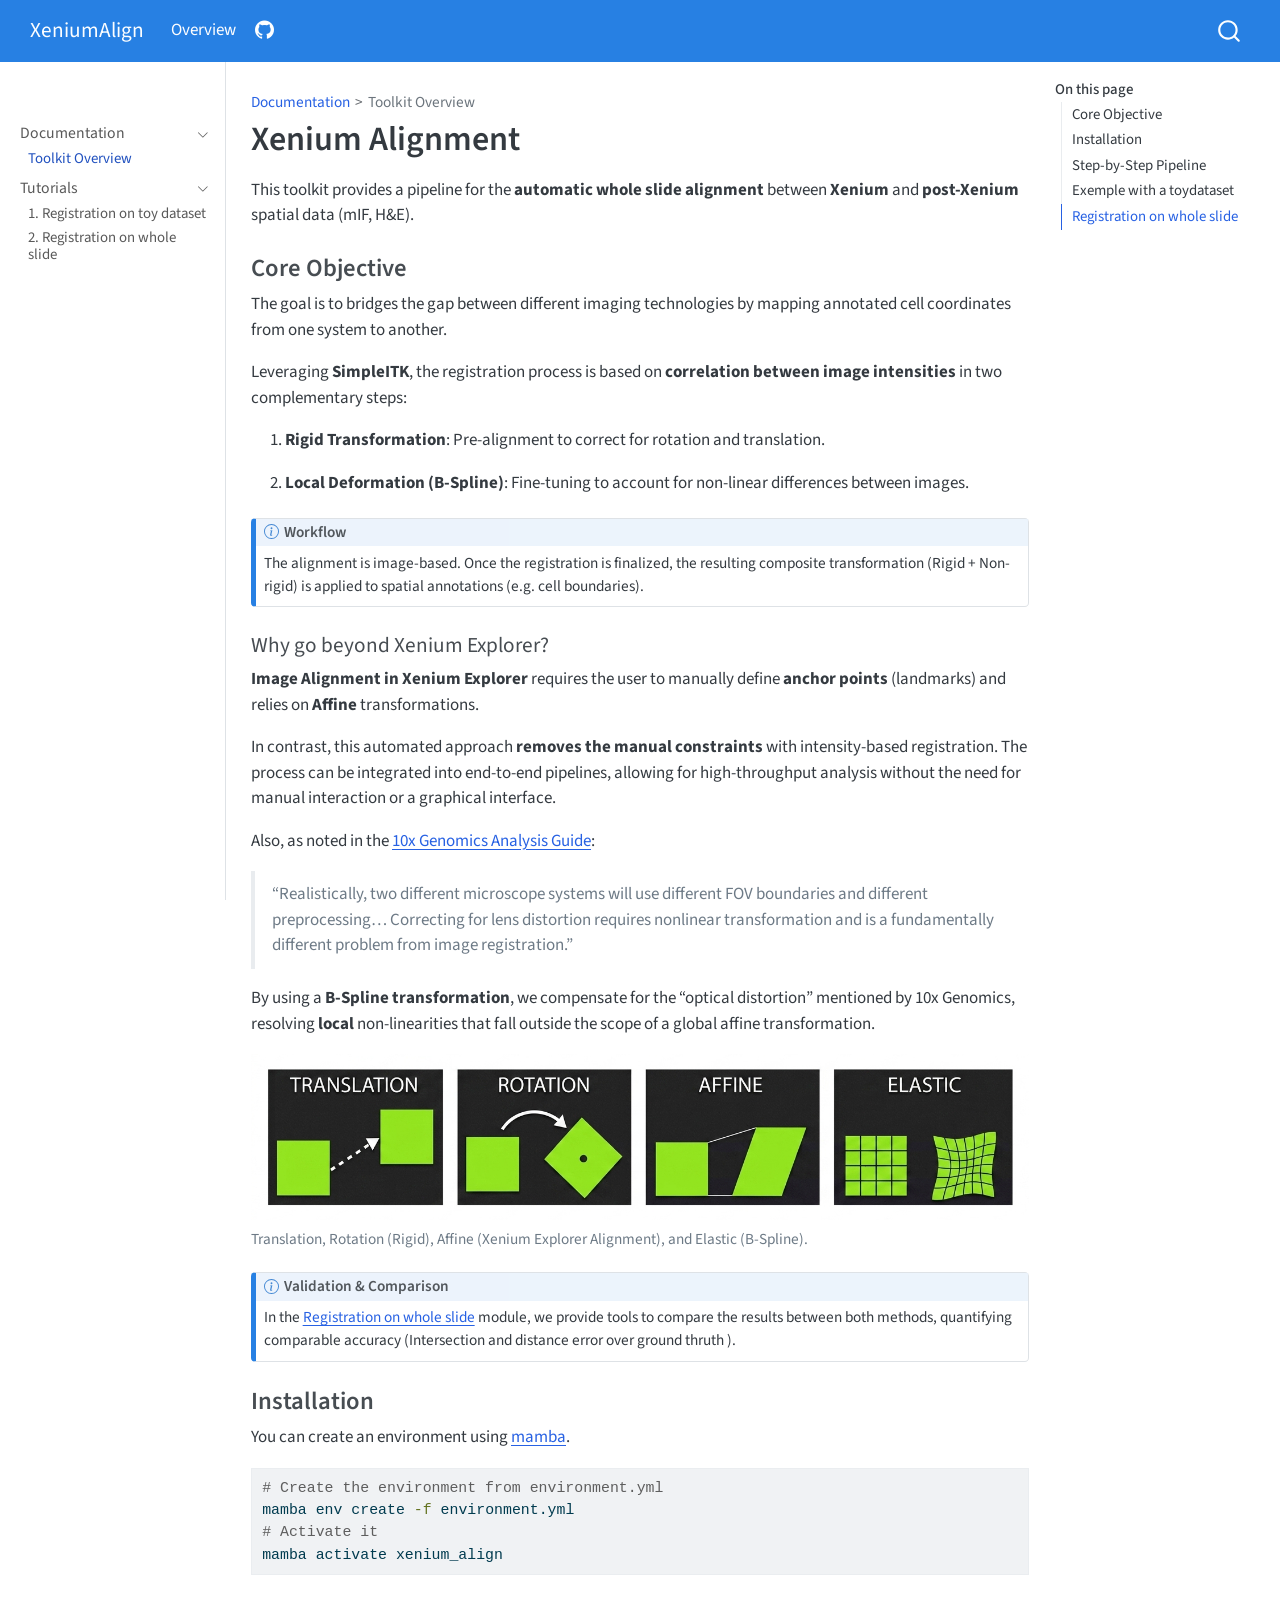
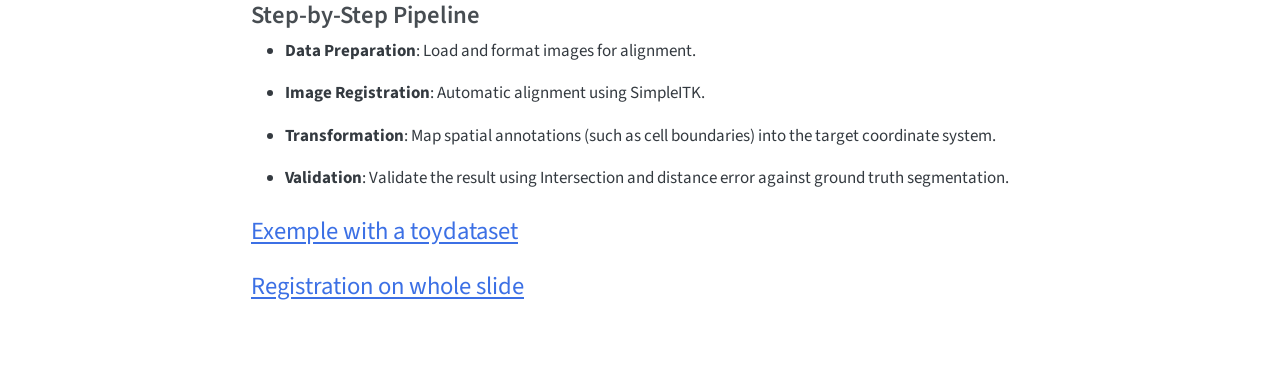
<file: docs/index.html>
<!DOCTYPE html>
<html xmlns="http://www.w3.org/1999/xhtml" lang="en" xml:lang="en"><head>

<meta charset="utf-8">
<meta name="generator" content="quarto-1.6.39">

<meta name="viewport" content="width=device-width, initial-scale=1.0, user-scalable=yes">


<title>Xenium Alignment – XeniumAlign</title>
<style>
code{white-space: pre-wrap;}
span.smallcaps{font-variant: small-caps;}
div.columns{display: flex; gap: min(4vw, 1.5em);}
div.column{flex: auto; overflow-x: auto;}
div.hanging-indent{margin-left: 1.5em; text-indent: -1.5em;}
ul.task-list{list-style: none;}
ul.task-list li input[type="checkbox"] {
  width: 0.8em;
  margin: 0 0.8em 0.2em -1em; /* quarto-specific, see https://github.com/quarto-dev/quarto-cli/issues/4556 */ 
  vertical-align: middle;
}
/* CSS for syntax highlighting */
pre > code.sourceCode { white-space: pre; position: relative; }
pre > code.sourceCode > span { line-height: 1.25; }
pre > code.sourceCode > span:empty { height: 1.2em; }
.sourceCode { overflow: visible; }
code.sourceCode > span { color: inherit; text-decoration: inherit; }
div.sourceCode { margin: 1em 0; }
pre.sourceCode { margin: 0; }
@media screen {
div.sourceCode { overflow: auto; }
}
@media print {
pre > code.sourceCode { white-space: pre-wrap; }
pre > code.sourceCode > span { display: inline-block; text-indent: -5em; padding-left: 5em; }
}
pre.numberSource code
  { counter-reset: source-line 0; }
pre.numberSource code > span
  { position: relative; left: -4em; counter-increment: source-line; }
pre.numberSource code > span > a:first-child::before
  { content: counter(source-line);
    position: relative; left: -1em; text-align: right; vertical-align: baseline;
    border: none; display: inline-block;
    -webkit-touch-callout: none; -webkit-user-select: none;
    -khtml-user-select: none; -moz-user-select: none;
    -ms-user-select: none; user-select: none;
    padding: 0 4px; width: 4em;
  }
pre.numberSource { margin-left: 3em;  padding-left: 4px; }
div.sourceCode
  {   }
@media screen {
pre > code.sourceCode > span > a:first-child::before { text-decoration: underline; }
}
</style>


<script src="site_libs/quarto-nav/quarto-nav.js"></script>
<script src="site_libs/quarto-nav/headroom.min.js"></script>
<script src="site_libs/clipboard/clipboard.min.js"></script>
<script src="site_libs/quarto-search/autocomplete.umd.js"></script>
<script src="site_libs/quarto-search/fuse.min.js"></script>
<script src="site_libs/quarto-search/quarto-search.js"></script>
<meta name="quarto:offset" content="./">
<script src="site_libs/quarto-html/quarto.js"></script>
<script src="site_libs/quarto-html/popper.min.js"></script>
<script src="site_libs/quarto-html/tippy.umd.min.js"></script>
<script src="site_libs/quarto-html/anchor.min.js"></script>
<link href="site_libs/quarto-html/tippy.css" rel="stylesheet">
<link href="site_libs/quarto-html/quarto-syntax-highlighting-e26003cea8cd680ca0c55a263523d882.css" rel="stylesheet" id="quarto-text-highlighting-styles">
<script src="site_libs/bootstrap/bootstrap.min.js"></script>
<link href="site_libs/bootstrap/bootstrap-icons.css" rel="stylesheet">
<link href="site_libs/bootstrap/bootstrap-5389d4ab929c550394c6a762f14605b4.min.css" rel="stylesheet" append-hash="true" id="quarto-bootstrap" data-mode="light">
<script id="quarto-search-options" type="application/json">{
  "location": "navbar",
  "copy-button": false,
  "collapse-after": 3,
  "panel-placement": "end",
  "type": "overlay",
  "limit": 50,
  "keyboard-shortcut": [
    "f",
    "/",
    "s"
  ],
  "show-item-context": false,
  "language": {
    "search-no-results-text": "No results",
    "search-matching-documents-text": "matching documents",
    "search-copy-link-title": "Copy link to search",
    "search-hide-matches-text": "Hide additional matches",
    "search-more-match-text": "more match in this document",
    "search-more-matches-text": "more matches in this document",
    "search-clear-button-title": "Clear",
    "search-text-placeholder": "",
    "search-detached-cancel-button-title": "Cancel",
    "search-submit-button-title": "Submit",
    "search-label": "Search"
  }
}</script>


</head>

<body class="nav-sidebar docked nav-fixed">

<div id="quarto-search-results"></div>
  <header id="quarto-header" class="headroom fixed-top">
    <nav class="navbar navbar-expand-lg " data-bs-theme="dark">
      <div class="navbar-container container-fluid">
      <div class="navbar-brand-container mx-auto">
    <a class="navbar-brand" href="./index.html">
    <span class="navbar-title">XeniumAlign</span>
    </a>
  </div>
            <div id="quarto-search" class="" title="Search"></div>
          <button class="navbar-toggler" type="button" data-bs-toggle="collapse" data-bs-target="#navbarCollapse" aria-controls="navbarCollapse" role="menu" aria-expanded="false" aria-label="Toggle navigation" onclick="if (window.quartoToggleHeadroom) { window.quartoToggleHeadroom(); }">
  <span class="navbar-toggler-icon"></span>
</button>
          <div class="collapse navbar-collapse" id="navbarCollapse">
            <ul class="navbar-nav navbar-nav-scroll me-auto">
  <li class="nav-item">
    <a class="nav-link active" href="./index.html" aria-current="page"> 
<span class="menu-text">Overview</span></a>
  </li>  
  <li class="nav-item compact">
    <a class="nav-link" href="https://github.com/leohermet1/xenium_align"> <i class="bi bi-github" role="img">
</i> 
<span class="menu-text"></span></a>
  </li>  
</ul>
          </div> <!-- /navcollapse -->
            <div class="quarto-navbar-tools">
</div>
      </div> <!-- /container-fluid -->
    </nav>
  <nav class="quarto-secondary-nav">
    <div class="container-fluid d-flex">
      <button type="button" class="quarto-btn-toggle btn" data-bs-toggle="collapse" role="button" data-bs-target=".quarto-sidebar-collapse-item" aria-controls="quarto-sidebar" aria-expanded="false" aria-label="Toggle sidebar navigation" onclick="if (window.quartoToggleHeadroom) { window.quartoToggleHeadroom(); }">
        <i class="bi bi-layout-text-sidebar-reverse"></i>
      </button>
        <nav class="quarto-page-breadcrumbs" aria-label="breadcrumb"><ol class="breadcrumb"><li class="breadcrumb-item"><a href="./index.html">Documentation</a></li><li class="breadcrumb-item"><a href="./index.html">Toolkit Overview</a></li></ol></nav>
        <a class="flex-grow-1" role="navigation" data-bs-toggle="collapse" data-bs-target=".quarto-sidebar-collapse-item" aria-controls="quarto-sidebar" aria-expanded="false" aria-label="Toggle sidebar navigation" onclick="if (window.quartoToggleHeadroom) { window.quartoToggleHeadroom(); }">      
        </a>
      <button type="button" class="btn quarto-search-button" aria-label="Search" onclick="window.quartoOpenSearch();">
        <i class="bi bi-search"></i>
      </button>
    </div>
  </nav>
</header>
<!-- content -->
<div id="quarto-content" class="quarto-container page-columns page-rows-contents page-layout-article page-navbar">
<!-- sidebar -->
  <nav id="quarto-sidebar" class="sidebar collapse collapse-horizontal quarto-sidebar-collapse-item sidebar-navigation docked overflow-auto">
        <div class="mt-2 flex-shrink-0 align-items-center">
        <div class="sidebar-search">
        <div id="quarto-search" class="" title="Search"></div>
        </div>
        </div>
    <div class="sidebar-menu-container"> 
    <ul class="list-unstyled mt-1">
        <li class="sidebar-item sidebar-item-section">
      <div class="sidebar-item-container"> 
            <a class="sidebar-item-text sidebar-link text-start" data-bs-toggle="collapse" data-bs-target="#quarto-sidebar-section-1" role="navigation" aria-expanded="true">
 <span class="menu-text">Documentation</span></a>
          <a class="sidebar-item-toggle text-start" data-bs-toggle="collapse" data-bs-target="#quarto-sidebar-section-1" role="navigation" aria-expanded="true" aria-label="Toggle section">
            <i class="bi bi-chevron-right ms-2"></i>
          </a> 
      </div>
      <ul id="quarto-sidebar-section-1" class="collapse list-unstyled sidebar-section depth1 show">  
          <li class="sidebar-item">
  <div class="sidebar-item-container"> 
  <a href="./index.html" class="sidebar-item-text sidebar-link active">
 <span class="menu-text">Toolkit Overview</span></a>
  </div>
</li>
      </ul>
  </li>
        <li class="sidebar-item sidebar-item-section">
      <div class="sidebar-item-container"> 
            <a class="sidebar-item-text sidebar-link text-start" data-bs-toggle="collapse" data-bs-target="#quarto-sidebar-section-2" role="navigation" aria-expanded="true">
 <span class="menu-text">Tutorials</span></a>
          <a class="sidebar-item-toggle text-start" data-bs-toggle="collapse" data-bs-target="#quarto-sidebar-section-2" role="navigation" aria-expanded="true" aria-label="Toggle section">
            <i class="bi bi-chevron-right ms-2"></i>
          </a> 
      </div>
      <ul id="quarto-sidebar-section-2" class="collapse list-unstyled sidebar-section depth1 show">  
          <li class="sidebar-item">
  <div class="sidebar-item-container"> 
  <a href="./analysis/01_ToyDataset.html" class="sidebar-item-text sidebar-link">
 <span class="menu-text">1. Registration on toy dataset</span></a>
  </div>
</li>
          <li class="sidebar-item">
  <div class="sidebar-item-container"> 
  <a href="./analysis/02_WholeSlide.html" class="sidebar-item-text sidebar-link">
 <span class="menu-text">2. Registration on whole slide</span></a>
  </div>
</li>
      </ul>
  </li>
    </ul>
    </div>
</nav>
<div id="quarto-sidebar-glass" class="quarto-sidebar-collapse-item" data-bs-toggle="collapse" data-bs-target=".quarto-sidebar-collapse-item"></div>
<!-- margin-sidebar -->
    <div id="quarto-margin-sidebar" class="sidebar margin-sidebar">
        <nav id="TOC" role="doc-toc" class="toc-active">
    <h2 id="toc-title">On this page</h2>
   
  <ul>
  <li><a href="#core-objective" id="toc-core-objective" class="nav-link active" data-scroll-target="#core-objective">Core Objective</a></li>
  <li><a href="#installation" id="toc-installation" class="nav-link" data-scroll-target="#installation">Installation</a></li>
  <li><a href="#step-by-step-pipeline" id="toc-step-by-step-pipeline" class="nav-link" data-scroll-target="#step-by-step-pipeline">Step-by-Step Pipeline</a></li>
  <li><a href="#exemple-with-a-toydataset" id="toc-exemple-with-a-toydataset" class="nav-link" data-scroll-target="#exemple-with-a-toydataset">Exemple with a toydataset</a></li>
  <li><a href="#registration-on-whole-slide" id="toc-registration-on-whole-slide" class="nav-link" data-scroll-target="#registration-on-whole-slide">Registration on whole slide</a></li>
  </ul>
</nav>
    </div>
<!-- main -->
<main class="content" id="quarto-document-content">

<header id="title-block-header" class="quarto-title-block default"><nav class="quarto-page-breadcrumbs quarto-title-breadcrumbs d-none d-lg-block" aria-label="breadcrumb"><ol class="breadcrumb"><li class="breadcrumb-item"><a href="./index.html">Documentation</a></li><li class="breadcrumb-item"><a href="./index.html">Toolkit Overview</a></li></ol></nav>
<div class="quarto-title">
<h1 class="title">Xenium Alignment</h1>
</div>



<div class="quarto-title-meta">

    
  
    
  </div>
  


</header>


<p>This toolkit provides a pipeline for the <strong>automatic whole slide alignment</strong> between <strong>Xenium</strong> and <strong>post-Xenium</strong> spatial data (mIF, H&amp;E).</p>
<section id="core-objective" class="level3">
<h3 class="anchored" data-anchor-id="core-objective">Core Objective</h3>
<p>The goal is to bridges the gap between different imaging technologies by mapping annotated cell coordinates from one system to another.</p>
<p>Leveraging <strong>SimpleITK</strong>, the registration process is based on <strong>correlation between image intensities</strong> in two complementary steps:</p>
<ol type="1">
<li><p><strong>Rigid Transformation</strong>: Pre-alignment to correct for rotation and translation.</p></li>
<li><p><strong>Local Deformation (B-Spline)</strong>: Fine-tuning to account for non-linear differences between images.</p></li>
</ol>
<div class="callout callout-style-default callout-note callout-titled">
<div class="callout-header d-flex align-content-center">
<div class="callout-icon-container">
<i class="callout-icon"></i>
</div>
<div class="callout-title-container flex-fill">
Workflow
</div>
</div>
<div class="callout-body-container callout-body">
<p>The alignment is image-based. Once the registration is finalized, the resulting composite transformation (Rigid + Non-rigid) is applied to spatial annotations (e.g.&nbsp;cell boundaries).</p>
</div>
</div>
<section id="why-go-beyond-xenium-explorer" class="level4">
<h4 class="anchored" data-anchor-id="why-go-beyond-xenium-explorer">Why go beyond Xenium Explorer?</h4>
<p><strong>Image Alignment in Xenium Explorer</strong> requires the user to manually define <strong>anchor points</strong> (landmarks) and relies on <strong>Affine</strong> transformations.</p>
<p>In contrast, this automated approach <strong>removes the manual constraints</strong> with intensity-based registration. The process can be integrated into end-to-end pipelines, allowing for high-throughput analysis without the need for manual interaction or a graphical interface.</p>
<p>Also, as noted in the <a href="https://www.10xgenomics.com/analysis-guides/he-to-xenium-dapi-image-registration-with-fiji">10x Genomics Analysis Guide</a>:</p>
<blockquote class="blockquote">
<p>“Realistically, two different microscope systems will use different FOV boundaries and different preprocessing… Correcting for lens distortion requires nonlinear transformation and is a fundamentally different problem from image registration.”</p>
</blockquote>
<p>By using a <strong>B-Spline transformation</strong>, we compensate for the “optical distortion” mentioned by 10x Genomics, resolving <strong>local</strong> non-linearities that fall outside the scope of a global affine transformation.</p>
<div class="quarto-figure quarto-figure-center">
<figure class="figure">
<p><img src="images/transformation_types.png" class="img-fluid figure-img" alt="Illustration of transformation types."></p>
<figcaption>Translation, Rotation (Rigid), Affine (Xenium Explorer Alignment), and Elastic (B-Spline).</figcaption>
</figure>
</div>
<div class="callout callout-style-default callout-note callout-titled">
<div class="callout-header d-flex align-content-center">
<div class="callout-icon-container">
<i class="callout-icon"></i>
</div>
<div class="callout-title-container flex-fill">
Validation &amp; Comparison
</div>
</div>
<div class="callout-body-container callout-body">
<p>In the <a href="./analysis/02_WholeSlide.html">Registration on whole slide</a> module, we provide tools to compare the results between both methods, quantifying comparable accuracy (Intersection and distance error over ground thruth ).</p>
</div>
</div>
</section>
</section>
<section id="installation" class="level3">
<h3 class="anchored" data-anchor-id="installation">Installation</h3>
<p>You can create an environment using <a href="https://mamba.readthedocs.io/">mamba</a>.</p>
<div class="sourceCode" id="cb1"><pre class="sourceCode bash code-with-copy"><code class="sourceCode bash"><span id="cb1-1"><a href="#cb1-1" aria-hidden="true" tabindex="-1"></a><span class="co"># Create the environment from environment.yml</span></span>
<span id="cb1-2"><a href="#cb1-2" aria-hidden="true" tabindex="-1"></a><span class="ex">mamba</span> env create <span class="at">-f</span> environment.yml</span>
<span id="cb1-3"><a href="#cb1-3" aria-hidden="true" tabindex="-1"></a><span class="co"># Activate it</span></span>
<span id="cb1-4"><a href="#cb1-4" aria-hidden="true" tabindex="-1"></a><span class="ex">mamba</span> activate xenium_align</span></code><button title="Copy to Clipboard" class="code-copy-button"><i class="bi"></i></button></pre></div>
</section>
<section id="step-by-step-pipeline" class="level3">
<h3 class="anchored" data-anchor-id="step-by-step-pipeline">Step-by-Step Pipeline</h3>
<ul>
<li><p><strong>Data Preparation</strong>: Load and format images for alignment.</p></li>
<li><p><strong>Image Registration</strong>: Automatic alignment using SimpleITK.</p></li>
<li><p><strong>Transformation</strong>: Map spatial annotations (such as cell boundaries) into the target coordinate system.</p></li>
<li><p><strong>Validation</strong>: Validate the result using Intersection and distance error against ground truth segmentation.</p></li>
</ul>
</section>
<section id="exemple-with-a-toydataset" class="level3">
<h3 class="anchored" data-anchor-id="exemple-with-a-toydataset"><a href="./analysis/01_ToyDataset.html">Exemple with a toydataset</a></h3>
</section>
<section id="registration-on-whole-slide" class="level3">
<h3 class="anchored" data-anchor-id="registration-on-whole-slide"><a href="./analysis/02_WholeSlide.html">Registration on whole slide</a></h3>


</section>

</main> <!-- /main -->
<script id="quarto-html-after-body" type="application/javascript">
window.document.addEventListener("DOMContentLoaded", function (event) {
  const toggleBodyColorMode = (bsSheetEl) => {
    const mode = bsSheetEl.getAttribute("data-mode");
    const bodyEl = window.document.querySelector("body");
    if (mode === "dark") {
      bodyEl.classList.add("quarto-dark");
      bodyEl.classList.remove("quarto-light");
    } else {
      bodyEl.classList.add("quarto-light");
      bodyEl.classList.remove("quarto-dark");
    }
  }
  const toggleBodyColorPrimary = () => {
    const bsSheetEl = window.document.querySelector("link#quarto-bootstrap");
    if (bsSheetEl) {
      toggleBodyColorMode(bsSheetEl);
    }
  }
  toggleBodyColorPrimary();  
  const icon = "";
  const anchorJS = new window.AnchorJS();
  anchorJS.options = {
    placement: 'right',
    icon: icon
  };
  anchorJS.add('.anchored');
  const isCodeAnnotation = (el) => {
    for (const clz of el.classList) {
      if (clz.startsWith('code-annotation-')) {                     
        return true;
      }
    }
    return false;
  }
  const onCopySuccess = function(e) {
    // button target
    const button = e.trigger;
    // don't keep focus
    button.blur();
    // flash "checked"
    button.classList.add('code-copy-button-checked');
    var currentTitle = button.getAttribute("title");
    button.setAttribute("title", "Copied!");
    let tooltip;
    if (window.bootstrap) {
      button.setAttribute("data-bs-toggle", "tooltip");
      button.setAttribute("data-bs-placement", "left");
      button.setAttribute("data-bs-title", "Copied!");
      tooltip = new bootstrap.Tooltip(button, 
        { trigger: "manual", 
          customClass: "code-copy-button-tooltip",
          offset: [0, -8]});
      tooltip.show();    
    }
    setTimeout(function() {
      if (tooltip) {
        tooltip.hide();
        button.removeAttribute("data-bs-title");
        button.removeAttribute("data-bs-toggle");
        button.removeAttribute("data-bs-placement");
      }
      button.setAttribute("title", currentTitle);
      button.classList.remove('code-copy-button-checked');
    }, 1000);
    // clear code selection
    e.clearSelection();
  }
  const getTextToCopy = function(trigger) {
      const codeEl = trigger.previousElementSibling.cloneNode(true);
      for (const childEl of codeEl.children) {
        if (isCodeAnnotation(childEl)) {
          childEl.remove();
        }
      }
      return codeEl.innerText;
  }
  const clipboard = new window.ClipboardJS('.code-copy-button:not([data-in-quarto-modal])', {
    text: getTextToCopy
  });
  clipboard.on('success', onCopySuccess);
  if (window.document.getElementById('quarto-embedded-source-code-modal')) {
    const clipboardModal = new window.ClipboardJS('.code-copy-button[data-in-quarto-modal]', {
      text: getTextToCopy,
      container: window.document.getElementById('quarto-embedded-source-code-modal')
    });
    clipboardModal.on('success', onCopySuccess);
  }
    var localhostRegex = new RegExp(/^(?:http|https):\/\/localhost\:?[0-9]*\//);
    var mailtoRegex = new RegExp(/^mailto:/);
      var filterRegex = new RegExp('/' + window.location.host + '/');
    var isInternal = (href) => {
        return filterRegex.test(href) || localhostRegex.test(href) || mailtoRegex.test(href);
    }
    // Inspect non-navigation links and adorn them if external
 	var links = window.document.querySelectorAll('a[href]:not(.nav-link):not(.navbar-brand):not(.toc-action):not(.sidebar-link):not(.sidebar-item-toggle):not(.pagination-link):not(.no-external):not([aria-hidden]):not(.dropdown-item):not(.quarto-navigation-tool):not(.about-link)');
    for (var i=0; i<links.length; i++) {
      const link = links[i];
      if (!isInternal(link.href)) {
        // undo the damage that might have been done by quarto-nav.js in the case of
        // links that we want to consider external
        if (link.dataset.originalHref !== undefined) {
          link.href = link.dataset.originalHref;
        }
      }
    }
  function tippyHover(el, contentFn, onTriggerFn, onUntriggerFn) {
    const config = {
      allowHTML: true,
      maxWidth: 500,
      delay: 100,
      arrow: false,
      appendTo: function(el) {
          return el.parentElement;
      },
      interactive: true,
      interactiveBorder: 10,
      theme: 'quarto',
      placement: 'bottom-start',
    };
    if (contentFn) {
      config.content = contentFn;
    }
    if (onTriggerFn) {
      config.onTrigger = onTriggerFn;
    }
    if (onUntriggerFn) {
      config.onUntrigger = onUntriggerFn;
    }
    window.tippy(el, config); 
  }
  const noterefs = window.document.querySelectorAll('a[role="doc-noteref"]');
  for (var i=0; i<noterefs.length; i++) {
    const ref = noterefs[i];
    tippyHover(ref, function() {
      // use id or data attribute instead here
      let href = ref.getAttribute('data-footnote-href') || ref.getAttribute('href');
      try { href = new URL(href).hash; } catch {}
      const id = href.replace(/^#\/?/, "");
      const note = window.document.getElementById(id);
      if (note) {
        return note.innerHTML;
      } else {
        return "";
      }
    });
  }
  const xrefs = window.document.querySelectorAll('a.quarto-xref');
  const processXRef = (id, note) => {
    // Strip column container classes
    const stripColumnClz = (el) => {
      el.classList.remove("page-full", "page-columns");
      if (el.children) {
        for (const child of el.children) {
          stripColumnClz(child);
        }
      }
    }
    stripColumnClz(note)
    if (id === null || id.startsWith('sec-')) {
      // Special case sections, only their first couple elements
      const container = document.createElement("div");
      if (note.children && note.children.length > 2) {
        container.appendChild(note.children[0].cloneNode(true));
        for (let i = 1; i < note.children.length; i++) {
          const child = note.children[i];
          if (child.tagName === "P" && child.innerText === "") {
            continue;
          } else {
            container.appendChild(child.cloneNode(true));
            break;
          }
        }
        if (window.Quarto?.typesetMath) {
          window.Quarto.typesetMath(container);
        }
        return container.innerHTML
      } else {
        if (window.Quarto?.typesetMath) {
          window.Quarto.typesetMath(note);
        }
        return note.innerHTML;
      }
    } else {
      // Remove any anchor links if they are present
      const anchorLink = note.querySelector('a.anchorjs-link');
      if (anchorLink) {
        anchorLink.remove();
      }
      if (window.Quarto?.typesetMath) {
        window.Quarto.typesetMath(note);
      }
      if (note.classList.contains("callout")) {
        return note.outerHTML;
      } else {
        return note.innerHTML;
      }
    }
  }
  for (var i=0; i<xrefs.length; i++) {
    const xref = xrefs[i];
    tippyHover(xref, undefined, function(instance) {
      instance.disable();
      let url = xref.getAttribute('href');
      let hash = undefined; 
      if (url.startsWith('#')) {
        hash = url;
      } else {
        try { hash = new URL(url).hash; } catch {}
      }
      if (hash) {
        const id = hash.replace(/^#\/?/, "");
        const note = window.document.getElementById(id);
        if (note !== null) {
          try {
            const html = processXRef(id, note.cloneNode(true));
            instance.setContent(html);
          } finally {
            instance.enable();
            instance.show();
          }
        } else {
          // See if we can fetch this
          fetch(url.split('#')[0])
          .then(res => res.text())
          .then(html => {
            const parser = new DOMParser();
            const htmlDoc = parser.parseFromString(html, "text/html");
            const note = htmlDoc.getElementById(id);
            if (note !== null) {
              const html = processXRef(id, note);
              instance.setContent(html);
            } 
          }).finally(() => {
            instance.enable();
            instance.show();
          });
        }
      } else {
        // See if we can fetch a full url (with no hash to target)
        // This is a special case and we should probably do some content thinning / targeting
        fetch(url)
        .then(res => res.text())
        .then(html => {
          const parser = new DOMParser();
          const htmlDoc = parser.parseFromString(html, "text/html");
          const note = htmlDoc.querySelector('main.content');
          if (note !== null) {
            // This should only happen for chapter cross references
            // (since there is no id in the URL)
            // remove the first header
            if (note.children.length > 0 && note.children[0].tagName === "HEADER") {
              note.children[0].remove();
            }
            const html = processXRef(null, note);
            instance.setContent(html);
          } 
        }).finally(() => {
          instance.enable();
          instance.show();
        });
      }
    }, function(instance) {
    });
  }
      let selectedAnnoteEl;
      const selectorForAnnotation = ( cell, annotation) => {
        let cellAttr = 'data-code-cell="' + cell + '"';
        let lineAttr = 'data-code-annotation="' +  annotation + '"';
        const selector = 'span[' + cellAttr + '][' + lineAttr + ']';
        return selector;
      }
      const selectCodeLines = (annoteEl) => {
        const doc = window.document;
        const targetCell = annoteEl.getAttribute("data-target-cell");
        const targetAnnotation = annoteEl.getAttribute("data-target-annotation");
        const annoteSpan = window.document.querySelector(selectorForAnnotation(targetCell, targetAnnotation));
        const lines = annoteSpan.getAttribute("data-code-lines").split(",");
        const lineIds = lines.map((line) => {
          return targetCell + "-" + line;
        })
        let top = null;
        let height = null;
        let parent = null;
        if (lineIds.length > 0) {
            //compute the position of the single el (top and bottom and make a div)
            const el = window.document.getElementById(lineIds[0]);
            top = el.offsetTop;
            height = el.offsetHeight;
            parent = el.parentElement.parentElement;
          if (lineIds.length > 1) {
            const lastEl = window.document.getElementById(lineIds[lineIds.length - 1]);
            const bottom = lastEl.offsetTop + lastEl.offsetHeight;
            height = bottom - top;
          }
          if (top !== null && height !== null && parent !== null) {
            // cook up a div (if necessary) and position it 
            let div = window.document.getElementById("code-annotation-line-highlight");
            if (div === null) {
              div = window.document.createElement("div");
              div.setAttribute("id", "code-annotation-line-highlight");
              div.style.position = 'absolute';
              parent.appendChild(div);
            }
            div.style.top = top - 2 + "px";
            div.style.height = height + 4 + "px";
            div.style.left = 0;
            let gutterDiv = window.document.getElementById("code-annotation-line-highlight-gutter");
            if (gutterDiv === null) {
              gutterDiv = window.document.createElement("div");
              gutterDiv.setAttribute("id", "code-annotation-line-highlight-gutter");
              gutterDiv.style.position = 'absolute';
              const codeCell = window.document.getElementById(targetCell);
              const gutter = codeCell.querySelector('.code-annotation-gutter');
              gutter.appendChild(gutterDiv);
            }
            gutterDiv.style.top = top - 2 + "px";
            gutterDiv.style.height = height + 4 + "px";
          }
          selectedAnnoteEl = annoteEl;
        }
      };
      const unselectCodeLines = () => {
        const elementsIds = ["code-annotation-line-highlight", "code-annotation-line-highlight-gutter"];
        elementsIds.forEach((elId) => {
          const div = window.document.getElementById(elId);
          if (div) {
            div.remove();
          }
        });
        selectedAnnoteEl = undefined;
      };
        // Handle positioning of the toggle
    window.addEventListener(
      "resize",
      throttle(() => {
        elRect = undefined;
        if (selectedAnnoteEl) {
          selectCodeLines(selectedAnnoteEl);
        }
      }, 10)
    );
    function throttle(fn, ms) {
    let throttle = false;
    let timer;
      return (...args) => {
        if(!throttle) { // first call gets through
            fn.apply(this, args);
            throttle = true;
        } else { // all the others get throttled
            if(timer) clearTimeout(timer); // cancel #2
            timer = setTimeout(() => {
              fn.apply(this, args);
              timer = throttle = false;
            }, ms);
        }
      };
    }
      // Attach click handler to the DT
      const annoteDls = window.document.querySelectorAll('dt[data-target-cell]');
      for (const annoteDlNode of annoteDls) {
        annoteDlNode.addEventListener('click', (event) => {
          const clickedEl = event.target;
          if (clickedEl !== selectedAnnoteEl) {
            unselectCodeLines();
            const activeEl = window.document.querySelector('dt[data-target-cell].code-annotation-active');
            if (activeEl) {
              activeEl.classList.remove('code-annotation-active');
            }
            selectCodeLines(clickedEl);
            clickedEl.classList.add('code-annotation-active');
          } else {
            // Unselect the line
            unselectCodeLines();
            clickedEl.classList.remove('code-annotation-active');
          }
        });
      }
  const findCites = (el) => {
    const parentEl = el.parentElement;
    if (parentEl) {
      const cites = parentEl.dataset.cites;
      if (cites) {
        return {
          el,
          cites: cites.split(' ')
        };
      } else {
        return findCites(el.parentElement)
      }
    } else {
      return undefined;
    }
  };
  var bibliorefs = window.document.querySelectorAll('a[role="doc-biblioref"]');
  for (var i=0; i<bibliorefs.length; i++) {
    const ref = bibliorefs[i];
    const citeInfo = findCites(ref);
    if (citeInfo) {
      tippyHover(citeInfo.el, function() {
        var popup = window.document.createElement('div');
        citeInfo.cites.forEach(function(cite) {
          var citeDiv = window.document.createElement('div');
          citeDiv.classList.add('hanging-indent');
          citeDiv.classList.add('csl-entry');
          var biblioDiv = window.document.getElementById('ref-' + cite);
          if (biblioDiv) {
            citeDiv.innerHTML = biblioDiv.innerHTML;
          }
          popup.appendChild(citeDiv);
        });
        return popup.innerHTML;
      });
    }
  }
});
</script>
</div> <!-- /content -->




</body></html>
</file>
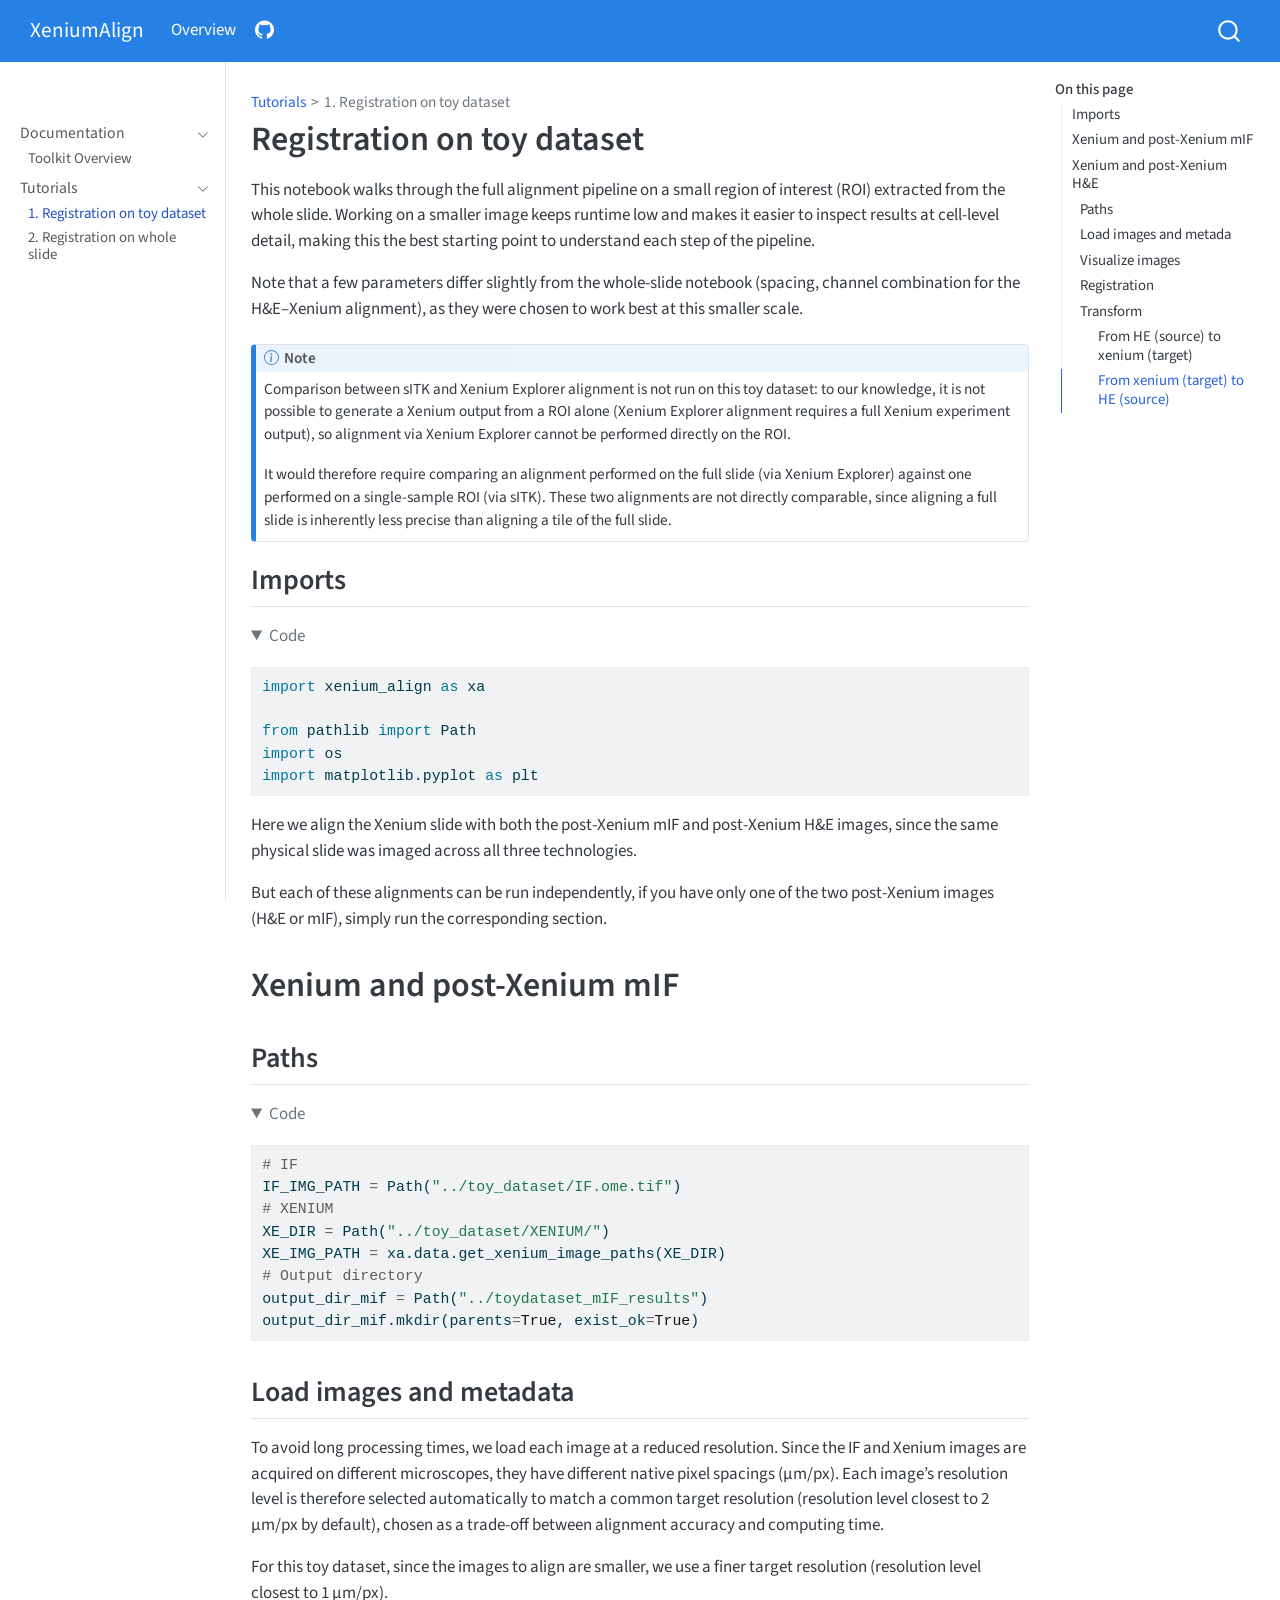
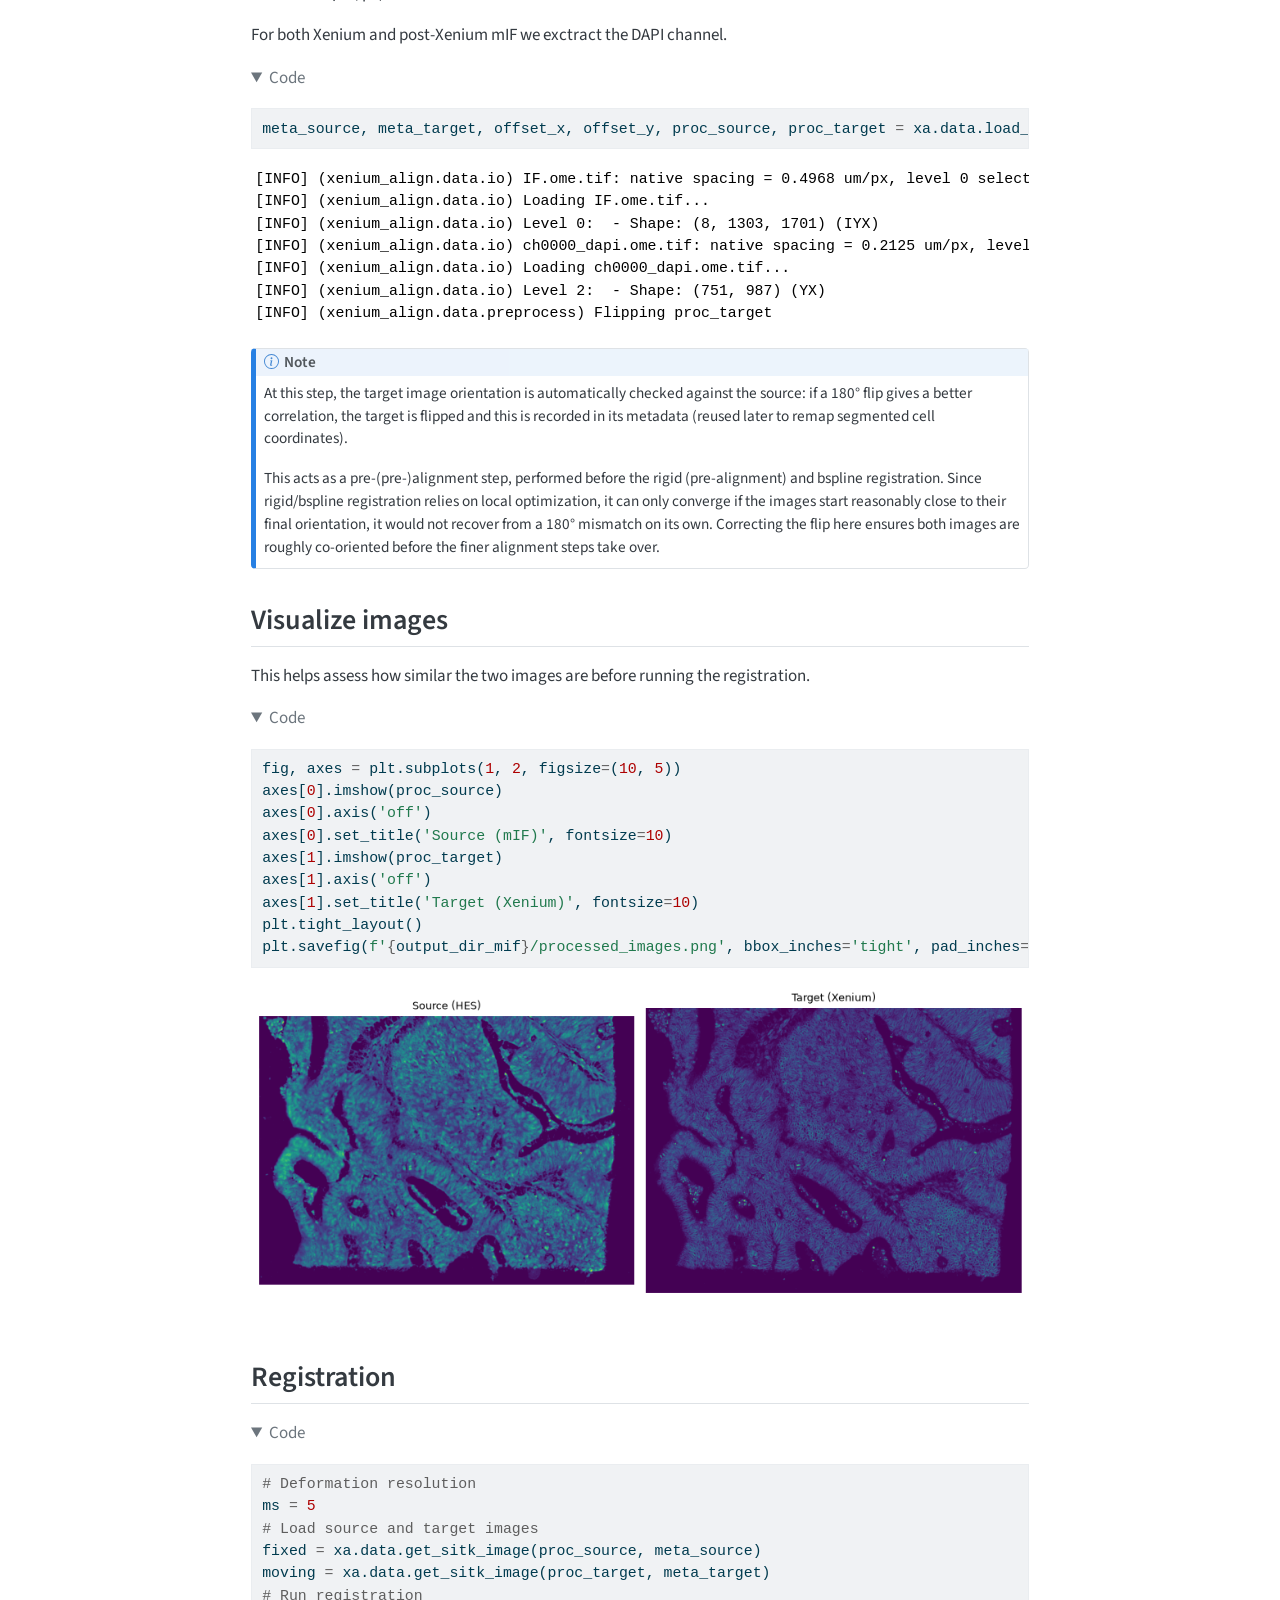
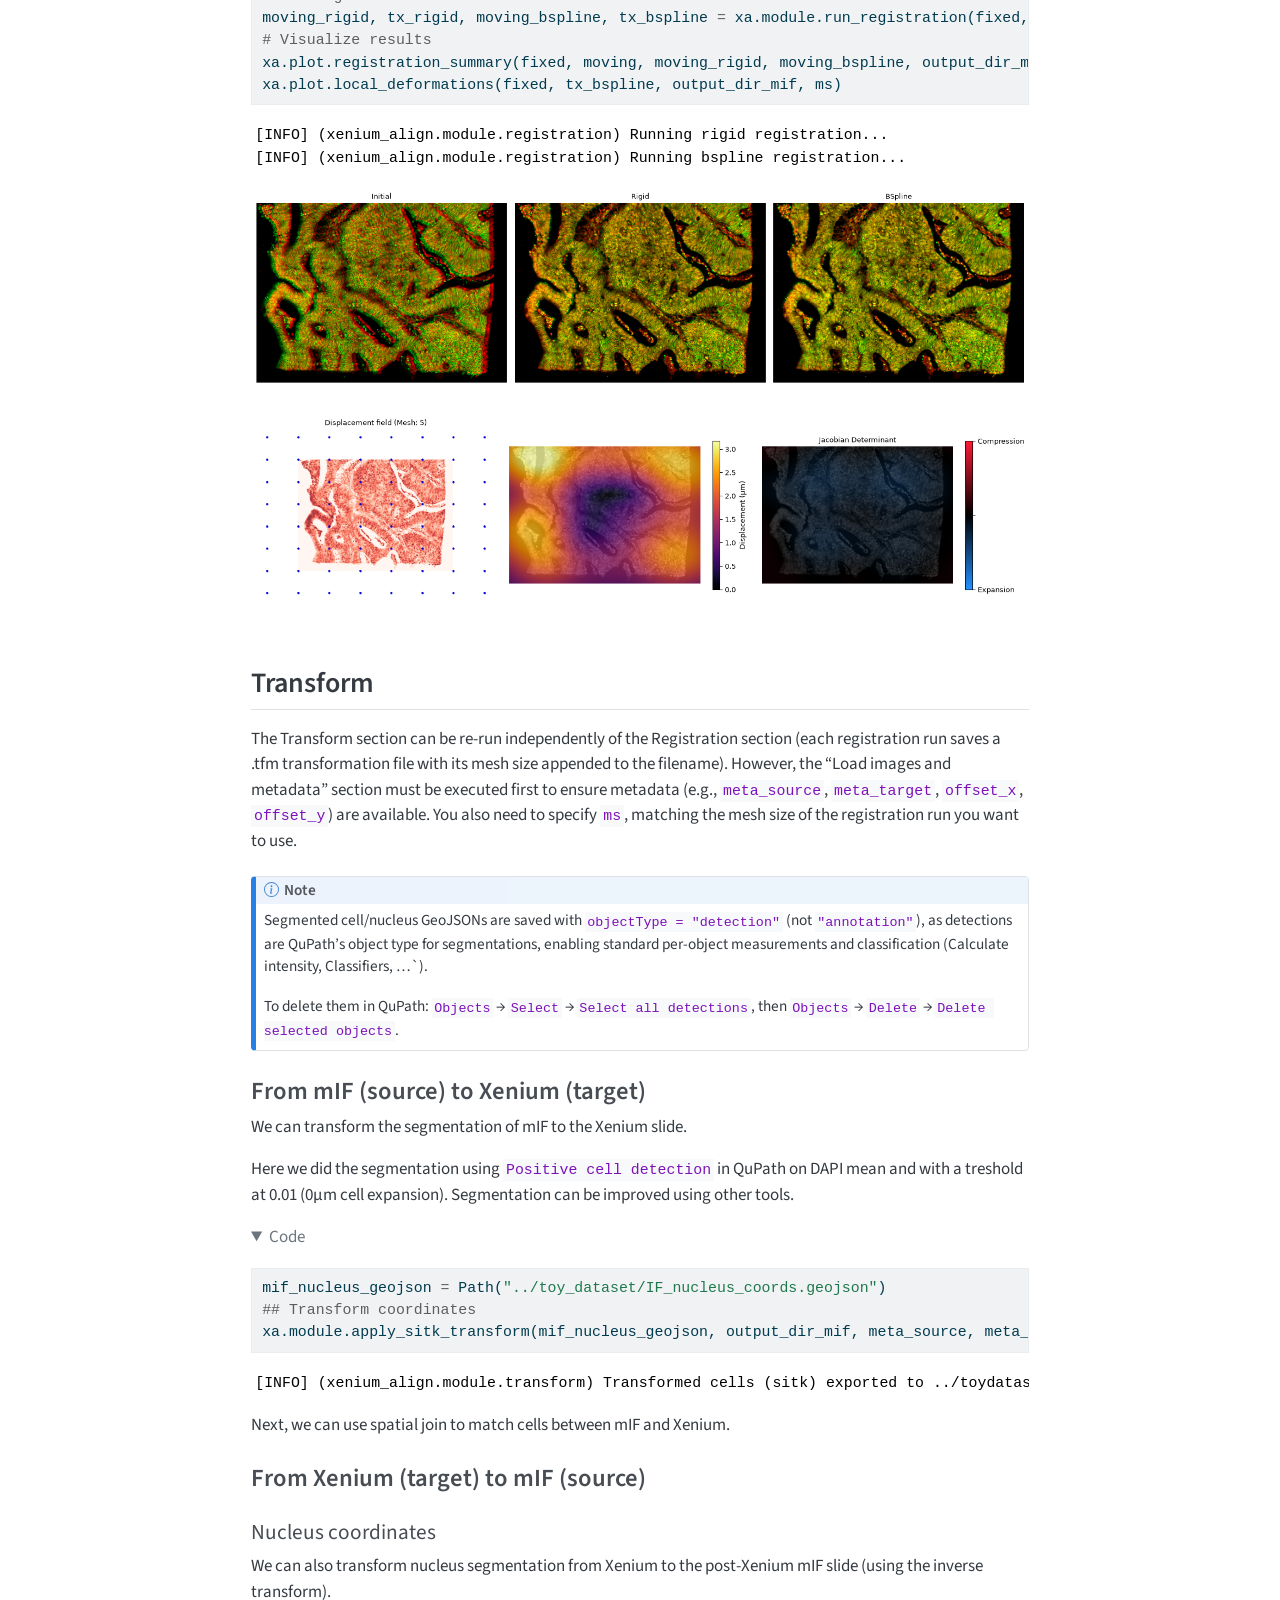
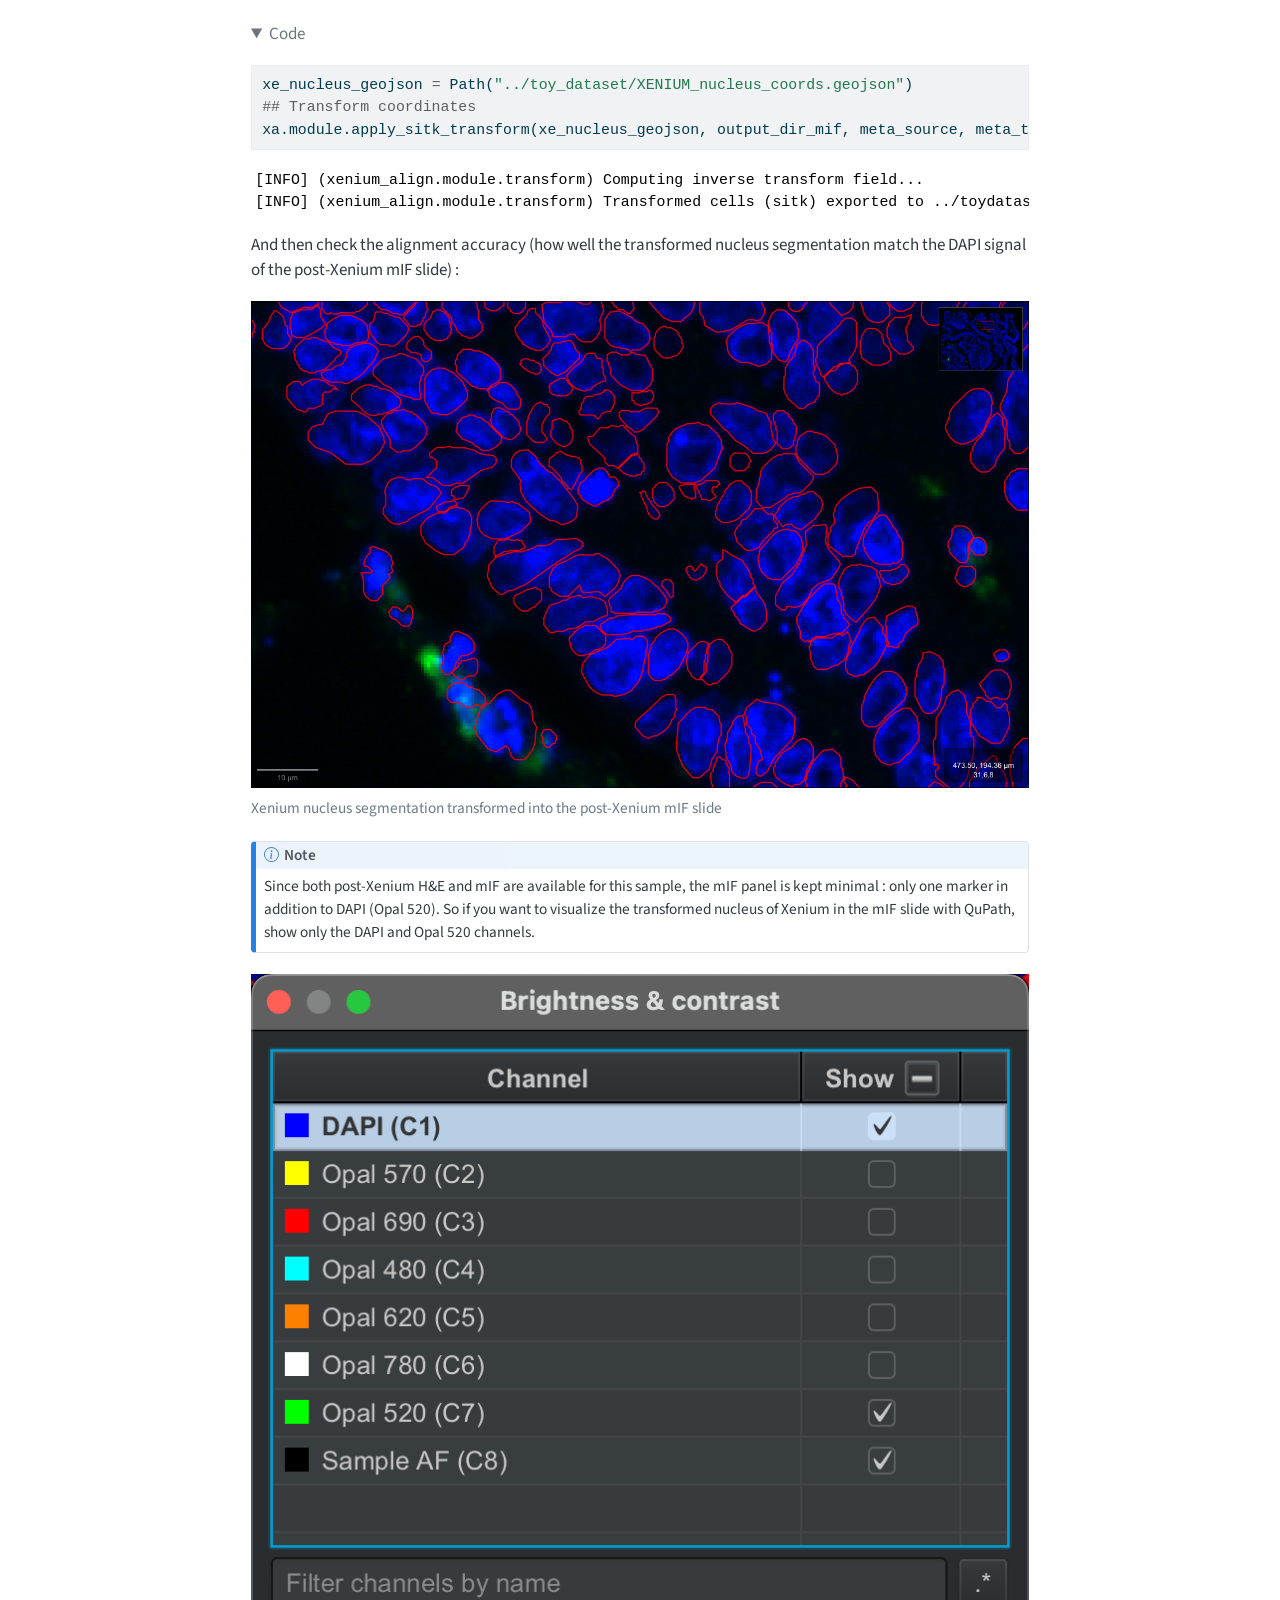
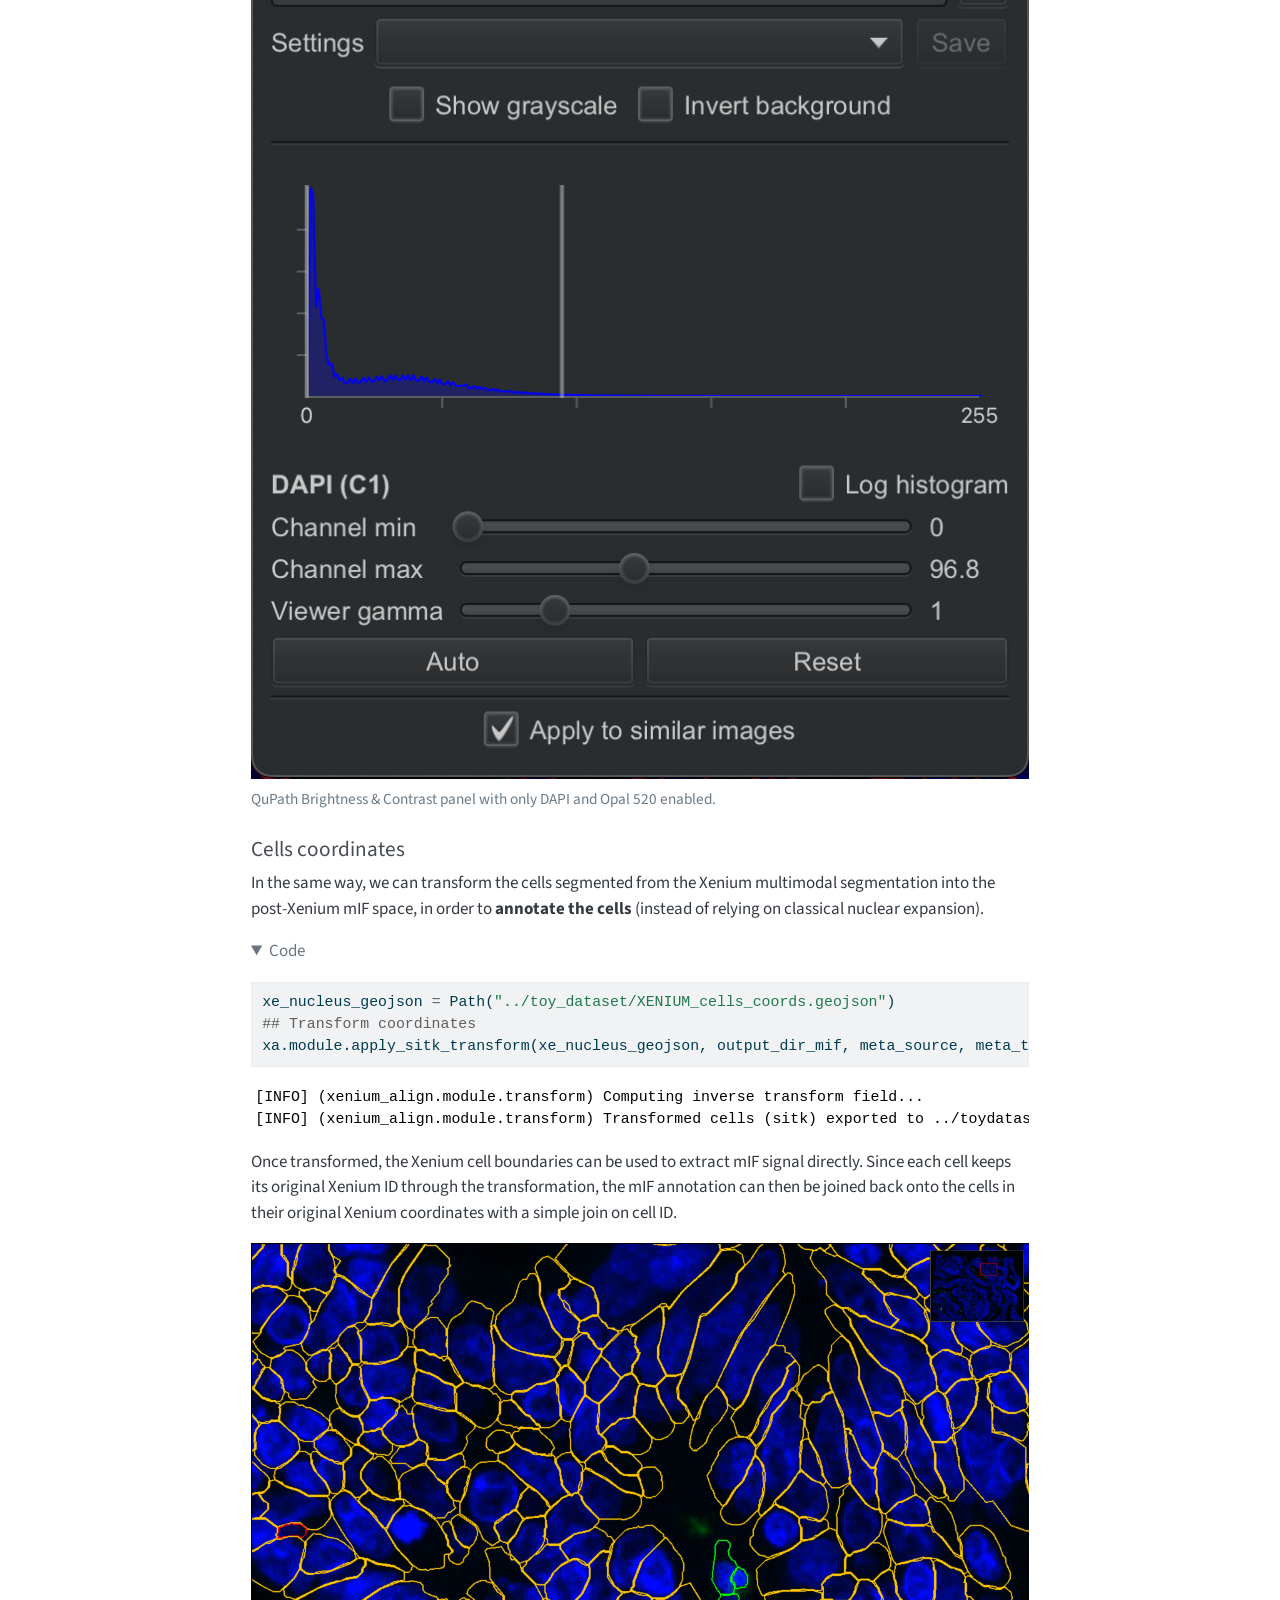
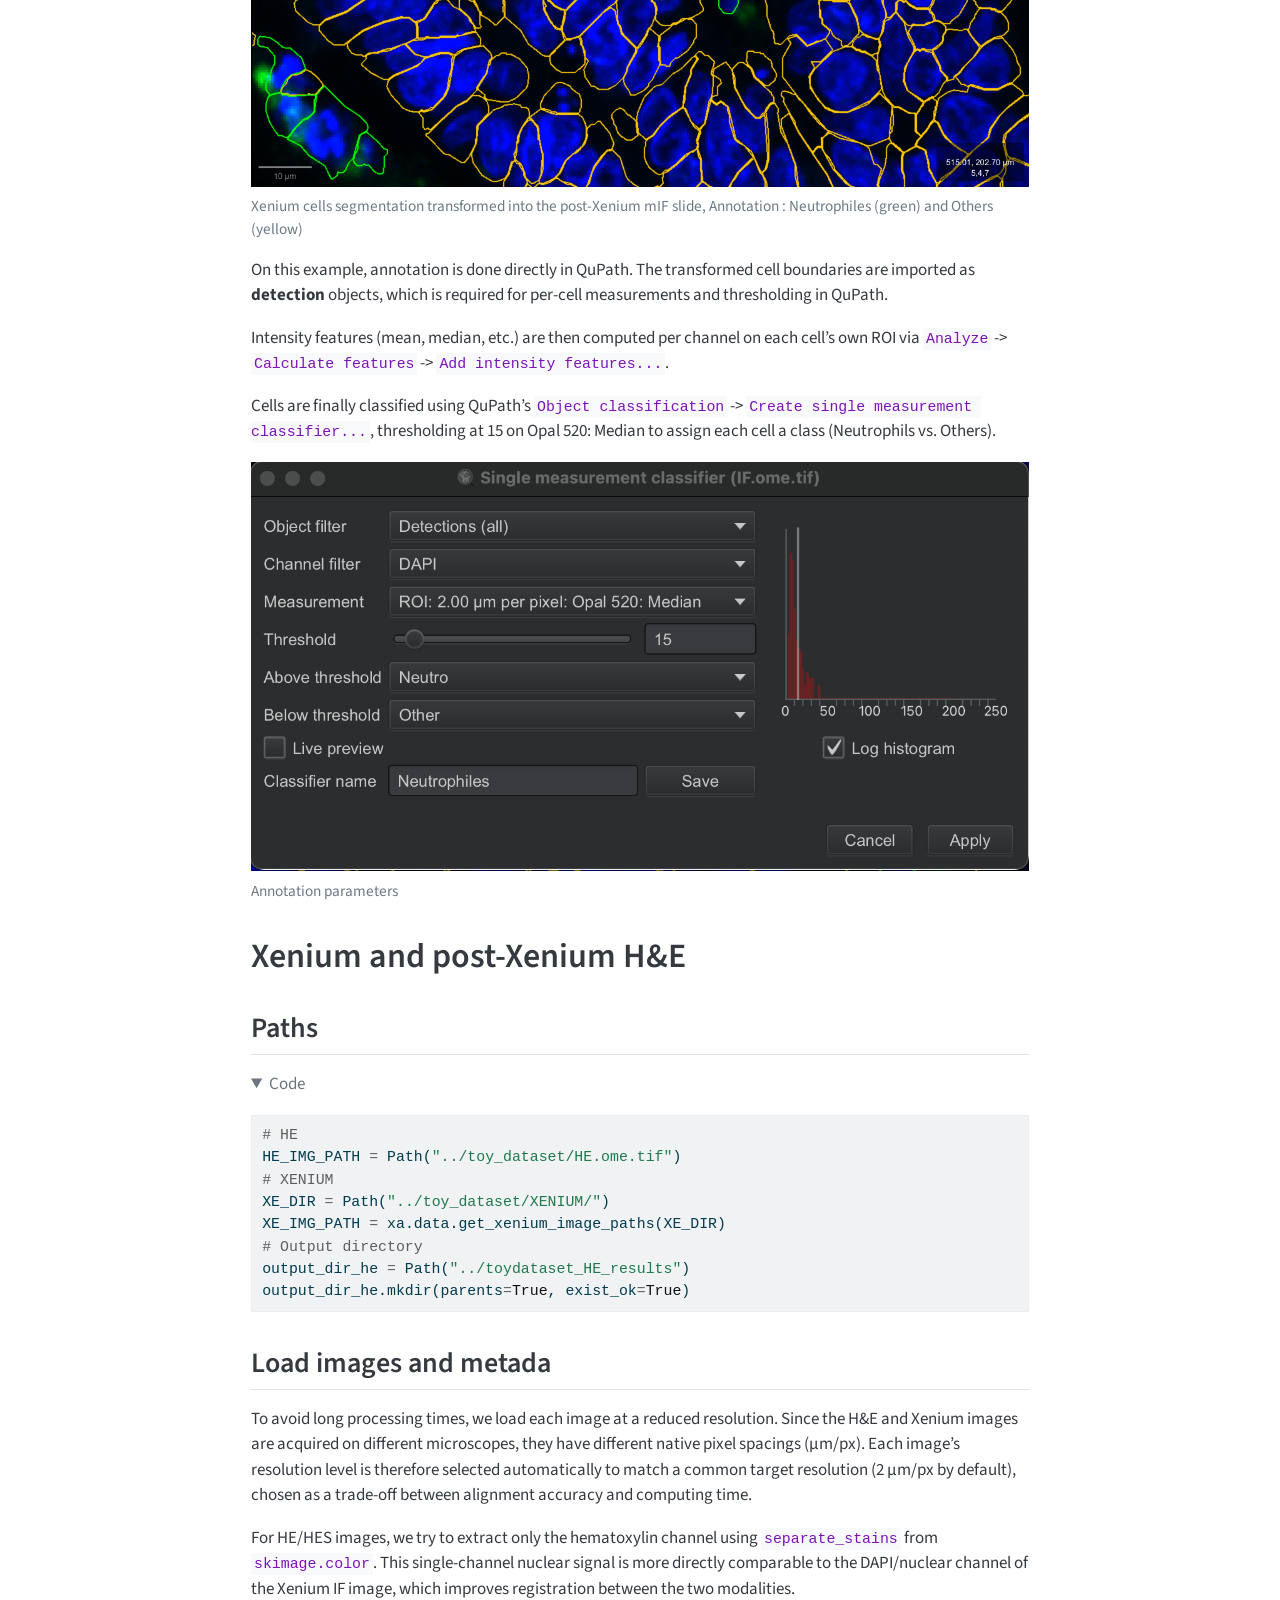
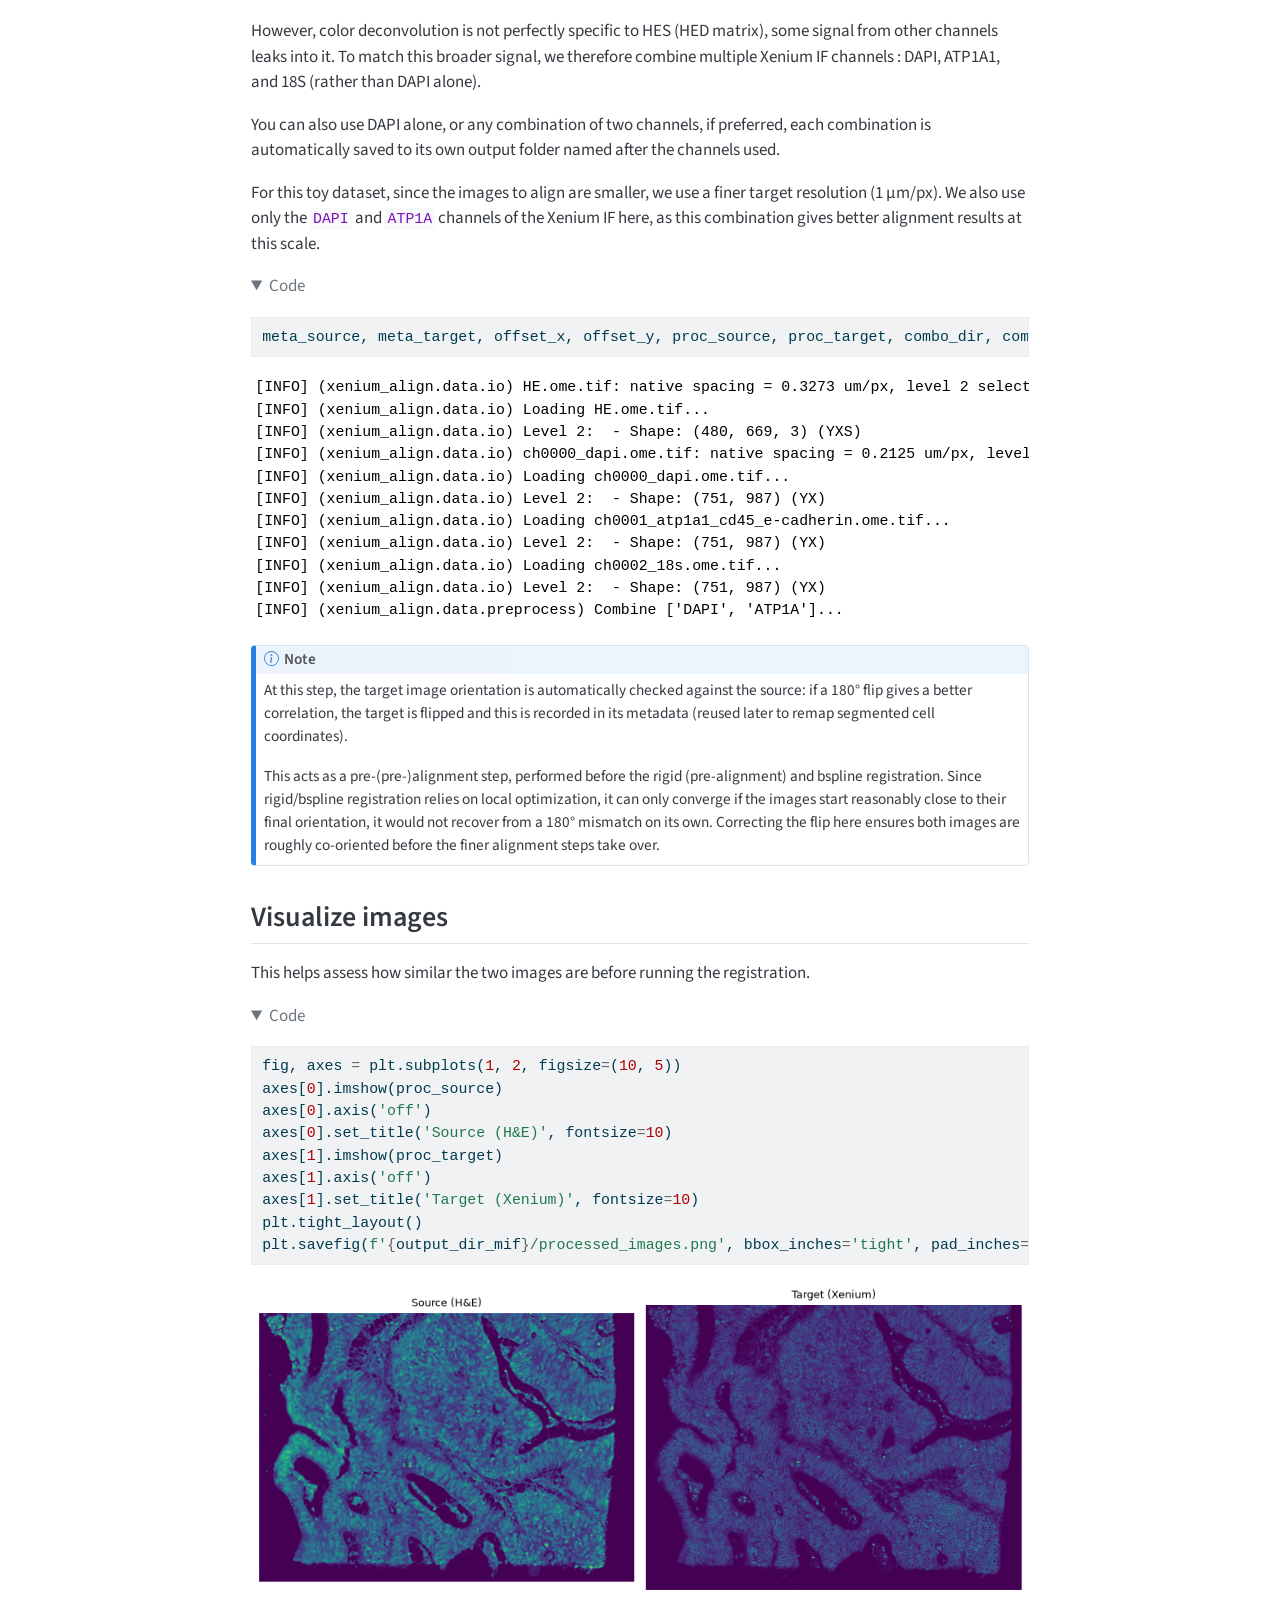
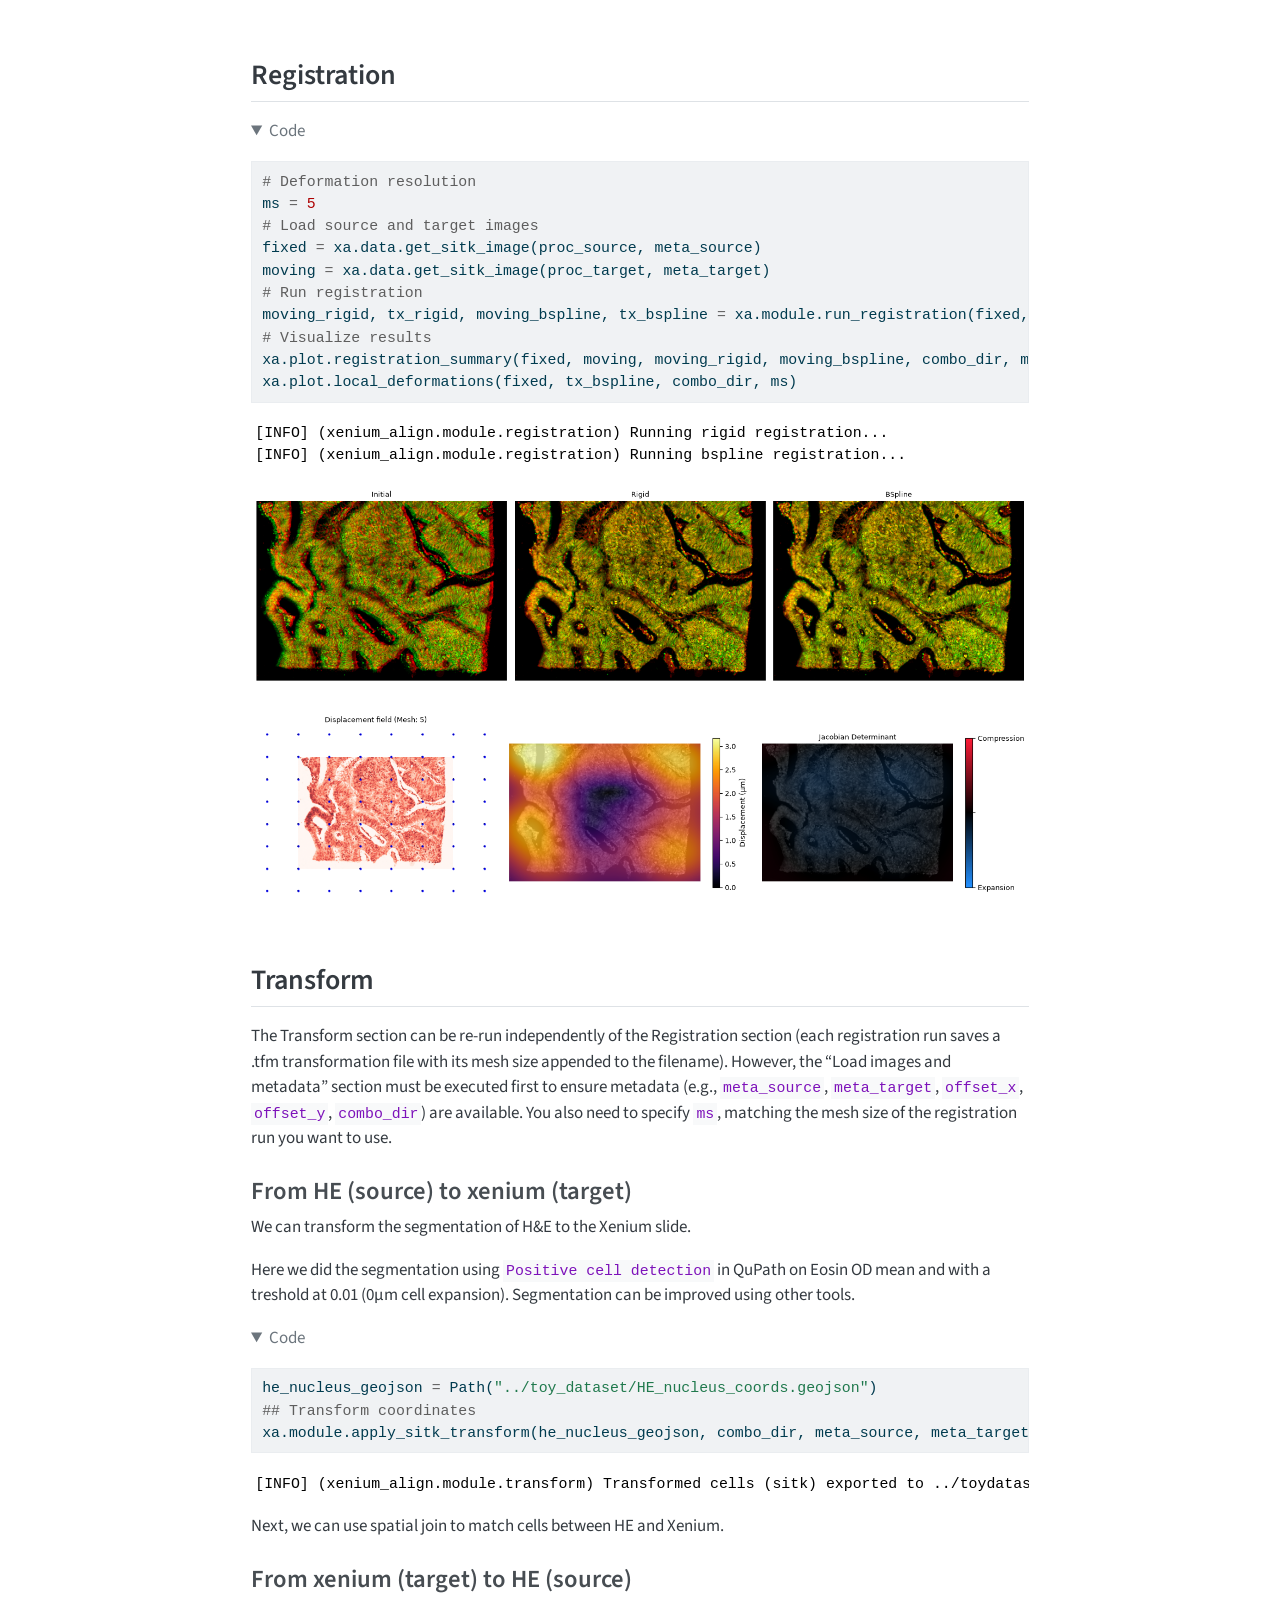
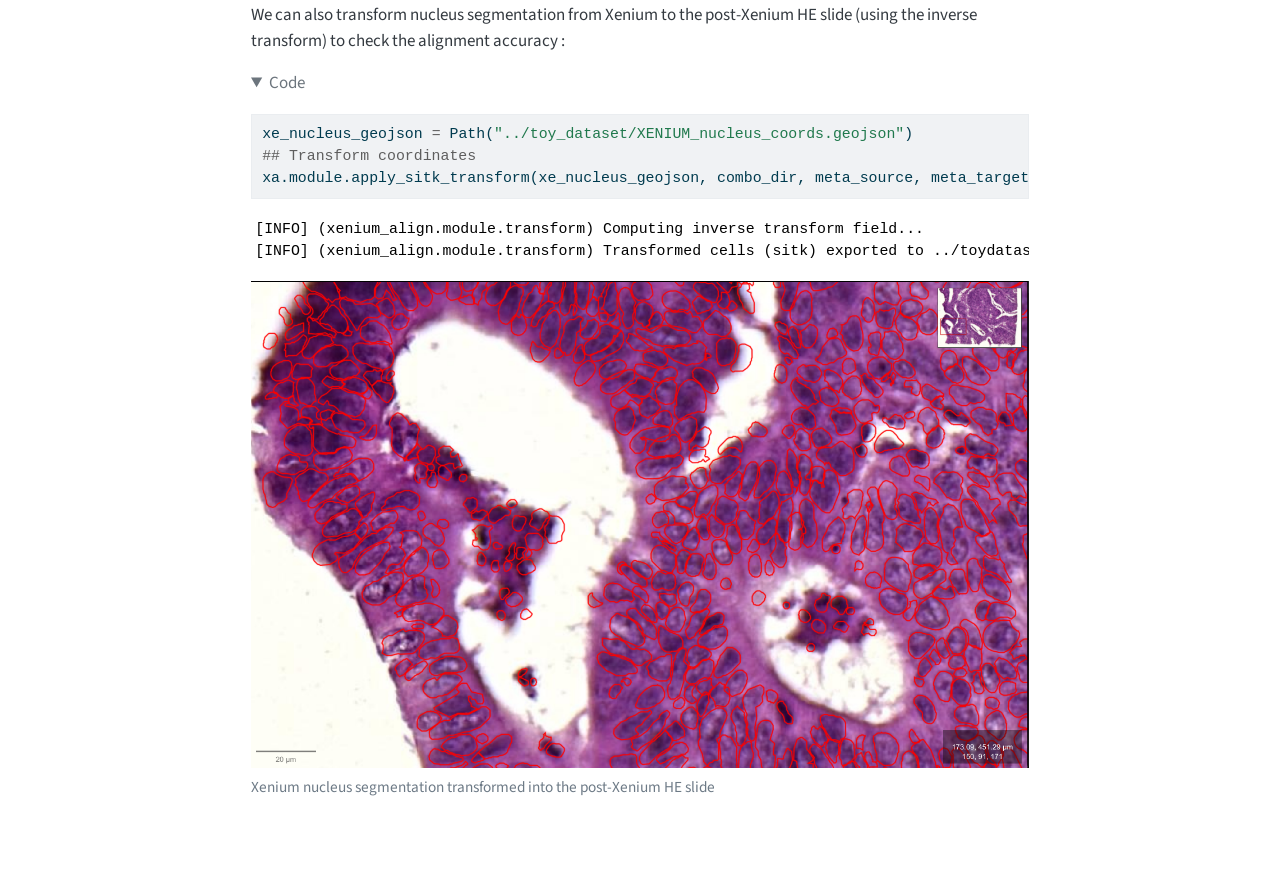
<file: docs/analysis/01_ToyDataset.html>
<!DOCTYPE html>
<html xmlns="http://www.w3.org/1999/xhtml" lang="en" xml:lang="en"><head>

<meta charset="utf-8">
<meta name="generator" content="quarto-1.6.39">

<meta name="viewport" content="width=device-width, initial-scale=1.0, user-scalable=yes">


<title>Registration on toy dataset – XeniumAlign</title>
<style>
code{white-space: pre-wrap;}
span.smallcaps{font-variant: small-caps;}
div.columns{display: flex; gap: min(4vw, 1.5em);}
div.column{flex: auto; overflow-x: auto;}
div.hanging-indent{margin-left: 1.5em; text-indent: -1.5em;}
ul.task-list{list-style: none;}
ul.task-list li input[type="checkbox"] {
  width: 0.8em;
  margin: 0 0.8em 0.2em -1em; /* quarto-specific, see https://github.com/quarto-dev/quarto-cli/issues/4556 */ 
  vertical-align: middle;
}
/* CSS for syntax highlighting */
pre > code.sourceCode { white-space: pre; position: relative; }
pre > code.sourceCode > span { line-height: 1.25; }
pre > code.sourceCode > span:empty { height: 1.2em; }
.sourceCode { overflow: visible; }
code.sourceCode > span { color: inherit; text-decoration: inherit; }
div.sourceCode { margin: 1em 0; }
pre.sourceCode { margin: 0; }
@media screen {
div.sourceCode { overflow: auto; }
}
@media print {
pre > code.sourceCode { white-space: pre-wrap; }
pre > code.sourceCode > span { display: inline-block; text-indent: -5em; padding-left: 5em; }
}
pre.numberSource code
  { counter-reset: source-line 0; }
pre.numberSource code > span
  { position: relative; left: -4em; counter-increment: source-line; }
pre.numberSource code > span > a:first-child::before
  { content: counter(source-line);
    position: relative; left: -1em; text-align: right; vertical-align: baseline;
    border: none; display: inline-block;
    -webkit-touch-callout: none; -webkit-user-select: none;
    -khtml-user-select: none; -moz-user-select: none;
    -ms-user-select: none; user-select: none;
    padding: 0 4px; width: 4em;
  }
pre.numberSource { margin-left: 3em;  padding-left: 4px; }
div.sourceCode
  {   }
@media screen {
pre > code.sourceCode > span > a:first-child::before { text-decoration: underline; }
}
</style>


<script src="../site_libs/quarto-nav/quarto-nav.js"></script>
<script src="../site_libs/quarto-nav/headroom.min.js"></script>
<script src="../site_libs/clipboard/clipboard.min.js"></script>
<script src="../site_libs/quarto-search/autocomplete.umd.js"></script>
<script src="../site_libs/quarto-search/fuse.min.js"></script>
<script src="../site_libs/quarto-search/quarto-search.js"></script>
<meta name="quarto:offset" content="../">
<script src="../site_libs/quarto-html/quarto.js"></script>
<script src="../site_libs/quarto-html/popper.min.js"></script>
<script src="../site_libs/quarto-html/tippy.umd.min.js"></script>
<script src="../site_libs/quarto-html/anchor.min.js"></script>
<link href="../site_libs/quarto-html/tippy.css" rel="stylesheet">
<link href="../site_libs/quarto-html/quarto-syntax-highlighting-e26003cea8cd680ca0c55a263523d882.css" rel="stylesheet" id="quarto-text-highlighting-styles">
<script src="../site_libs/bootstrap/bootstrap.min.js"></script>
<link href="../site_libs/bootstrap/bootstrap-icons.css" rel="stylesheet">
<link href="../site_libs/bootstrap/bootstrap-5389d4ab929c550394c6a762f14605b4.min.css" rel="stylesheet" append-hash="true" id="quarto-bootstrap" data-mode="light">
<script id="quarto-search-options" type="application/json">{
  "location": "navbar",
  "copy-button": false,
  "collapse-after": 3,
  "panel-placement": "end",
  "type": "overlay",
  "limit": 50,
  "keyboard-shortcut": [
    "f",
    "/",
    "s"
  ],
  "show-item-context": false,
  "language": {
    "search-no-results-text": "No results",
    "search-matching-documents-text": "matching documents",
    "search-copy-link-title": "Copy link to search",
    "search-hide-matches-text": "Hide additional matches",
    "search-more-match-text": "more match in this document",
    "search-more-matches-text": "more matches in this document",
    "search-clear-button-title": "Clear",
    "search-text-placeholder": "",
    "search-detached-cancel-button-title": "Cancel",
    "search-submit-button-title": "Submit",
    "search-label": "Search"
  }
}</script>


</head>

<body class="nav-sidebar docked nav-fixed">

<div id="quarto-search-results"></div>
  <header id="quarto-header" class="headroom fixed-top">
    <nav class="navbar navbar-expand-lg " data-bs-theme="dark">
      <div class="navbar-container container-fluid">
      <div class="navbar-brand-container mx-auto">
    <a class="navbar-brand" href="../index.html">
    <span class="navbar-title">XeniumAlign</span>
    </a>
  </div>
            <div id="quarto-search" class="" title="Search"></div>
          <button class="navbar-toggler" type="button" data-bs-toggle="collapse" data-bs-target="#navbarCollapse" aria-controls="navbarCollapse" role="menu" aria-expanded="false" aria-label="Toggle navigation" onclick="if (window.quartoToggleHeadroom) { window.quartoToggleHeadroom(); }">
  <span class="navbar-toggler-icon"></span>
</button>
          <div class="collapse navbar-collapse" id="navbarCollapse">
            <ul class="navbar-nav navbar-nav-scroll me-auto">
  <li class="nav-item">
    <a class="nav-link active" href="../index.html" aria-current="page"> 
<span class="menu-text">Overview</span></a>
  </li>  
  <li class="nav-item compact">
    <a class="nav-link" href="https://github.com/leohermet1/xenium_align"> <i class="bi bi-github" role="img">
</i> 
<span class="menu-text"></span></a>
  </li>  
</ul>
          </div> <!-- /navcollapse -->
            <div class="quarto-navbar-tools">
</div>
      </div> <!-- /container-fluid -->
    </nav>
  <nav class="quarto-secondary-nav">
    <div class="container-fluid d-flex">
      <button type="button" class="quarto-btn-toggle btn" data-bs-toggle="collapse" role="button" data-bs-target=".quarto-sidebar-collapse-item" aria-controls="quarto-sidebar" aria-expanded="false" aria-label="Toggle sidebar navigation" onclick="if (window.quartoToggleHeadroom) { window.quartoToggleHeadroom(); }">
        <i class="bi bi-layout-text-sidebar-reverse"></i>
      </button>
        <nav class="quarto-page-breadcrumbs" aria-label="breadcrumb"><ol class="breadcrumb"><li class="breadcrumb-item"><a href="../analysis/01_ToyDataset.html">Tutorials</a></li><li class="breadcrumb-item"><a href="../analysis/01_ToyDataset.html">1. Registration on toy dataset</a></li></ol></nav>
        <a class="flex-grow-1" role="navigation" data-bs-toggle="collapse" data-bs-target=".quarto-sidebar-collapse-item" aria-controls="quarto-sidebar" aria-expanded="false" aria-label="Toggle sidebar navigation" onclick="if (window.quartoToggleHeadroom) { window.quartoToggleHeadroom(); }">      
        </a>
      <button type="button" class="btn quarto-search-button" aria-label="Search" onclick="window.quartoOpenSearch();">
        <i class="bi bi-search"></i>
      </button>
    </div>
  </nav>
</header>
<!-- content -->
<div id="quarto-content" class="quarto-container page-columns page-rows-contents page-layout-article page-navbar">
<!-- sidebar -->
  <nav id="quarto-sidebar" class="sidebar collapse collapse-horizontal quarto-sidebar-collapse-item sidebar-navigation docked overflow-auto">
        <div class="mt-2 flex-shrink-0 align-items-center">
        <div class="sidebar-search">
        <div id="quarto-search" class="" title="Search"></div>
        </div>
        </div>
    <div class="sidebar-menu-container"> 
    <ul class="list-unstyled mt-1">
        <li class="sidebar-item sidebar-item-section">
      <div class="sidebar-item-container"> 
            <a class="sidebar-item-text sidebar-link text-start" data-bs-toggle="collapse" data-bs-target="#quarto-sidebar-section-1" role="navigation" aria-expanded="true">
 <span class="menu-text">Documentation</span></a>
          <a class="sidebar-item-toggle text-start" data-bs-toggle="collapse" data-bs-target="#quarto-sidebar-section-1" role="navigation" aria-expanded="true" aria-label="Toggle section">
            <i class="bi bi-chevron-right ms-2"></i>
          </a> 
      </div>
      <ul id="quarto-sidebar-section-1" class="collapse list-unstyled sidebar-section depth1 show">  
          <li class="sidebar-item">
  <div class="sidebar-item-container"> 
  <a href="../index.html" class="sidebar-item-text sidebar-link">
 <span class="menu-text">Toolkit Overview</span></a>
  </div>
</li>
      </ul>
  </li>
        <li class="sidebar-item sidebar-item-section">
      <div class="sidebar-item-container"> 
            <a class="sidebar-item-text sidebar-link text-start" data-bs-toggle="collapse" data-bs-target="#quarto-sidebar-section-2" role="navigation" aria-expanded="true">
 <span class="menu-text">Tutorials</span></a>
          <a class="sidebar-item-toggle text-start" data-bs-toggle="collapse" data-bs-target="#quarto-sidebar-section-2" role="navigation" aria-expanded="true" aria-label="Toggle section">
            <i class="bi bi-chevron-right ms-2"></i>
          </a> 
      </div>
      <ul id="quarto-sidebar-section-2" class="collapse list-unstyled sidebar-section depth1 show">  
          <li class="sidebar-item">
  <div class="sidebar-item-container"> 
  <a href="../analysis/01_ToyDataset.html" class="sidebar-item-text sidebar-link active">
 <span class="menu-text">1. Registration on toy dataset</span></a>
  </div>
</li>
          <li class="sidebar-item">
  <div class="sidebar-item-container"> 
  <a href="../analysis/02_WholeSlide.html" class="sidebar-item-text sidebar-link">
 <span class="menu-text">2. Registration on whole slide</span></a>
  </div>
</li>
      </ul>
  </li>
    </ul>
    </div>
</nav>
<div id="quarto-sidebar-glass" class="quarto-sidebar-collapse-item" data-bs-toggle="collapse" data-bs-target=".quarto-sidebar-collapse-item"></div>
<!-- margin-sidebar -->
    <div id="quarto-margin-sidebar" class="sidebar margin-sidebar">
        <nav id="TOC" role="doc-toc" class="toc-active">
    <h2 id="toc-title">On this page</h2>
   
  <ul>
  <li><a href="#imports" id="toc-imports" class="nav-link active" data-scroll-target="#imports">Imports</a></li>
  <li><a href="#xenium-and-post-xenium-mif" id="toc-xenium-and-post-xenium-mif" class="nav-link" data-scroll-target="#xenium-and-post-xenium-mif">Xenium and post-Xenium mIF</a>
  <ul class="collapse">
  <li><a href="#paths" id="toc-paths" class="nav-link" data-scroll-target="#paths">Paths</a></li>
  <li><a href="#load-images-and-metadata" id="toc-load-images-and-metadata" class="nav-link" data-scroll-target="#load-images-and-metadata">Load images and metadata</a></li>
  <li><a href="#visualize-images" id="toc-visualize-images" class="nav-link" data-scroll-target="#visualize-images">Visualize images</a></li>
  <li><a href="#registration" id="toc-registration" class="nav-link" data-scroll-target="#registration">Registration</a></li>
  <li><a href="#transform" id="toc-transform" class="nav-link" data-scroll-target="#transform">Transform</a>
  <ul class="collapse">
  <li><a href="#from-mif-source-to-xenium-target" id="toc-from-mif-source-to-xenium-target" class="nav-link" data-scroll-target="#from-mif-source-to-xenium-target">From mIF (source) to Xenium (target)</a></li>
  <li><a href="#from-xenium-target-to-mif-source" id="toc-from-xenium-target-to-mif-source" class="nav-link" data-scroll-target="#from-xenium-target-to-mif-source">From Xenium (target) to mIF (source)</a></li>
  </ul></li>
  </ul></li>
  <li><a href="#xenium-and-post-xenium-he" id="toc-xenium-and-post-xenium-he" class="nav-link" data-scroll-target="#xenium-and-post-xenium-he">Xenium and post-Xenium H&amp;E</a>
  <ul class="collapse">
  <li><a href="#paths-1" id="toc-paths-1" class="nav-link" data-scroll-target="#paths-1">Paths</a></li>
  <li><a href="#load-images-and-metada" id="toc-load-images-and-metada" class="nav-link" data-scroll-target="#load-images-and-metada">Load images and metada</a></li>
  <li><a href="#visualize-images-1" id="toc-visualize-images-1" class="nav-link" data-scroll-target="#visualize-images-1">Visualize images</a></li>
  <li><a href="#registration-1" id="toc-registration-1" class="nav-link" data-scroll-target="#registration-1">Registration</a></li>
  <li><a href="#transform-1" id="toc-transform-1" class="nav-link" data-scroll-target="#transform-1">Transform</a>
  <ul class="collapse">
  <li><a href="#from-he-source-to-xenium-target" id="toc-from-he-source-to-xenium-target" class="nav-link" data-scroll-target="#from-he-source-to-xenium-target">From HE (source) to xenium (target)</a></li>
  <li><a href="#from-xenium-target-to-he-source" id="toc-from-xenium-target-to-he-source" class="nav-link" data-scroll-target="#from-xenium-target-to-he-source">From xenium (target) to HE (source)</a></li>
  </ul></li>
  </ul></li>
  </ul>
</nav>
    </div>
<!-- main -->
<main class="content" id="quarto-document-content">

<header id="title-block-header" class="quarto-title-block default"><nav class="quarto-page-breadcrumbs quarto-title-breadcrumbs d-none d-lg-block" aria-label="breadcrumb"><ol class="breadcrumb"><li class="breadcrumb-item"><a href="../analysis/01_ToyDataset.html">Tutorials</a></li><li class="breadcrumb-item"><a href="../analysis/01_ToyDataset.html">1. Registration on toy dataset</a></li></ol></nav>
<div class="quarto-title">
<h1 class="title">Registration on toy dataset</h1>
</div>



<div class="quarto-title-meta">

    
  
    
  </div>
  


</header>


<p>This notebook walks through the full alignment pipeline on a small region of interest (ROI) extracted from the whole slide. Working on a smaller image keeps runtime low and makes it easier to inspect results at cell-level detail, making this the best starting point to understand each step of the pipeline.</p>
<p>Note that a few parameters differ slightly from the whole-slide notebook (spacing, channel combination for the H&amp;E–Xenium alignment), as they were chosen to work best at this smaller scale.</p>
<div class="callout callout-style-default callout-note callout-titled">
<div class="callout-header d-flex align-content-center">
<div class="callout-icon-container">
<i class="callout-icon"></i>
</div>
<div class="callout-title-container flex-fill">
Note
</div>
</div>
<div class="callout-body-container callout-body">
<p>Comparison between sITK and Xenium Explorer alignment is not run on this toy dataset: to our knowledge, it is not possible to generate a Xenium output from a ROI alone (Xenium Explorer alignment requires a full Xenium experiment output), so alignment via Xenium Explorer cannot be performed directly on the ROI.</p>
<p>It would therefore require comparing an alignment performed on the full slide (via Xenium Explorer) against one performed on a single-sample ROI (via sITK). These two alignments are not directly comparable, since aligning a full slide is inherently less precise than aligning a tile of the full slide.</p>
</div>
</div>
<section id="imports" class="level2">
<h2 class="anchored" data-anchor-id="imports">Imports</h2>
<div id="fab53fdf" class="cell" data-execution_count="1">
<details open="" class="code-fold">
<summary>Code</summary>
<div class="sourceCode cell-code" id="cb1"><pre class="sourceCode python code-with-copy"><code class="sourceCode python"><span id="cb1-1"><a href="#cb1-1" aria-hidden="true" tabindex="-1"></a><span class="im">import</span> xenium_align <span class="im">as</span> xa</span>
<span id="cb1-2"><a href="#cb1-2" aria-hidden="true" tabindex="-1"></a></span>
<span id="cb1-3"><a href="#cb1-3" aria-hidden="true" tabindex="-1"></a><span class="im">from</span> pathlib <span class="im">import</span> Path</span>
<span id="cb1-4"><a href="#cb1-4" aria-hidden="true" tabindex="-1"></a><span class="im">import</span> os</span>
<span id="cb1-5"><a href="#cb1-5" aria-hidden="true" tabindex="-1"></a><span class="im">import</span> matplotlib.pyplot <span class="im">as</span> plt</span></code><button title="Copy to Clipboard" class="code-copy-button"><i class="bi"></i></button></pre></div>
</details>
</div>
<p>Here we align the Xenium slide with both the post-Xenium mIF and post-Xenium H&amp;E images, since the same physical slide was imaged across all three technologies.</p>
<p>But each of these alignments can be run independently, if you have only one of the two post-Xenium images (H&amp;E or mIF), simply run the corresponding section.</p>
</section>
<section id="xenium-and-post-xenium-mif" class="level1">
<h1>Xenium and post-Xenium mIF</h1>
<section id="paths" class="level2">
<h2 class="anchored" data-anchor-id="paths">Paths</h2>
<div id="47649e97" class="cell" data-execution_count="2">
<details open="" class="code-fold">
<summary>Code</summary>
<div class="sourceCode cell-code" id="cb2"><pre class="sourceCode python code-with-copy"><code class="sourceCode python"><span id="cb2-1"><a href="#cb2-1" aria-hidden="true" tabindex="-1"></a><span class="co"># IF</span></span>
<span id="cb2-2"><a href="#cb2-2" aria-hidden="true" tabindex="-1"></a>IF_IMG_PATH <span class="op">=</span> Path(<span class="st">"../toy_dataset/IF.ome.tif"</span>)</span>
<span id="cb2-3"><a href="#cb2-3" aria-hidden="true" tabindex="-1"></a><span class="co"># XENIUM</span></span>
<span id="cb2-4"><a href="#cb2-4" aria-hidden="true" tabindex="-1"></a>XE_DIR <span class="op">=</span> Path(<span class="st">"../toy_dataset/XENIUM/"</span>)</span>
<span id="cb2-5"><a href="#cb2-5" aria-hidden="true" tabindex="-1"></a>XE_IMG_PATH <span class="op">=</span> xa.data.get_xenium_image_paths(XE_DIR)</span>
<span id="cb2-6"><a href="#cb2-6" aria-hidden="true" tabindex="-1"></a><span class="co"># Output directory</span></span>
<span id="cb2-7"><a href="#cb2-7" aria-hidden="true" tabindex="-1"></a>output_dir_mif <span class="op">=</span> Path(<span class="st">"../toydataset_mIF_results"</span>)</span>
<span id="cb2-8"><a href="#cb2-8" aria-hidden="true" tabindex="-1"></a>output_dir_mif.mkdir(parents<span class="op">=</span><span class="va">True</span>, exist_ok<span class="op">=</span><span class="va">True</span>)</span></code><button title="Copy to Clipboard" class="code-copy-button"><i class="bi"></i></button></pre></div>
</details>
</div>
</section>
<section id="load-images-and-metadata" class="level2">
<h2 class="anchored" data-anchor-id="load-images-and-metadata">Load images and metadata</h2>
<p>To avoid long processing times, we load each image at a reduced resolution. Since the IF and Xenium images are acquired on different microscopes, they have different native pixel spacings (µm/px). Each image’s resolution level is therefore selected automatically to match a common target resolution (resolution level closest to 2 µm/px by default), chosen as a trade-off between alignment accuracy and computing time.</p>
<p>For this toy dataset, since the images to align are smaller, we use a finer target resolution (resolution level closest to 1 µm/px).</p>
<p>For both Xenium and post-Xenium mIF we exctract the DAPI channel.</p>
<div id="ce2bd61f" class="cell" data-execution_count="3">
<details open="" class="code-fold">
<summary>Code</summary>
<div class="sourceCode cell-code" id="cb3"><pre class="sourceCode python code-with-copy"><code class="sourceCode python"><span id="cb3-1"><a href="#cb3-1" aria-hidden="true" tabindex="-1"></a>meta_source, meta_target, offset_x, offset_y, proc_source, proc_target <span class="op">=</span> xa.data.load_images_and_metadata_mif(IF_IMG_PATH, XE_DIR, target_spacing_um <span class="op">=</span> <span class="dv">1</span>)</span></code><button title="Copy to Clipboard" class="code-copy-button"><i class="bi"></i></button></pre></div>
</details>
<div class="cell-output cell-output-stderr">
<pre><code>[INFO] (xenium_align.data.io) IF.ome.tif: native spacing = 0.4968 um/px, level 0 selected (spacing=0.4968 um/px, target=1)
[INFO] (xenium_align.data.io) Loading IF.ome.tif...
[INFO] (xenium_align.data.io) Level 0:  - Shape: (8, 1303, 1701) (IYX)
[INFO] (xenium_align.data.io) ch0000_dapi.ome.tif: native spacing = 0.2125 um/px, level 2 selected (spacing=0.8498 um/px, target=1)
[INFO] (xenium_align.data.io) Loading ch0000_dapi.ome.tif...
[INFO] (xenium_align.data.io) Level 2:  - Shape: (751, 987) (YX)
[INFO] (xenium_align.data.preprocess) Flipping proc_target</code></pre>
</div>
</div>
<div class="callout callout-style-default callout-note callout-titled">
<div class="callout-header d-flex align-content-center">
<div class="callout-icon-container">
<i class="callout-icon"></i>
</div>
<div class="callout-title-container flex-fill">
Note
</div>
</div>
<div class="callout-body-container callout-body">
<p>At this step, the target image orientation is automatically checked against the source: if a 180° flip gives a better correlation, the target is flipped and this is recorded in its metadata (reused later to remap segmented cell coordinates).</p>
<p>This acts as a pre-(pre-)alignment step, performed before the rigid (pre-alignment) and bspline registration. Since rigid/bspline registration relies on local optimization, it can only converge if the images start reasonably close to their final orientation, it would not recover from a 180° mismatch on its own. Correcting the flip here ensures both images are roughly co-oriented before the finer alignment steps take over.</p>
</div>
</div>
</section>
<section id="visualize-images" class="level2">
<h2 class="anchored" data-anchor-id="visualize-images">Visualize images</h2>
<p>This helps assess how similar the two images are before running the registration.</p>
<div id="0c28bc1e" class="cell" data-execution_count="4">
<details open="" class="code-fold">
<summary>Code</summary>
<div class="sourceCode cell-code" id="cb5"><pre class="sourceCode python code-with-copy"><code class="sourceCode python"><span id="cb5-1"><a href="#cb5-1" aria-hidden="true" tabindex="-1"></a>fig, axes <span class="op">=</span> plt.subplots(<span class="dv">1</span>, <span class="dv">2</span>, figsize<span class="op">=</span>(<span class="dv">10</span>, <span class="dv">5</span>))</span>
<span id="cb5-2"><a href="#cb5-2" aria-hidden="true" tabindex="-1"></a>axes[<span class="dv">0</span>].imshow(proc_source)</span>
<span id="cb5-3"><a href="#cb5-3" aria-hidden="true" tabindex="-1"></a>axes[<span class="dv">0</span>].axis(<span class="st">'off'</span>)</span>
<span id="cb5-4"><a href="#cb5-4" aria-hidden="true" tabindex="-1"></a>axes[<span class="dv">0</span>].set_title(<span class="st">'Source (mIF)'</span>, fontsize<span class="op">=</span><span class="dv">10</span>)</span>
<span id="cb5-5"><a href="#cb5-5" aria-hidden="true" tabindex="-1"></a>axes[<span class="dv">1</span>].imshow(proc_target)</span>
<span id="cb5-6"><a href="#cb5-6" aria-hidden="true" tabindex="-1"></a>axes[<span class="dv">1</span>].axis(<span class="st">'off'</span>)</span>
<span id="cb5-7"><a href="#cb5-7" aria-hidden="true" tabindex="-1"></a>axes[<span class="dv">1</span>].set_title(<span class="st">'Target (Xenium)'</span>, fontsize<span class="op">=</span><span class="dv">10</span>)</span>
<span id="cb5-8"><a href="#cb5-8" aria-hidden="true" tabindex="-1"></a>plt.tight_layout()</span>
<span id="cb5-9"><a href="#cb5-9" aria-hidden="true" tabindex="-1"></a>plt.savefig(<span class="ss">f'</span><span class="sc">{</span>output_dir_mif<span class="sc">}</span><span class="ss">/processed_images.png'</span>, bbox_inches<span class="op">=</span><span class="st">'tight'</span>, pad_inches<span class="op">=</span><span class="dv">0</span>)</span></code><button title="Copy to Clipboard" class="code-copy-button"><i class="bi"></i></button></pre></div>
</details>
<div class="cell-output cell-output-display">
<div>
<figure class="figure">
<p><img src="01_ToyDataset_files/figure-html/cell-5-output-1.png" class="img-fluid figure-img"></p>
</figure>
</div>
</div>
</div>
</section>
<section id="registration" class="level2">
<h2 class="anchored" data-anchor-id="registration">Registration</h2>
<div id="31c67602" class="cell" data-execution_count="5">
<details open="" class="code-fold">
<summary>Code</summary>
<div class="sourceCode cell-code" id="cb6"><pre class="sourceCode python code-with-copy"><code class="sourceCode python"><span id="cb6-1"><a href="#cb6-1" aria-hidden="true" tabindex="-1"></a><span class="co"># Deformation resolution</span></span>
<span id="cb6-2"><a href="#cb6-2" aria-hidden="true" tabindex="-1"></a>ms <span class="op">=</span> <span class="dv">5</span></span>
<span id="cb6-3"><a href="#cb6-3" aria-hidden="true" tabindex="-1"></a><span class="co"># Load source and target images</span></span>
<span id="cb6-4"><a href="#cb6-4" aria-hidden="true" tabindex="-1"></a>fixed <span class="op">=</span> xa.data.get_sitk_image(proc_source, meta_source)</span>
<span id="cb6-5"><a href="#cb6-5" aria-hidden="true" tabindex="-1"></a>moving <span class="op">=</span> xa.data.get_sitk_image(proc_target, meta_target)</span>
<span id="cb6-6"><a href="#cb6-6" aria-hidden="true" tabindex="-1"></a><span class="co"># Run registration</span></span>
<span id="cb6-7"><a href="#cb6-7" aria-hidden="true" tabindex="-1"></a>moving_rigid, tx_rigid, moving_bspline, tx_bspline <span class="op">=</span> xa.module.run_registration(fixed, moving, output_dir_mif, ms)</span>
<span id="cb6-8"><a href="#cb6-8" aria-hidden="true" tabindex="-1"></a><span class="co"># Visualize results</span></span>
<span id="cb6-9"><a href="#cb6-9" aria-hidden="true" tabindex="-1"></a>xa.plot.registration_summary(fixed, moving, moving_rigid, moving_bspline, output_dir_mif, ms)</span>
<span id="cb6-10"><a href="#cb6-10" aria-hidden="true" tabindex="-1"></a>xa.plot.local_deformations(fixed, tx_bspline, output_dir_mif, ms)</span></code><button title="Copy to Clipboard" class="code-copy-button"><i class="bi"></i></button></pre></div>
</details>
<div class="cell-output cell-output-stderr">
<pre><code>[INFO] (xenium_align.module.registration) Running rigid registration...
[INFO] (xenium_align.module.registration) Running bspline registration...</code></pre>
</div>
<div class="cell-output cell-output-display">
<div>
<figure class="figure">
<p><img src="01_ToyDataset_files/figure-html/cell-6-output-2.png" class="img-fluid figure-img"></p>
</figure>
</div>
</div>
<div class="cell-output cell-output-display">
<div>
<figure class="figure">
<p><img src="01_ToyDataset_files/figure-html/cell-6-output-3.png" class="img-fluid figure-img"></p>
</figure>
</div>
</div>
</div>
</section>
<section id="transform" class="level2">
<h2 class="anchored" data-anchor-id="transform">Transform</h2>
<p>The Transform section can be re-run independently of the Registration section (each registration run saves a .tfm transformation file with its mesh size appended to the filename). However, the “Load images and metadata” section must be executed first to ensure metadata (e.g., <code>meta_source</code>, <code>meta_target</code>, <code>offset_x</code>, <code>offset_y</code>) are available. You also need to specify <code>ms</code>, matching the mesh size of the registration run you want to use.</p>
<div class="callout callout-style-default callout-note callout-titled">
<div class="callout-header d-flex align-content-center">
<div class="callout-icon-container">
<i class="callout-icon"></i>
</div>
<div class="callout-title-container flex-fill">
Note
</div>
</div>
<div class="callout-body-container callout-body">
<p>Segmented cell/nucleus GeoJSONs are saved with <code>objectType = "detection"</code> (not <code>"annotation"</code>), as detections are QuPath’s object type for segmentations, enabling standard per-object measurements and classification (Calculate intensity, Classifiers, …`).</p>
<p>To delete them in QuPath: <code>Objects</code> → <code>Select</code> → <code>Select all detections</code>, then <code>Objects</code> → <code>Delete</code> → <code>Delete selected objects</code>.</p>
</div>
</div>
<section id="from-mif-source-to-xenium-target" class="level3">
<h3 class="anchored" data-anchor-id="from-mif-source-to-xenium-target">From mIF (source) to Xenium (target)</h3>
<p>We can transform the segmentation of mIF to the Xenium slide.</p>
<p>Here we did the segmentation using <code>Positive cell detection</code> in QuPath on DAPI mean and with a treshold at 0.01 (0µm cell expansion). Segmentation can be improved using other tools.</p>
<div id="cadbff27" class="cell" data-execution_count="6">
<details open="" class="code-fold">
<summary>Code</summary>
<div class="sourceCode cell-code" id="cb8"><pre class="sourceCode python code-with-copy"><code class="sourceCode python"><span id="cb8-1"><a href="#cb8-1" aria-hidden="true" tabindex="-1"></a>mif_nucleus_geojson <span class="op">=</span> Path(<span class="st">"../toy_dataset/IF_nucleus_coords.geojson"</span>)</span>
<span id="cb8-2"><a href="#cb8-2" aria-hidden="true" tabindex="-1"></a><span class="co">## Transform coordinates</span></span>
<span id="cb8-3"><a href="#cb8-3" aria-hidden="true" tabindex="-1"></a>xa.module.apply_sitk_transform(mif_nucleus_geojson, output_dir_mif, meta_source, meta_target, ms, offset_x, offset_y)</span></code><button title="Copy to Clipboard" class="code-copy-button"><i class="bi"></i></button></pre></div>
</details>
<div class="cell-output cell-output-stderr">
<pre><code>[INFO] (xenium_align.module.transform) Transformed cells (sitk) exported to ../toydataset_mIF_results/IF_nucleus_coords_transformed_5.geojson</code></pre>
</div>
</div>
<p>Next, we can use spatial join to match cells between mIF and Xenium.</p>
</section>
<section id="from-xenium-target-to-mif-source" class="level3">
<h3 class="anchored" data-anchor-id="from-xenium-target-to-mif-source">From Xenium (target) to mIF (source)</h3>
<section id="nucleus-coordinates" class="level4">
<h4 class="anchored" data-anchor-id="nucleus-coordinates">Nucleus coordinates</h4>
<p>We can also transform nucleus segmentation from Xenium to the post-Xenium mIF slide (using the inverse transform).</p>
<div id="4582f89c" class="cell" data-execution_count="7">
<details open="" class="code-fold">
<summary>Code</summary>
<div class="sourceCode cell-code" id="cb10"><pre class="sourceCode python code-with-copy"><code class="sourceCode python"><span id="cb10-1"><a href="#cb10-1" aria-hidden="true" tabindex="-1"></a>xe_nucleus_geojson <span class="op">=</span> Path(<span class="st">"../toy_dataset/XENIUM_nucleus_coords.geojson"</span>)</span>
<span id="cb10-2"><a href="#cb10-2" aria-hidden="true" tabindex="-1"></a><span class="co">## Transform coordinates</span></span>
<span id="cb10-3"><a href="#cb10-3" aria-hidden="true" tabindex="-1"></a>xa.module.apply_sitk_transform(xe_nucleus_geojson, output_dir_mif, meta_source, meta_target, ms, offset_x, offset_y, inverse <span class="op">=</span> <span class="va">True</span>)</span></code><button title="Copy to Clipboard" class="code-copy-button"><i class="bi"></i></button></pre></div>
</details>
<div class="cell-output cell-output-stderr">
<pre><code>[INFO] (xenium_align.module.transform) Computing inverse transform field...
[INFO] (xenium_align.module.transform) Transformed cells (sitk) exported to ../toydataset_mIF_results/XENIUM_nucleus_coords_transformed_inverse_5.geojson</code></pre>
</div>
</div>
<p>And then check the alignment accuracy (how well the transformed nucleus segmentation match the DAPI signal of the post-Xenium mIF slide) :</p>
<div class="quarto-figure quarto-figure-center">
<figure class="figure">
<p><img src="../images/Xenium_nuc_seg_transformed_to_mIF_post_Xenium_slide.png" class="img-fluid figure-img" alt="Xenium nucleus segmentation transformed mIF"></p>
<figcaption>Xenium nucleus segmentation transformed into the post-Xenium mIF slide</figcaption>
</figure>
</div>
<div class="callout callout-style-default callout-note callout-titled">
<div class="callout-header d-flex align-content-center">
<div class="callout-icon-container">
<i class="callout-icon"></i>
</div>
<div class="callout-title-container flex-fill">
Note
</div>
</div>
<div class="callout-body-container callout-body">
<p>Since both post-Xenium H&amp;E and mIF are available for this sample, the mIF panel is kept minimal : only one marker in addition to DAPI (Opal 520). So if you want to visualize the transformed nucleus of Xenium in the mIF slide with QuPath, show only the DAPI and Opal 520 channels.</p>
</div>
</div>
<div class="quarto-figure quarto-figure-center">
<figure class="figure">
<p><img src="../images/QuPath_brightness_post_xenium_mIF.png" class="img-fluid figure-img" alt="Channels to show with post-Xenium mIF"></p>
<figcaption>QuPath Brightness &amp; Contrast panel with only DAPI and Opal 520 enabled.</figcaption>
</figure>
</div>
</section>
<section id="cells-coordinates" class="level4">
<h4 class="anchored" data-anchor-id="cells-coordinates">Cells coordinates</h4>
<p>In the same way, we can transform the cells segmented from the Xenium multimodal segmentation into the post-Xenium mIF space, in order to <strong>annotate the cells</strong> (instead of relying on classical nuclear expansion).</p>
<div id="a340d652" class="cell" data-execution_count="8">
<details open="" class="code-fold">
<summary>Code</summary>
<div class="sourceCode cell-code" id="cb12"><pre class="sourceCode python code-with-copy"><code class="sourceCode python"><span id="cb12-1"><a href="#cb12-1" aria-hidden="true" tabindex="-1"></a>xe_nucleus_geojson <span class="op">=</span> Path(<span class="st">"../toy_dataset/XENIUM_cells_coords.geojson"</span>)</span>
<span id="cb12-2"><a href="#cb12-2" aria-hidden="true" tabindex="-1"></a><span class="co">## Transform coordinates</span></span>
<span id="cb12-3"><a href="#cb12-3" aria-hidden="true" tabindex="-1"></a>xa.module.apply_sitk_transform(xe_nucleus_geojson, output_dir_mif, meta_source, meta_target, ms, offset_x, offset_y, inverse <span class="op">=</span> <span class="va">True</span>)</span></code><button title="Copy to Clipboard" class="code-copy-button"><i class="bi"></i></button></pre></div>
</details>
<div class="cell-output cell-output-stderr">
<pre><code>[INFO] (xenium_align.module.transform) Computing inverse transform field...
[INFO] (xenium_align.module.transform) Transformed cells (sitk) exported to ../toydataset_mIF_results/XENIUM_cells_coords_transformed_inverse_5.geojson</code></pre>
</div>
</div>
<p>Once transformed, the Xenium cell boundaries can be used to extract mIF signal directly. Since each cell keeps its original Xenium ID through the transformation, the mIF annotation can then be joined back onto the cells in their original Xenium coordinates with a simple join on cell ID.</p>
<div class="quarto-figure quarto-figure-center">
<figure class="figure">
<p><img src="../images/Xenium_cell_seg_transformed_to_mIF_post_Xenium_slide.png" class="img-fluid figure-img" alt="Xenium cell segmentation transformed"></p>
<figcaption>Xenium cells segmentation transformed into the post-Xenium mIF slide, Annotation : Neutrophiles (green) and Others (yellow)</figcaption>
</figure>
</div>
<p>On this example, annotation is done directly in QuPath. The transformed cell boundaries are imported as <strong>detection</strong> objects, which is required for per-cell measurements and thresholding in QuPath.</p>
<p>Intensity features (mean, median, etc.) are then computed per channel on each cell’s own ROI via <code>Analyze</code> -&gt; <code>Calculate features</code> -&gt; <code>Add intensity features...</code>.</p>
<p>Cells are finally classified using QuPath’s <code>Object classification</code> -&gt; <code>Create single measurement classifier...</code>, thresholding at 15 on Opal 520: Median to assign each cell a class (Neutrophils vs.&nbsp;Others).</p>
<div class="quarto-figure quarto-figure-center">
<figure class="figure">
<p><img src="../images/QuPath_classifier.png" class="img-fluid figure-img" alt="Qupath classification"></p>
<figcaption>Annotation parameters</figcaption>
</figure>
</div>
</section>
</section>
</section>
</section>
<section id="xenium-and-post-xenium-he" class="level1">
<h1>Xenium and post-Xenium H&amp;E</h1>
<section id="paths-1" class="level2">
<h2 class="anchored" data-anchor-id="paths-1">Paths</h2>
<div id="9ced3b74" class="cell" data-execution_count="9">
<details open="" class="code-fold">
<summary>Code</summary>
<div class="sourceCode cell-code" id="cb14"><pre class="sourceCode python code-with-copy"><code class="sourceCode python"><span id="cb14-1"><a href="#cb14-1" aria-hidden="true" tabindex="-1"></a><span class="co"># HE</span></span>
<span id="cb14-2"><a href="#cb14-2" aria-hidden="true" tabindex="-1"></a>HE_IMG_PATH <span class="op">=</span> Path(<span class="st">"../toy_dataset/HE.ome.tif"</span>)</span>
<span id="cb14-3"><a href="#cb14-3" aria-hidden="true" tabindex="-1"></a><span class="co"># XENIUM</span></span>
<span id="cb14-4"><a href="#cb14-4" aria-hidden="true" tabindex="-1"></a>XE_DIR <span class="op">=</span> Path(<span class="st">"../toy_dataset/XENIUM/"</span>)</span>
<span id="cb14-5"><a href="#cb14-5" aria-hidden="true" tabindex="-1"></a>XE_IMG_PATH <span class="op">=</span> xa.data.get_xenium_image_paths(XE_DIR)</span>
<span id="cb14-6"><a href="#cb14-6" aria-hidden="true" tabindex="-1"></a><span class="co"># Output directory</span></span>
<span id="cb14-7"><a href="#cb14-7" aria-hidden="true" tabindex="-1"></a>output_dir_he <span class="op">=</span> Path(<span class="st">"../toydataset_HE_results"</span>)</span>
<span id="cb14-8"><a href="#cb14-8" aria-hidden="true" tabindex="-1"></a>output_dir_he.mkdir(parents<span class="op">=</span><span class="va">True</span>, exist_ok<span class="op">=</span><span class="va">True</span>)</span></code><button title="Copy to Clipboard" class="code-copy-button"><i class="bi"></i></button></pre></div>
</details>
</div>
</section>
<section id="load-images-and-metada" class="level2">
<h2 class="anchored" data-anchor-id="load-images-and-metada">Load images and metada</h2>
<p>To avoid long processing times, we load each image at a reduced resolution. Since the H&amp;E and Xenium images are acquired on different microscopes, they have different native pixel spacings (µm/px). Each image’s resolution level is therefore selected automatically to match a common target resolution (2 µm/px by default), chosen as a trade-off between alignment accuracy and computing time.</p>
<p>For HE/HES images, we try to extract only the hematoxylin channel using <code>separate_stains</code> from <code>skimage.color</code>. This single-channel nuclear signal is more directly comparable to the DAPI/nuclear channel of the Xenium IF image, which improves registration between the two modalities.</p>
<p>However, color deconvolution is not perfectly specific to HES (HED matrix), some signal from other channels leaks into it. To match this broader signal, we therefore combine multiple Xenium IF channels : DAPI, ATP1A1, and 18S (rather than DAPI alone).</p>
<p>You can also use DAPI alone, or any combination of two channels, if preferred, each combination is automatically saved to its own output folder named after the channels used.</p>
<p>For this toy dataset, since the images to align are smaller, we use a finer target resolution (1 µm/px). We also use only the <code>DAPI</code> and <code>ATP1A</code> channels of the Xenium IF here, as this combination gives better alignment results at this scale.</p>
<div id="841791d7" class="cell" data-execution_count="10">
<details open="" class="code-fold">
<summary>Code</summary>
<div class="sourceCode cell-code" id="cb15"><pre class="sourceCode python code-with-copy"><code class="sourceCode python"><span id="cb15-1"><a href="#cb15-1" aria-hidden="true" tabindex="-1"></a>meta_source, meta_target, offset_x, offset_y, proc_source, proc_target, combo_dir, combo_name <span class="op">=</span> xa.data.load_images_and_metadata_he(HE_IMG_PATH, XE_DIR, output_dir_he, target_spacing_um <span class="op">=</span> <span class="dv">1</span>, combo_name <span class="op">=</span> <span class="st">"DAPI_ATP1A"</span>)</span></code><button title="Copy to Clipboard" class="code-copy-button"><i class="bi"></i></button></pre></div>
</details>
<div class="cell-output cell-output-stderr">
<pre><code>[INFO] (xenium_align.data.io) HE.ome.tif: native spacing = 0.3273 um/px, level 2 selected (spacing=1.3092 um/px, target=1)
[INFO] (xenium_align.data.io) Loading HE.ome.tif...
[INFO] (xenium_align.data.io) Level 2:  - Shape: (480, 669, 3) (YXS)
[INFO] (xenium_align.data.io) ch0000_dapi.ome.tif: native spacing = 0.2125 um/px, level 2 selected (spacing=0.8498 um/px, target=1)
[INFO] (xenium_align.data.io) Loading ch0000_dapi.ome.tif...
[INFO] (xenium_align.data.io) Level 2:  - Shape: (751, 987) (YX)
[INFO] (xenium_align.data.io) Loading ch0001_atp1a1_cd45_e-cadherin.ome.tif...
[INFO] (xenium_align.data.io) Level 2:  - Shape: (751, 987) (YX)
[INFO] (xenium_align.data.io) Loading ch0002_18s.ome.tif...
[INFO] (xenium_align.data.io) Level 2:  - Shape: (751, 987) (YX)
[INFO] (xenium_align.data.preprocess) Combine ['DAPI', 'ATP1A']...</code></pre>
</div>
</div>
<div class="callout callout-style-default callout-note callout-titled">
<div class="callout-header d-flex align-content-center">
<div class="callout-icon-container">
<i class="callout-icon"></i>
</div>
<div class="callout-title-container flex-fill">
Note
</div>
</div>
<div class="callout-body-container callout-body">
<p>At this step, the target image orientation is automatically checked against the source: if a 180° flip gives a better correlation, the target is flipped and this is recorded in its metadata (reused later to remap segmented cell coordinates).</p>
<p>This acts as a pre-(pre-)alignment step, performed before the rigid (pre-alignment) and bspline registration. Since rigid/bspline registration relies on local optimization, it can only converge if the images start reasonably close to their final orientation, it would not recover from a 180° mismatch on its own. Correcting the flip here ensures both images are roughly co-oriented before the finer alignment steps take over.</p>
</div>
</div>
</section>
<section id="visualize-images-1" class="level2">
<h2 class="anchored" data-anchor-id="visualize-images-1">Visualize images</h2>
<p>This helps assess how similar the two images are before running the registration.</p>
<div id="879d3019" class="cell" data-execution_count="11">
<details open="" class="code-fold">
<summary>Code</summary>
<div class="sourceCode cell-code" id="cb17"><pre class="sourceCode python code-with-copy"><code class="sourceCode python"><span id="cb17-1"><a href="#cb17-1" aria-hidden="true" tabindex="-1"></a>fig, axes <span class="op">=</span> plt.subplots(<span class="dv">1</span>, <span class="dv">2</span>, figsize<span class="op">=</span>(<span class="dv">10</span>, <span class="dv">5</span>))</span>
<span id="cb17-2"><a href="#cb17-2" aria-hidden="true" tabindex="-1"></a>axes[<span class="dv">0</span>].imshow(proc_source)</span>
<span id="cb17-3"><a href="#cb17-3" aria-hidden="true" tabindex="-1"></a>axes[<span class="dv">0</span>].axis(<span class="st">'off'</span>)</span>
<span id="cb17-4"><a href="#cb17-4" aria-hidden="true" tabindex="-1"></a>axes[<span class="dv">0</span>].set_title(<span class="st">'Source (H&amp;E)'</span>, fontsize<span class="op">=</span><span class="dv">10</span>)</span>
<span id="cb17-5"><a href="#cb17-5" aria-hidden="true" tabindex="-1"></a>axes[<span class="dv">1</span>].imshow(proc_target)</span>
<span id="cb17-6"><a href="#cb17-6" aria-hidden="true" tabindex="-1"></a>axes[<span class="dv">1</span>].axis(<span class="st">'off'</span>)</span>
<span id="cb17-7"><a href="#cb17-7" aria-hidden="true" tabindex="-1"></a>axes[<span class="dv">1</span>].set_title(<span class="st">'Target (Xenium)'</span>, fontsize<span class="op">=</span><span class="dv">10</span>)</span>
<span id="cb17-8"><a href="#cb17-8" aria-hidden="true" tabindex="-1"></a>plt.tight_layout()</span>
<span id="cb17-9"><a href="#cb17-9" aria-hidden="true" tabindex="-1"></a>plt.savefig(<span class="ss">f'</span><span class="sc">{</span>output_dir_mif<span class="sc">}</span><span class="ss">/processed_images.png'</span>, bbox_inches<span class="op">=</span><span class="st">'tight'</span>, pad_inches<span class="op">=</span><span class="dv">0</span>)</span></code><button title="Copy to Clipboard" class="code-copy-button"><i class="bi"></i></button></pre></div>
</details>
<div class="cell-output cell-output-display">
<div>
<figure class="figure">
<p><img src="01_ToyDataset_files/figure-html/cell-12-output-1.png" class="img-fluid figure-img"></p>
</figure>
</div>
</div>
</div>
</section>
<section id="registration-1" class="level2">
<h2 class="anchored" data-anchor-id="registration-1">Registration</h2>
<div id="4f5220bc" class="cell" data-execution_count="12">
<details open="" class="code-fold">
<summary>Code</summary>
<div class="sourceCode cell-code" id="cb18"><pre class="sourceCode python code-with-copy"><code class="sourceCode python"><span id="cb18-1"><a href="#cb18-1" aria-hidden="true" tabindex="-1"></a><span class="co"># Deformation resolution</span></span>
<span id="cb18-2"><a href="#cb18-2" aria-hidden="true" tabindex="-1"></a>ms <span class="op">=</span> <span class="dv">5</span></span>
<span id="cb18-3"><a href="#cb18-3" aria-hidden="true" tabindex="-1"></a><span class="co"># Load source and target images</span></span>
<span id="cb18-4"><a href="#cb18-4" aria-hidden="true" tabindex="-1"></a>fixed <span class="op">=</span> xa.data.get_sitk_image(proc_source, meta_source)</span>
<span id="cb18-5"><a href="#cb18-5" aria-hidden="true" tabindex="-1"></a>moving <span class="op">=</span> xa.data.get_sitk_image(proc_target, meta_target)</span>
<span id="cb18-6"><a href="#cb18-6" aria-hidden="true" tabindex="-1"></a><span class="co"># Run registration</span></span>
<span id="cb18-7"><a href="#cb18-7" aria-hidden="true" tabindex="-1"></a>moving_rigid, tx_rigid, moving_bspline, tx_bspline <span class="op">=</span> xa.module.run_registration(fixed, moving, combo_dir, ms)</span>
<span id="cb18-8"><a href="#cb18-8" aria-hidden="true" tabindex="-1"></a><span class="co"># Visualize results</span></span>
<span id="cb18-9"><a href="#cb18-9" aria-hidden="true" tabindex="-1"></a>xa.plot.registration_summary(fixed, moving, moving_rigid, moving_bspline, combo_dir, ms)</span>
<span id="cb18-10"><a href="#cb18-10" aria-hidden="true" tabindex="-1"></a>xa.plot.local_deformations(fixed, tx_bspline, combo_dir, ms)</span></code><button title="Copy to Clipboard" class="code-copy-button"><i class="bi"></i></button></pre></div>
</details>
<div class="cell-output cell-output-stderr">
<pre><code>[INFO] (xenium_align.module.registration) Running rigid registration...
[INFO] (xenium_align.module.registration) Running bspline registration...</code></pre>
</div>
<div class="cell-output cell-output-display">
<div>
<figure class="figure">
<p><img src="01_ToyDataset_files/figure-html/cell-13-output-2.png" class="img-fluid figure-img"></p>
</figure>
</div>
</div>
<div class="cell-output cell-output-display">
<div>
<figure class="figure">
<p><img src="01_ToyDataset_files/figure-html/cell-13-output-3.png" class="img-fluid figure-img"></p>
</figure>
</div>
</div>
</div>
</section>
<section id="transform-1" class="level2">
<h2 class="anchored" data-anchor-id="transform-1">Transform</h2>
<p>The Transform section can be re-run independently of the Registration section (each registration run saves a .tfm transformation file with its mesh size appended to the filename). However, the “Load images and metadata” section must be executed first to ensure metadata (e.g., <code>meta_source</code>, <code>meta_target</code>, <code>offset_x</code>, <code>offset_y</code>, <code>combo_dir</code>) are available. You also need to specify <code>ms</code>, matching the mesh size of the registration run you want to use.</p>
<section id="from-he-source-to-xenium-target" class="level3">
<h3 class="anchored" data-anchor-id="from-he-source-to-xenium-target">From HE (source) to xenium (target)</h3>
<p>We can transform the segmentation of H&amp;E to the Xenium slide.</p>
<p>Here we did the segmentation using <code>Positive cell detection</code> in QuPath on Eosin OD mean and with a treshold at 0.01 (0µm cell expansion). Segmentation can be improved using other tools.</p>
<div id="528f45d0" class="cell" data-execution_count="13">
<details open="" class="code-fold">
<summary>Code</summary>
<div class="sourceCode cell-code" id="cb20"><pre class="sourceCode python code-with-copy"><code class="sourceCode python"><span id="cb20-1"><a href="#cb20-1" aria-hidden="true" tabindex="-1"></a>he_nucleus_geojson <span class="op">=</span> Path(<span class="st">"../toy_dataset/HE_nucleus_coords.geojson"</span>)</span>
<span id="cb20-2"><a href="#cb20-2" aria-hidden="true" tabindex="-1"></a><span class="co">## Transform coordinates</span></span>
<span id="cb20-3"><a href="#cb20-3" aria-hidden="true" tabindex="-1"></a>xa.module.apply_sitk_transform(he_nucleus_geojson, combo_dir, meta_source, meta_target, ms, offset_x, offset_y)</span></code><button title="Copy to Clipboard" class="code-copy-button"><i class="bi"></i></button></pre></div>
</details>
<div class="cell-output cell-output-stderr">
<pre><code>[INFO] (xenium_align.module.transform) Transformed cells (sitk) exported to ../toydataset_HE_results/DAPI_ATP1A/HE_nucleus_coords_transformed_5.geojson</code></pre>
</div>
</div>
<p>Next, we can use spatial join to match cells between HE and Xenium.</p>
</section>
<section id="from-xenium-target-to-he-source" class="level3">
<h3 class="anchored" data-anchor-id="from-xenium-target-to-he-source">From xenium (target) to HE (source)</h3>
<p>We can also transform nucleus segmentation from Xenium to the post-Xenium HE slide (using the inverse transform) to check the alignment accuracy :</p>
<div id="703a0cc3" class="cell" data-execution_count="14">
<details open="" class="code-fold">
<summary>Code</summary>
<div class="sourceCode cell-code" id="cb22"><pre class="sourceCode python code-with-copy"><code class="sourceCode python"><span id="cb22-1"><a href="#cb22-1" aria-hidden="true" tabindex="-1"></a>xe_nucleus_geojson <span class="op">=</span> Path(<span class="st">"../toy_dataset/XENIUM_nucleus_coords.geojson"</span>)</span>
<span id="cb22-2"><a href="#cb22-2" aria-hidden="true" tabindex="-1"></a><span class="co">## Transform coordinates</span></span>
<span id="cb22-3"><a href="#cb22-3" aria-hidden="true" tabindex="-1"></a>xa.module.apply_sitk_transform(xe_nucleus_geojson, combo_dir, meta_source, meta_target, ms, offset_x, offset_y, inverse <span class="op">=</span> <span class="va">True</span>)</span></code><button title="Copy to Clipboard" class="code-copy-button"><i class="bi"></i></button></pre></div>
</details>
<div class="cell-output cell-output-stderr">
<pre><code>[INFO] (xenium_align.module.transform) Computing inverse transform field...
[INFO] (xenium_align.module.transform) Transformed cells (sitk) exported to ../toydataset_HE_results/DAPI_ATP1A/XENIUM_nucleus_coords_transformed_inverse_5.geojson</code></pre>
</div>
</div>
<div class="quarto-figure quarto-figure-center">
<figure class="figure">
<p><img src="../images/Xenium_nuc_seg_transformed_to_HE_post_Xenium_slide.png" class="img-fluid figure-img" alt="Xenium nucleus segmentation transformed HE"></p>
<figcaption>Xenium nucleus segmentation transformed into the post-Xenium HE slide</figcaption>
</figure>
</div>


</section>
</section>
</section>

</main> <!-- /main -->
<script id="quarto-html-after-body" type="application/javascript">
window.document.addEventListener("DOMContentLoaded", function (event) {
  const toggleBodyColorMode = (bsSheetEl) => {
    const mode = bsSheetEl.getAttribute("data-mode");
    const bodyEl = window.document.querySelector("body");
    if (mode === "dark") {
      bodyEl.classList.add("quarto-dark");
      bodyEl.classList.remove("quarto-light");
    } else {
      bodyEl.classList.add("quarto-light");
      bodyEl.classList.remove("quarto-dark");
    }
  }
  const toggleBodyColorPrimary = () => {
    const bsSheetEl = window.document.querySelector("link#quarto-bootstrap");
    if (bsSheetEl) {
      toggleBodyColorMode(bsSheetEl);
    }
  }
  toggleBodyColorPrimary();  
  const icon = "";
  const anchorJS = new window.AnchorJS();
  anchorJS.options = {
    placement: 'right',
    icon: icon
  };
  anchorJS.add('.anchored');
  const isCodeAnnotation = (el) => {
    for (const clz of el.classList) {
      if (clz.startsWith('code-annotation-')) {                     
        return true;
      }
    }
    return false;
  }
  const onCopySuccess = function(e) {
    // button target
    const button = e.trigger;
    // don't keep focus
    button.blur();
    // flash "checked"
    button.classList.add('code-copy-button-checked');
    var currentTitle = button.getAttribute("title");
    button.setAttribute("title", "Copied!");
    let tooltip;
    if (window.bootstrap) {
      button.setAttribute("data-bs-toggle", "tooltip");
      button.setAttribute("data-bs-placement", "left");
      button.setAttribute("data-bs-title", "Copied!");
      tooltip = new bootstrap.Tooltip(button, 
        { trigger: "manual", 
          customClass: "code-copy-button-tooltip",
          offset: [0, -8]});
      tooltip.show();    
    }
    setTimeout(function() {
      if (tooltip) {
        tooltip.hide();
        button.removeAttribute("data-bs-title");
        button.removeAttribute("data-bs-toggle");
        button.removeAttribute("data-bs-placement");
      }
      button.setAttribute("title", currentTitle);
      button.classList.remove('code-copy-button-checked');
    }, 1000);
    // clear code selection
    e.clearSelection();
  }
  const getTextToCopy = function(trigger) {
      const codeEl = trigger.previousElementSibling.cloneNode(true);
      for (const childEl of codeEl.children) {
        if (isCodeAnnotation(childEl)) {
          childEl.remove();
        }
      }
      return codeEl.innerText;
  }
  const clipboard = new window.ClipboardJS('.code-copy-button:not([data-in-quarto-modal])', {
    text: getTextToCopy
  });
  clipboard.on('success', onCopySuccess);
  if (window.document.getElementById('quarto-embedded-source-code-modal')) {
    const clipboardModal = new window.ClipboardJS('.code-copy-button[data-in-quarto-modal]', {
      text: getTextToCopy,
      container: window.document.getElementById('quarto-embedded-source-code-modal')
    });
    clipboardModal.on('success', onCopySuccess);
  }
    var localhostRegex = new RegExp(/^(?:http|https):\/\/localhost\:?[0-9]*\//);
    var mailtoRegex = new RegExp(/^mailto:/);
      var filterRegex = new RegExp('/' + window.location.host + '/');
    var isInternal = (href) => {
        return filterRegex.test(href) || localhostRegex.test(href) || mailtoRegex.test(href);
    }
    // Inspect non-navigation links and adorn them if external
 	var links = window.document.querySelectorAll('a[href]:not(.nav-link):not(.navbar-brand):not(.toc-action):not(.sidebar-link):not(.sidebar-item-toggle):not(.pagination-link):not(.no-external):not([aria-hidden]):not(.dropdown-item):not(.quarto-navigation-tool):not(.about-link)');
    for (var i=0; i<links.length; i++) {
      const link = links[i];
      if (!isInternal(link.href)) {
        // undo the damage that might have been done by quarto-nav.js in the case of
        // links that we want to consider external
        if (link.dataset.originalHref !== undefined) {
          link.href = link.dataset.originalHref;
        }
      }
    }
  function tippyHover(el, contentFn, onTriggerFn, onUntriggerFn) {
    const config = {
      allowHTML: true,
      maxWidth: 500,
      delay: 100,
      arrow: false,
      appendTo: function(el) {
          return el.parentElement;
      },
      interactive: true,
      interactiveBorder: 10,
      theme: 'quarto',
      placement: 'bottom-start',
    };
    if (contentFn) {
      config.content = contentFn;
    }
    if (onTriggerFn) {
      config.onTrigger = onTriggerFn;
    }
    if (onUntriggerFn) {
      config.onUntrigger = onUntriggerFn;
    }
    window.tippy(el, config); 
  }
  const noterefs = window.document.querySelectorAll('a[role="doc-noteref"]');
  for (var i=0; i<noterefs.length; i++) {
    const ref = noterefs[i];
    tippyHover(ref, function() {
      // use id or data attribute instead here
      let href = ref.getAttribute('data-footnote-href') || ref.getAttribute('href');
      try { href = new URL(href).hash; } catch {}
      const id = href.replace(/^#\/?/, "");
      const note = window.document.getElementById(id);
      if (note) {
        return note.innerHTML;
      } else {
        return "";
      }
    });
  }
  const xrefs = window.document.querySelectorAll('a.quarto-xref');
  const processXRef = (id, note) => {
    // Strip column container classes
    const stripColumnClz = (el) => {
      el.classList.remove("page-full", "page-columns");
      if (el.children) {
        for (const child of el.children) {
          stripColumnClz(child);
        }
      }
    }
    stripColumnClz(note)
    if (id === null || id.startsWith('sec-')) {
      // Special case sections, only their first couple elements
      const container = document.createElement("div");
      if (note.children && note.children.length > 2) {
        container.appendChild(note.children[0].cloneNode(true));
        for (let i = 1; i < note.children.length; i++) {
          const child = note.children[i];
          if (child.tagName === "P" && child.innerText === "") {
            continue;
          } else {
            container.appendChild(child.cloneNode(true));
            break;
          }
        }
        if (window.Quarto?.typesetMath) {
          window.Quarto.typesetMath(container);
        }
        return container.innerHTML
      } else {
        if (window.Quarto?.typesetMath) {
          window.Quarto.typesetMath(note);
        }
        return note.innerHTML;
      }
    } else {
      // Remove any anchor links if they are present
      const anchorLink = note.querySelector('a.anchorjs-link');
      if (anchorLink) {
        anchorLink.remove();
      }
      if (window.Quarto?.typesetMath) {
        window.Quarto.typesetMath(note);
      }
      if (note.classList.contains("callout")) {
        return note.outerHTML;
      } else {
        return note.innerHTML;
      }
    }
  }
  for (var i=0; i<xrefs.length; i++) {
    const xref = xrefs[i];
    tippyHover(xref, undefined, function(instance) {
      instance.disable();
      let url = xref.getAttribute('href');
      let hash = undefined; 
      if (url.startsWith('#')) {
        hash = url;
      } else {
        try { hash = new URL(url).hash; } catch {}
      }
      if (hash) {
        const id = hash.replace(/^#\/?/, "");
        const note = window.document.getElementById(id);
        if (note !== null) {
          try {
            const html = processXRef(id, note.cloneNode(true));
            instance.setContent(html);
          } finally {
            instance.enable();
            instance.show();
          }
        } else {
          // See if we can fetch this
          fetch(url.split('#')[0])
          .then(res => res.text())
          .then(html => {
            const parser = new DOMParser();
            const htmlDoc = parser.parseFromString(html, "text/html");
            const note = htmlDoc.getElementById(id);
            if (note !== null) {
              const html = processXRef(id, note);
              instance.setContent(html);
            } 
          }).finally(() => {
            instance.enable();
            instance.show();
          });
        }
      } else {
        // See if we can fetch a full url (with no hash to target)
        // This is a special case and we should probably do some content thinning / targeting
        fetch(url)
        .then(res => res.text())
        .then(html => {
          const parser = new DOMParser();
          const htmlDoc = parser.parseFromString(html, "text/html");
          const note = htmlDoc.querySelector('main.content');
          if (note !== null) {
            // This should only happen for chapter cross references
            // (since there is no id in the URL)
            // remove the first header
            if (note.children.length > 0 && note.children[0].tagName === "HEADER") {
              note.children[0].remove();
            }
            const html = processXRef(null, note);
            instance.setContent(html);
          } 
        }).finally(() => {
          instance.enable();
          instance.show();
        });
      }
    }, function(instance) {
    });
  }
      let selectedAnnoteEl;
      const selectorForAnnotation = ( cell, annotation) => {
        let cellAttr = 'data-code-cell="' + cell + '"';
        let lineAttr = 'data-code-annotation="' +  annotation + '"';
        const selector = 'span[' + cellAttr + '][' + lineAttr + ']';
        return selector;
      }
      const selectCodeLines = (annoteEl) => {
        const doc = window.document;
        const targetCell = annoteEl.getAttribute("data-target-cell");
        const targetAnnotation = annoteEl.getAttribute("data-target-annotation");
        const annoteSpan = window.document.querySelector(selectorForAnnotation(targetCell, targetAnnotation));
        const lines = annoteSpan.getAttribute("data-code-lines").split(",");
        const lineIds = lines.map((line) => {
          return targetCell + "-" + line;
        })
        let top = null;
        let height = null;
        let parent = null;
        if (lineIds.length > 0) {
            //compute the position of the single el (top and bottom and make a div)
            const el = window.document.getElementById(lineIds[0]);
            top = el.offsetTop;
            height = el.offsetHeight;
            parent = el.parentElement.parentElement;
          if (lineIds.length > 1) {
            const lastEl = window.document.getElementById(lineIds[lineIds.length - 1]);
            const bottom = lastEl.offsetTop + lastEl.offsetHeight;
            height = bottom - top;
          }
          if (top !== null && height !== null && parent !== null) {
            // cook up a div (if necessary) and position it 
            let div = window.document.getElementById("code-annotation-line-highlight");
            if (div === null) {
              div = window.document.createElement("div");
              div.setAttribute("id", "code-annotation-line-highlight");
              div.style.position = 'absolute';
              parent.appendChild(div);
            }
            div.style.top = top - 2 + "px";
            div.style.height = height + 4 + "px";
            div.style.left = 0;
            let gutterDiv = window.document.getElementById("code-annotation-line-highlight-gutter");
            if (gutterDiv === null) {
              gutterDiv = window.document.createElement("div");
              gutterDiv.setAttribute("id", "code-annotation-line-highlight-gutter");
              gutterDiv.style.position = 'absolute';
              const codeCell = window.document.getElementById(targetCell);
              const gutter = codeCell.querySelector('.code-annotation-gutter');
              gutter.appendChild(gutterDiv);
            }
            gutterDiv.style.top = top - 2 + "px";
            gutterDiv.style.height = height + 4 + "px";
          }
          selectedAnnoteEl = annoteEl;
        }
      };
      const unselectCodeLines = () => {
        const elementsIds = ["code-annotation-line-highlight", "code-annotation-line-highlight-gutter"];
        elementsIds.forEach((elId) => {
          const div = window.document.getElementById(elId);
          if (div) {
            div.remove();
          }
        });
        selectedAnnoteEl = undefined;
      };
        // Handle positioning of the toggle
    window.addEventListener(
      "resize",
      throttle(() => {
        elRect = undefined;
        if (selectedAnnoteEl) {
          selectCodeLines(selectedAnnoteEl);
        }
      }, 10)
    );
    function throttle(fn, ms) {
    let throttle = false;
    let timer;
      return (...args) => {
        if(!throttle) { // first call gets through
            fn.apply(this, args);
            throttle = true;
        } else { // all the others get throttled
            if(timer) clearTimeout(timer); // cancel #2
            timer = setTimeout(() => {
              fn.apply(this, args);
              timer = throttle = false;
            }, ms);
        }
      };
    }
      // Attach click handler to the DT
      const annoteDls = window.document.querySelectorAll('dt[data-target-cell]');
      for (const annoteDlNode of annoteDls) {
        annoteDlNode.addEventListener('click', (event) => {
          const clickedEl = event.target;
          if (clickedEl !== selectedAnnoteEl) {
            unselectCodeLines();
            const activeEl = window.document.querySelector('dt[data-target-cell].code-annotation-active');
            if (activeEl) {
              activeEl.classList.remove('code-annotation-active');
            }
            selectCodeLines(clickedEl);
            clickedEl.classList.add('code-annotation-active');
          } else {
            // Unselect the line
            unselectCodeLines();
            clickedEl.classList.remove('code-annotation-active');
          }
        });
      }
  const findCites = (el) => {
    const parentEl = el.parentElement;
    if (parentEl) {
      const cites = parentEl.dataset.cites;
      if (cites) {
        return {
          el,
          cites: cites.split(' ')
        };
      } else {
        return findCites(el.parentElement)
      }
    } else {
      return undefined;
    }
  };
  var bibliorefs = window.document.querySelectorAll('a[role="doc-biblioref"]');
  for (var i=0; i<bibliorefs.length; i++) {
    const ref = bibliorefs[i];
    const citeInfo = findCites(ref);
    if (citeInfo) {
      tippyHover(citeInfo.el, function() {
        var popup = window.document.createElement('div');
        citeInfo.cites.forEach(function(cite) {
          var citeDiv = window.document.createElement('div');
          citeDiv.classList.add('hanging-indent');
          citeDiv.classList.add('csl-entry');
          var biblioDiv = window.document.getElementById('ref-' + cite);
          if (biblioDiv) {
            citeDiv.innerHTML = biblioDiv.innerHTML;
          }
          popup.appendChild(citeDiv);
        });
        return popup.innerHTML;
      });
    }
  }
});
</script>
</div> <!-- /content -->




</body></html>
</file>
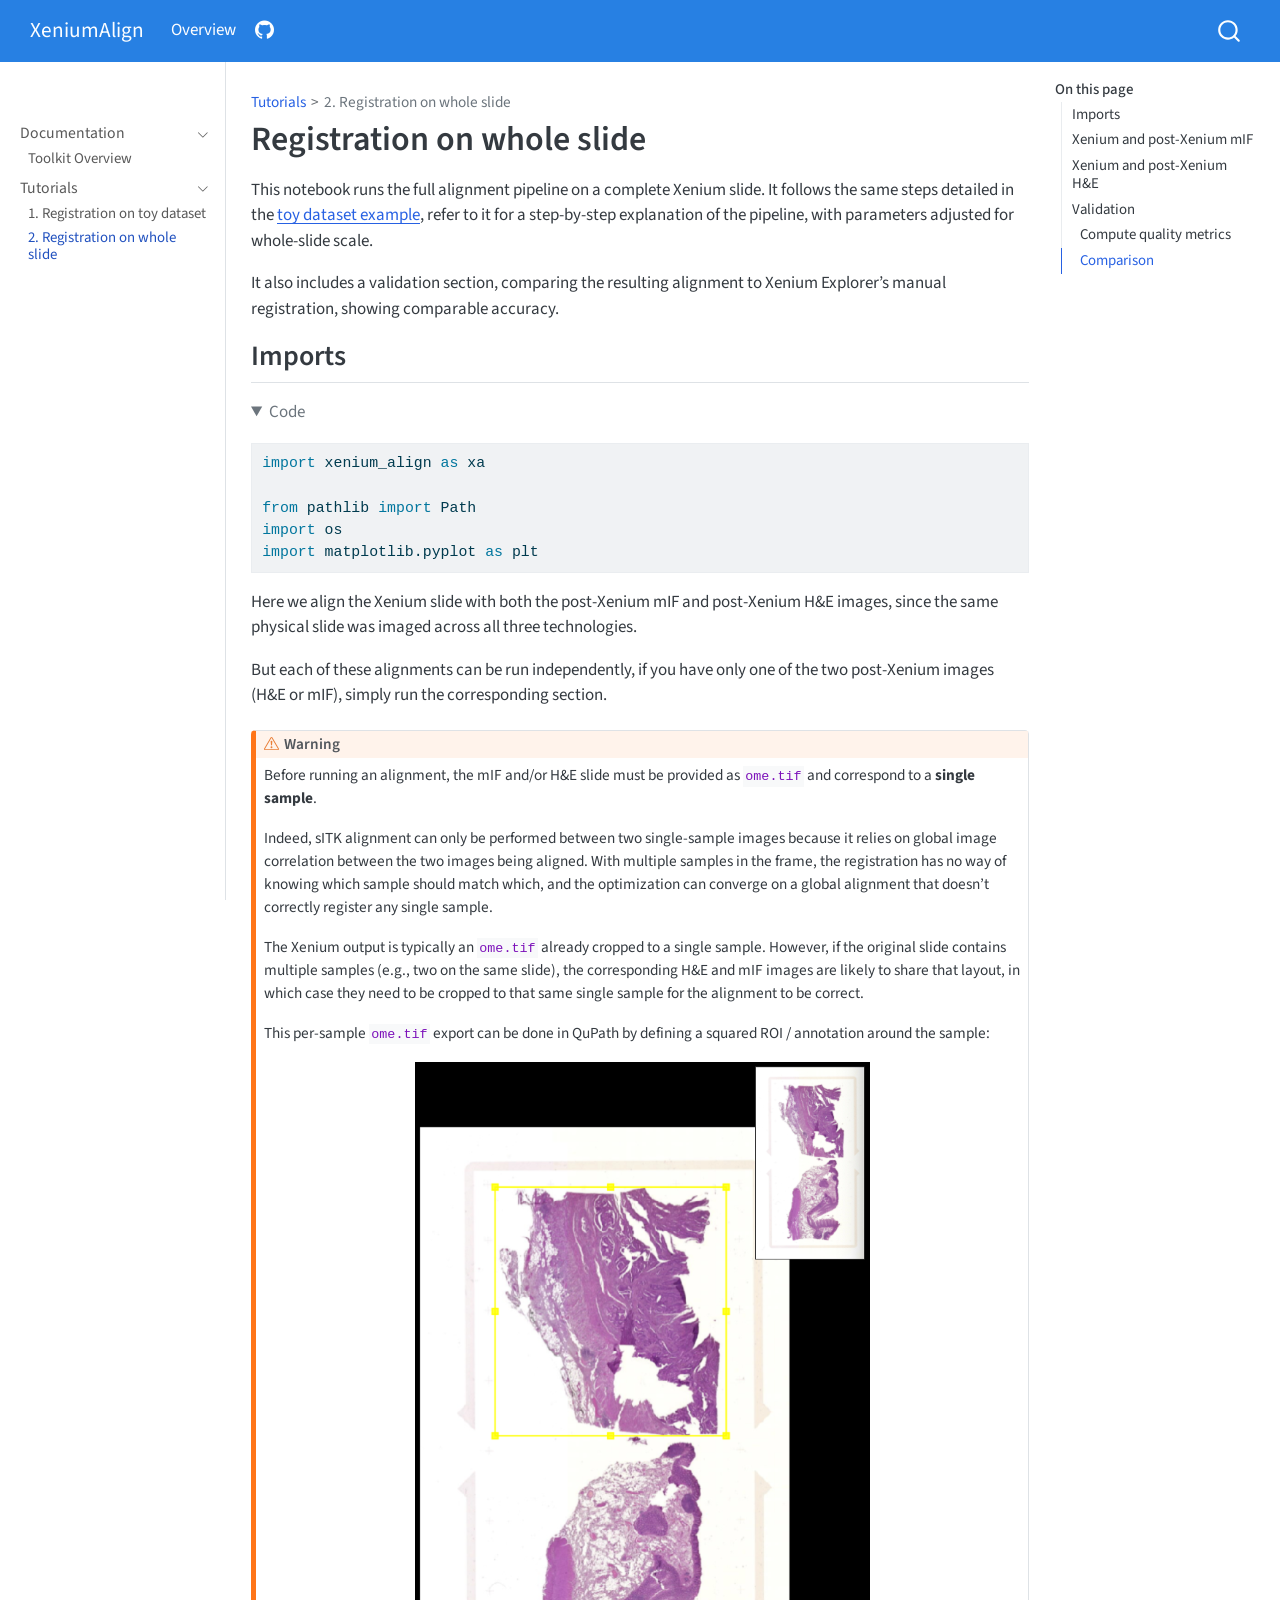
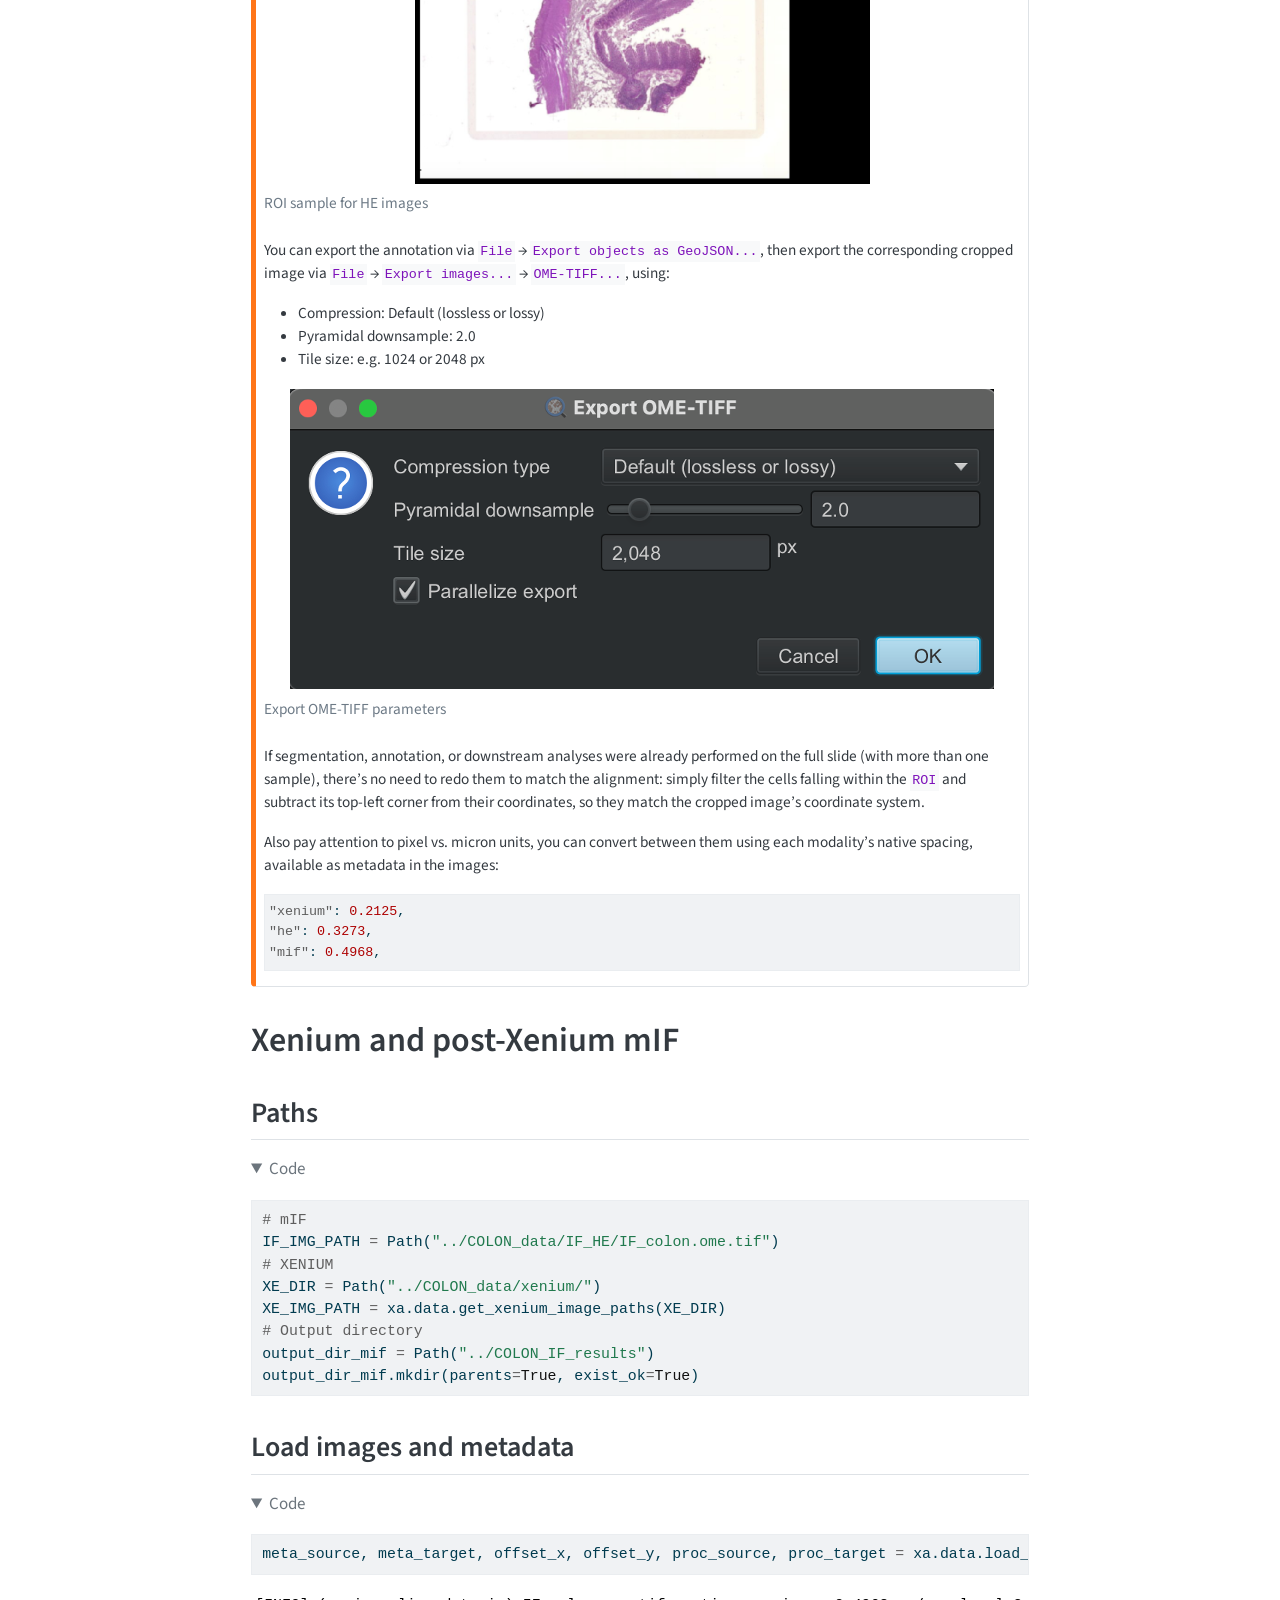
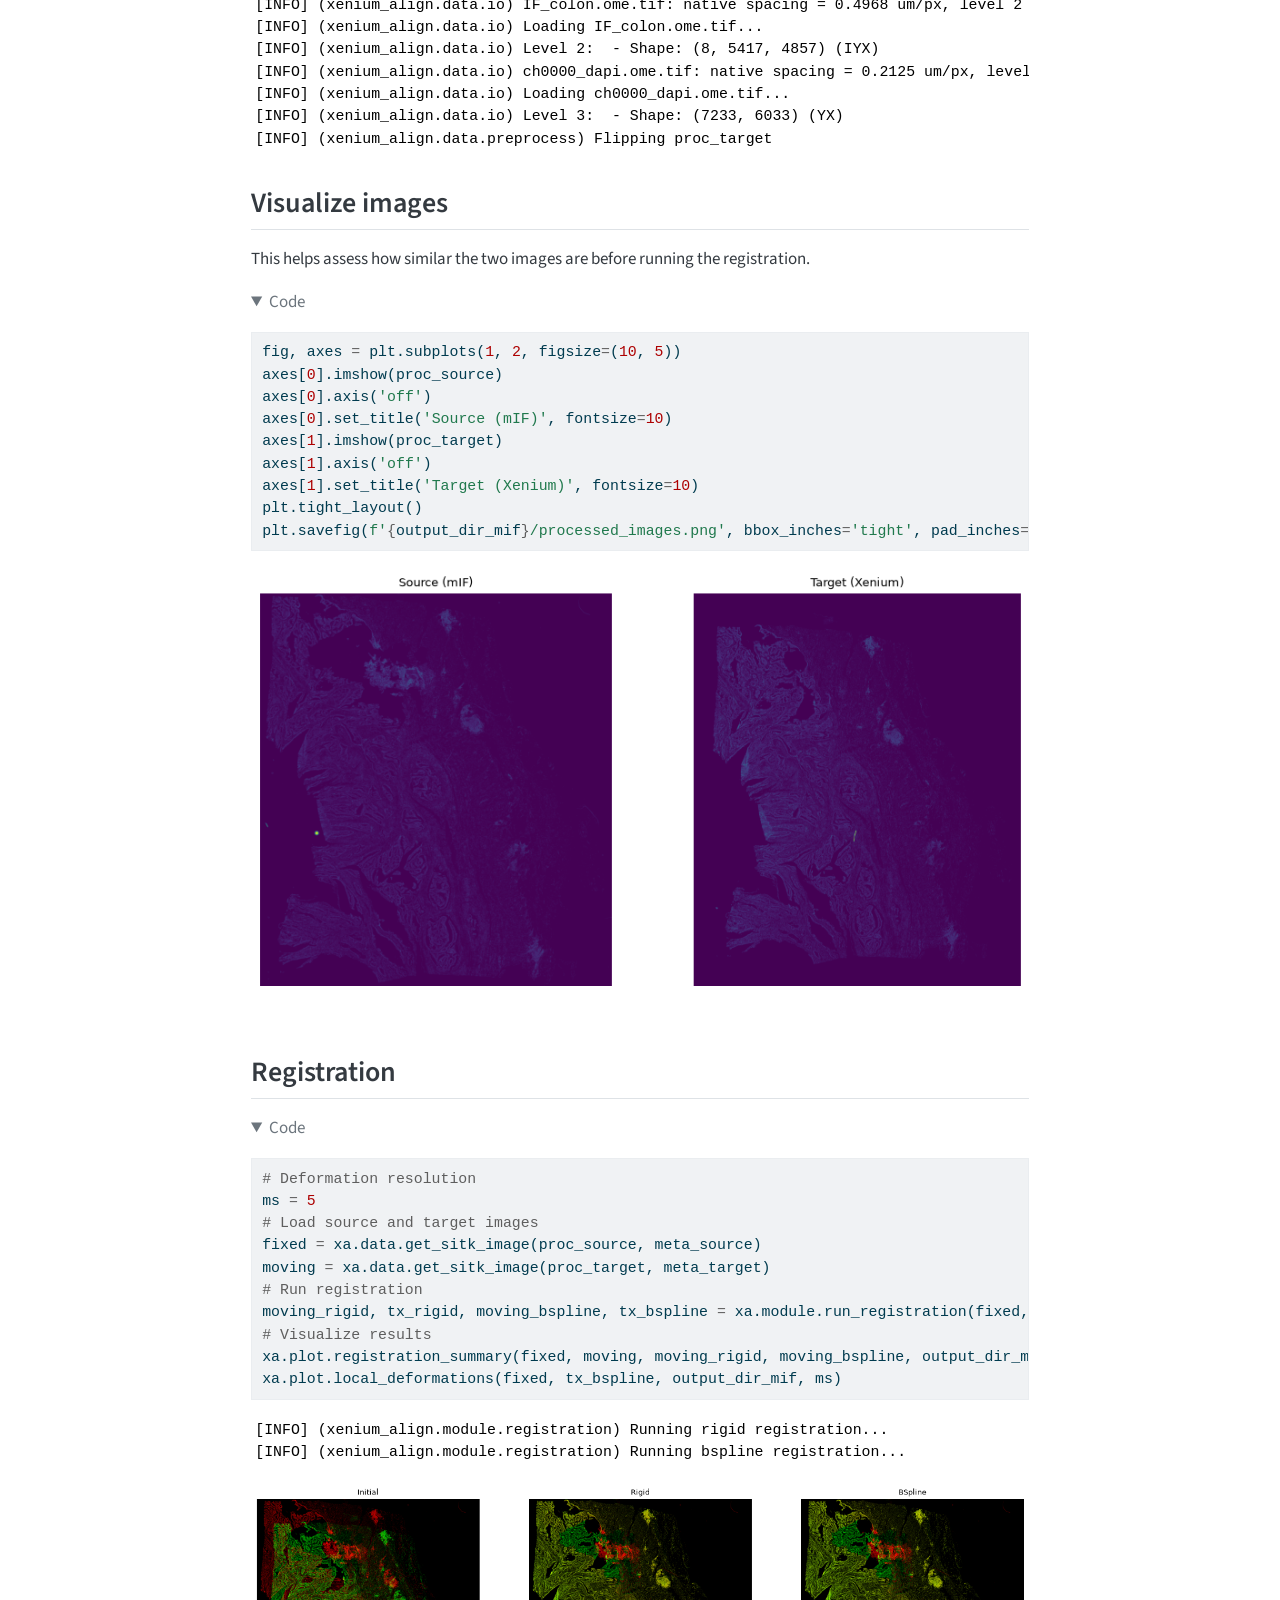
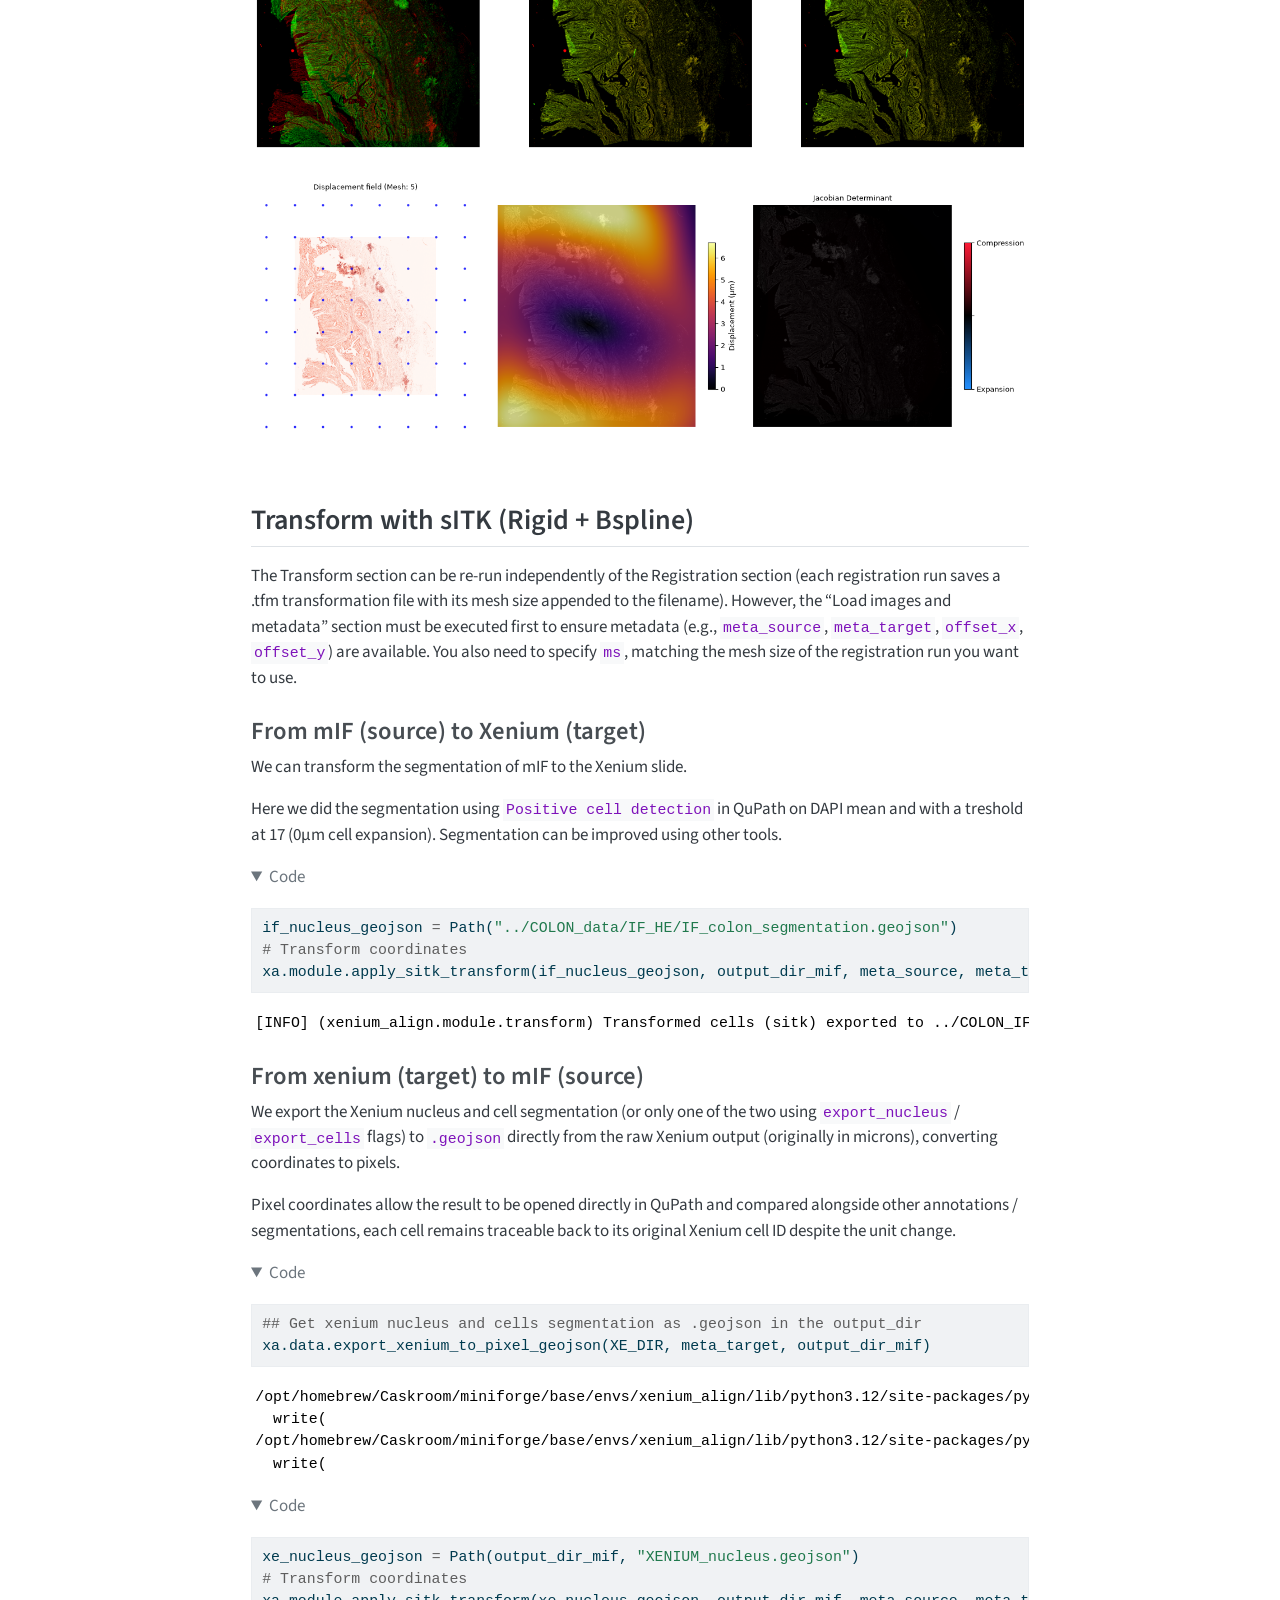
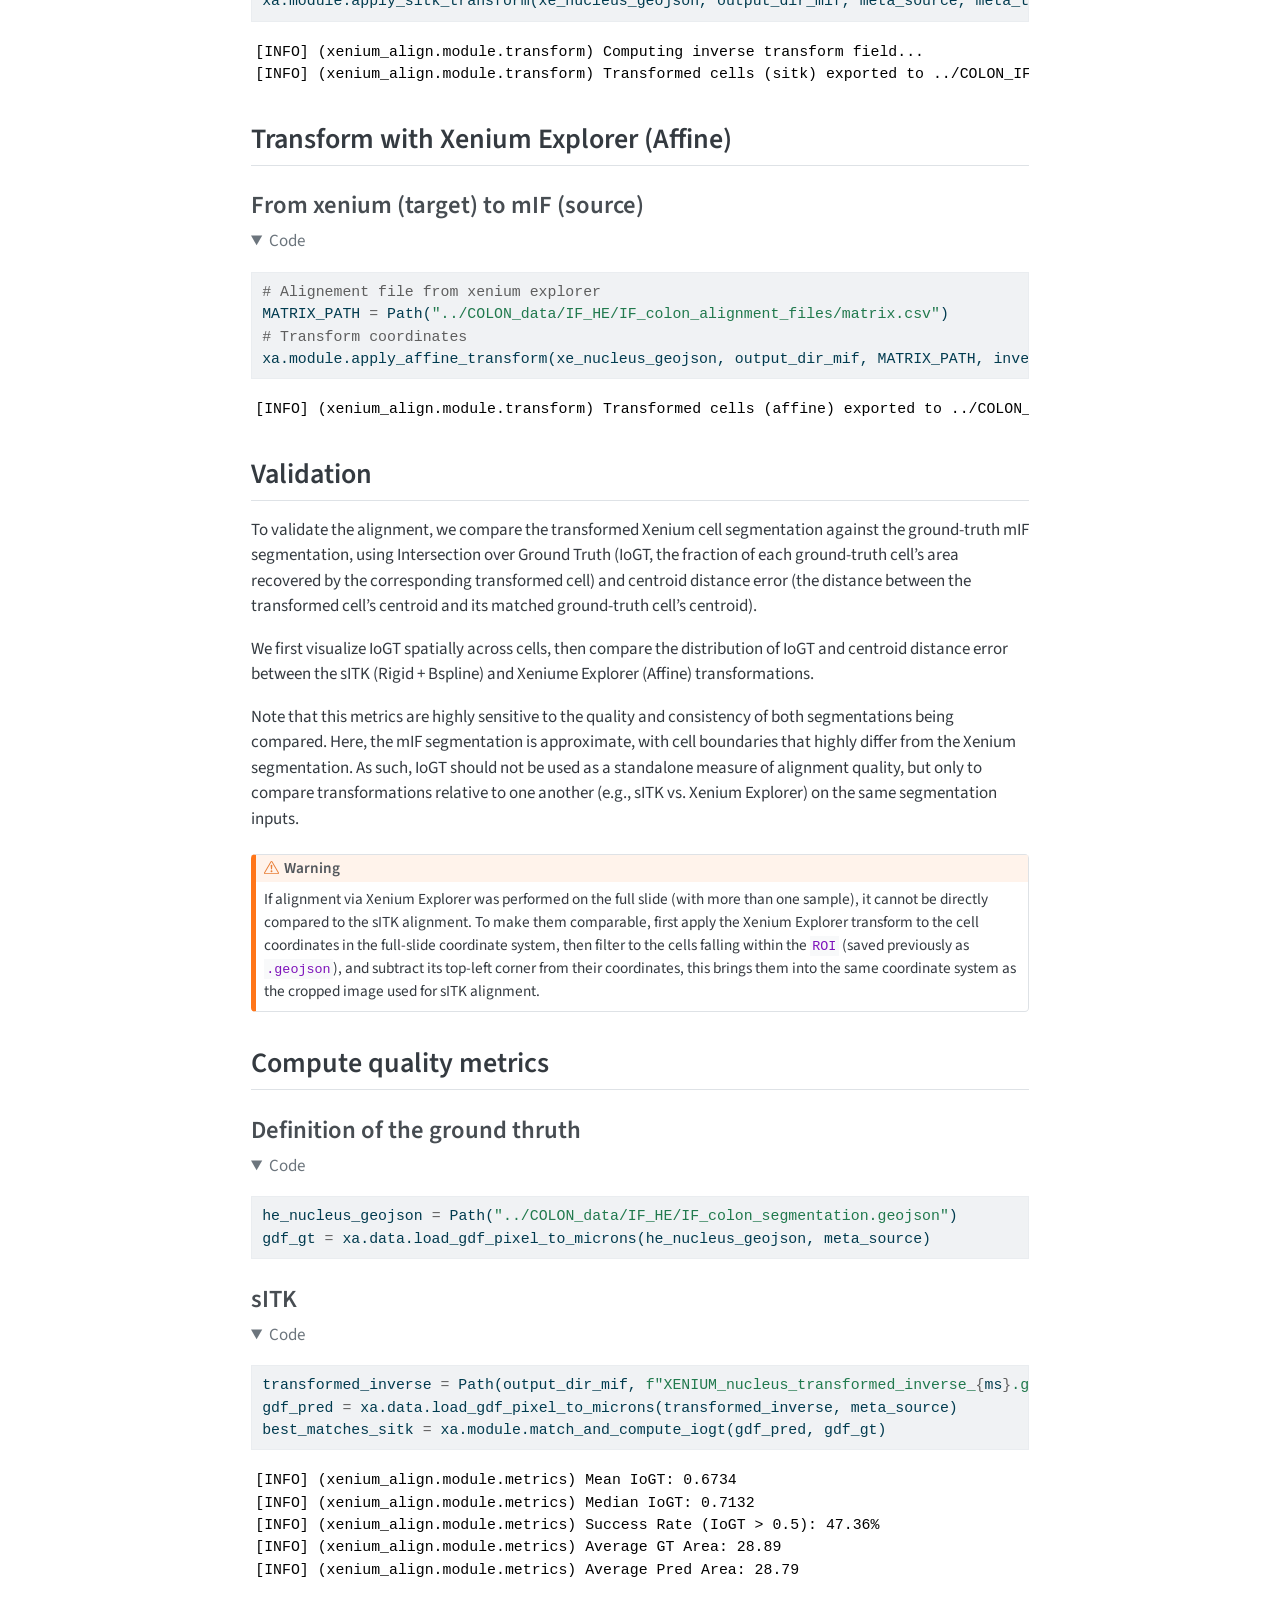
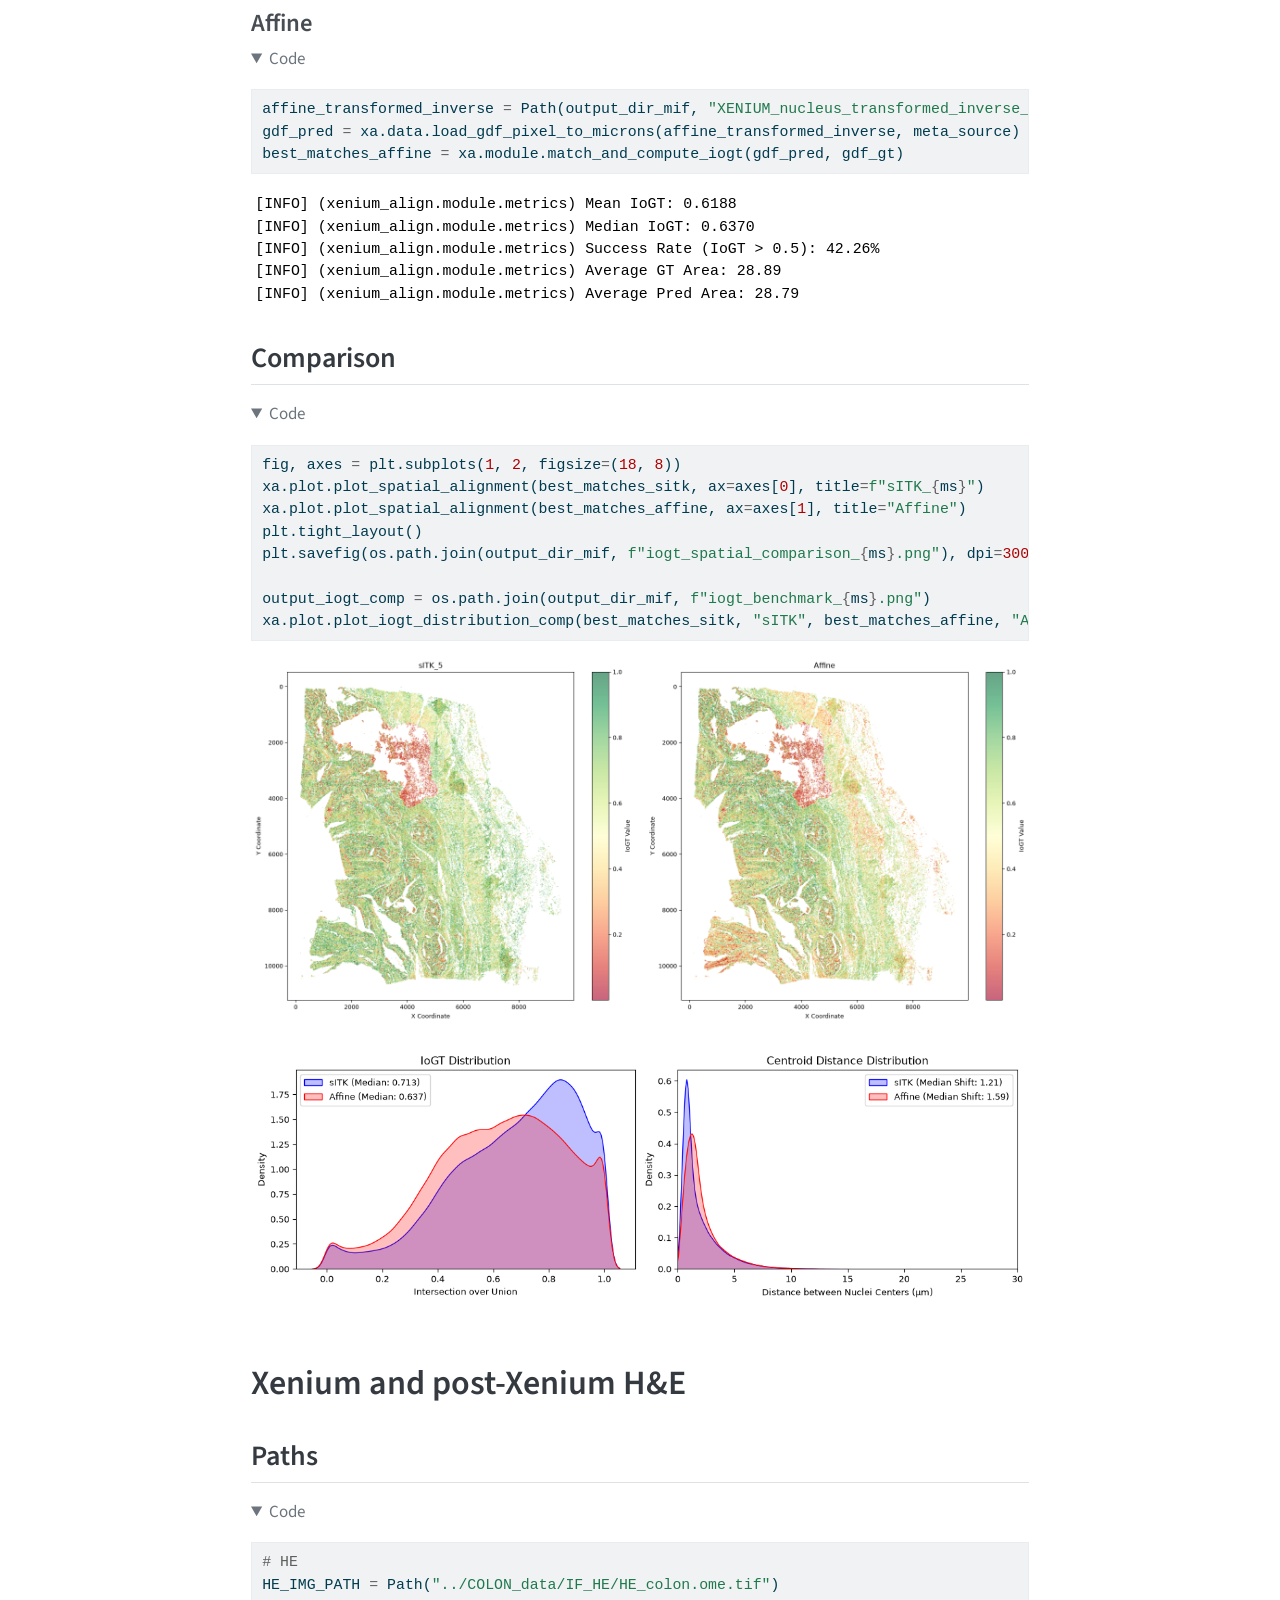
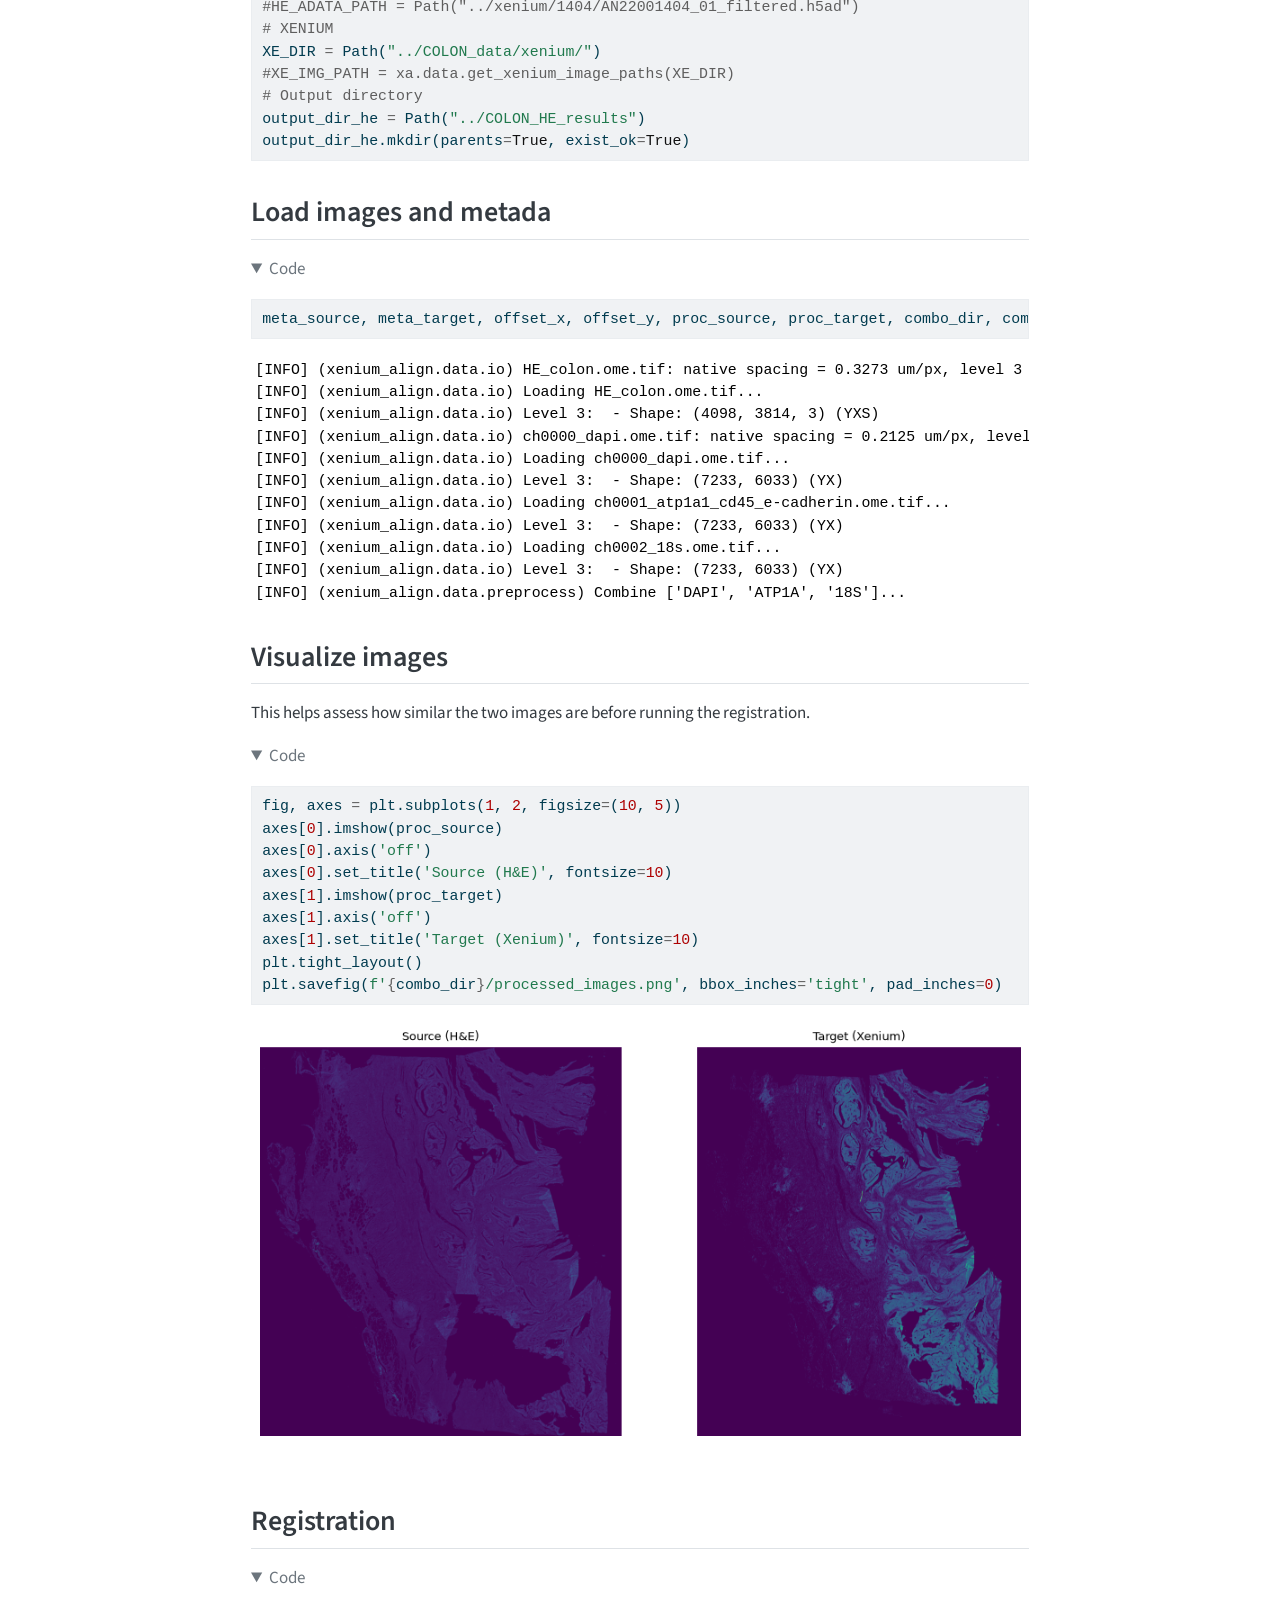
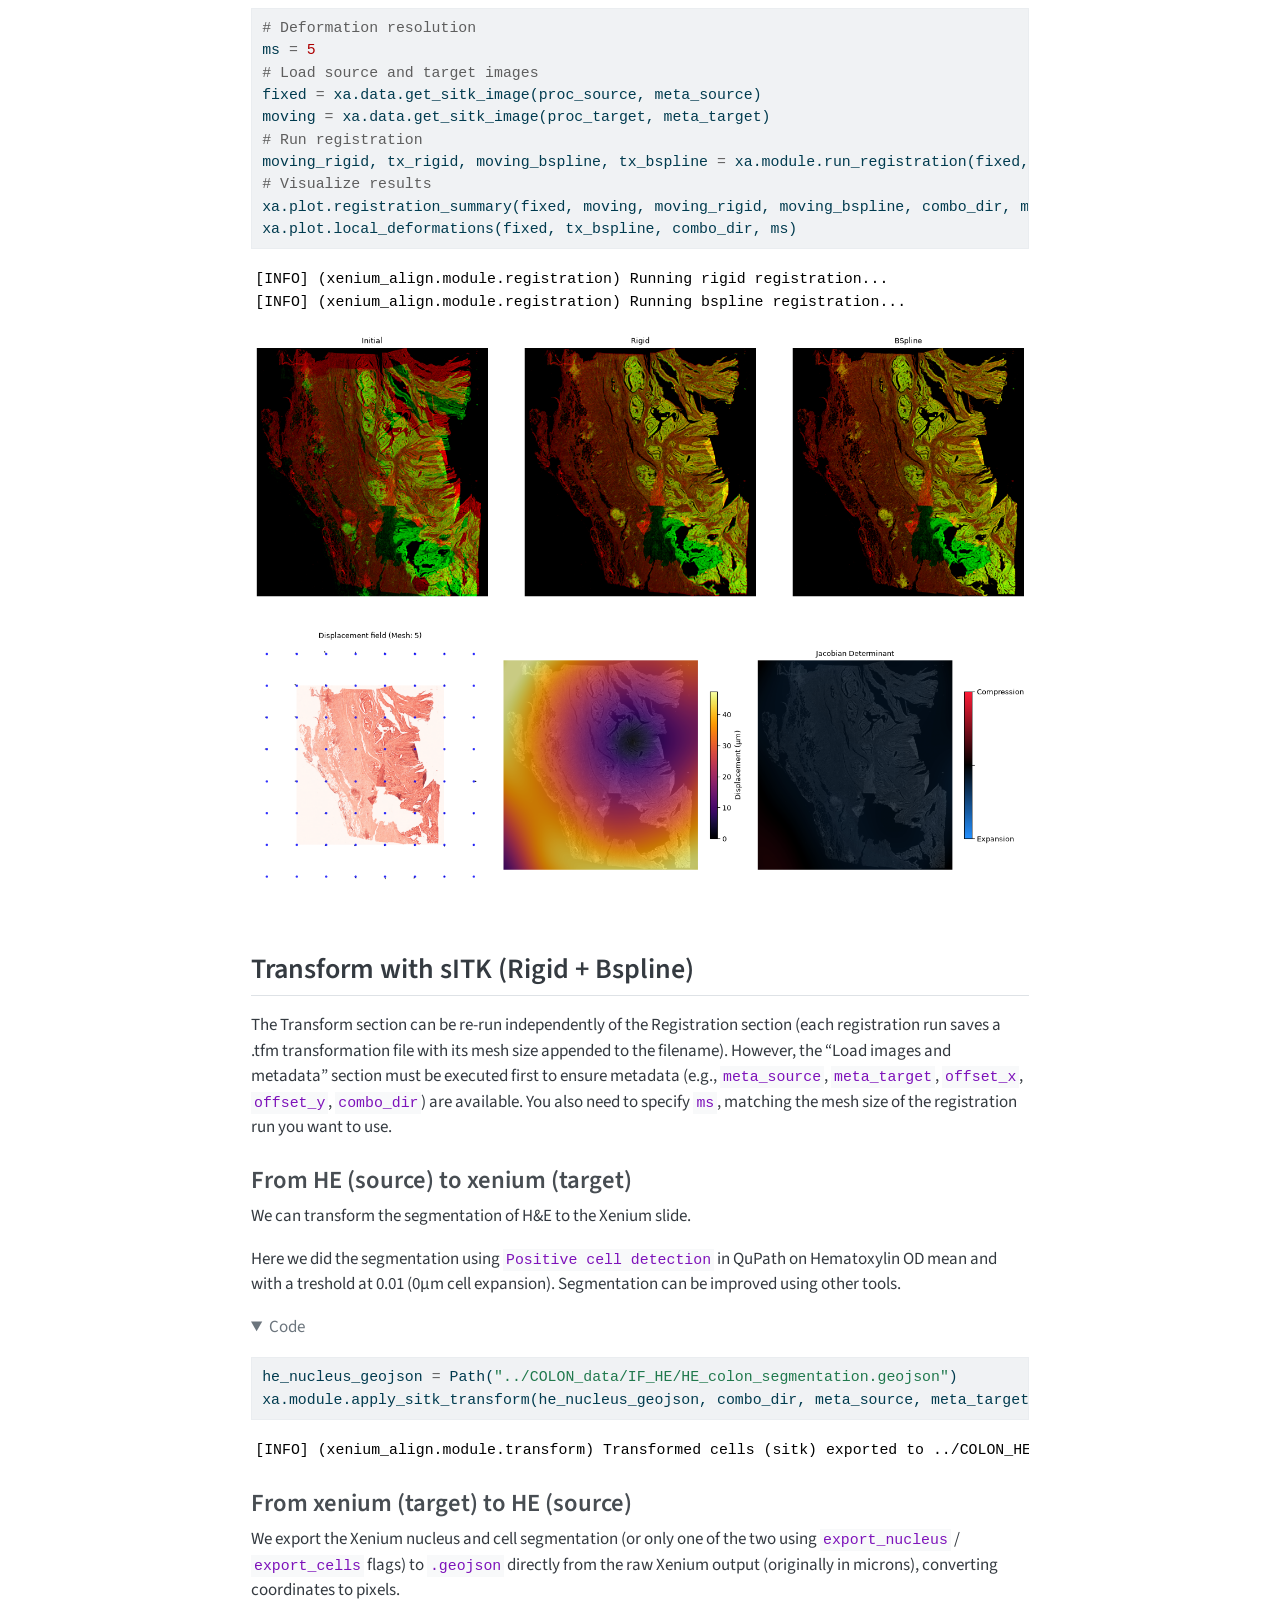
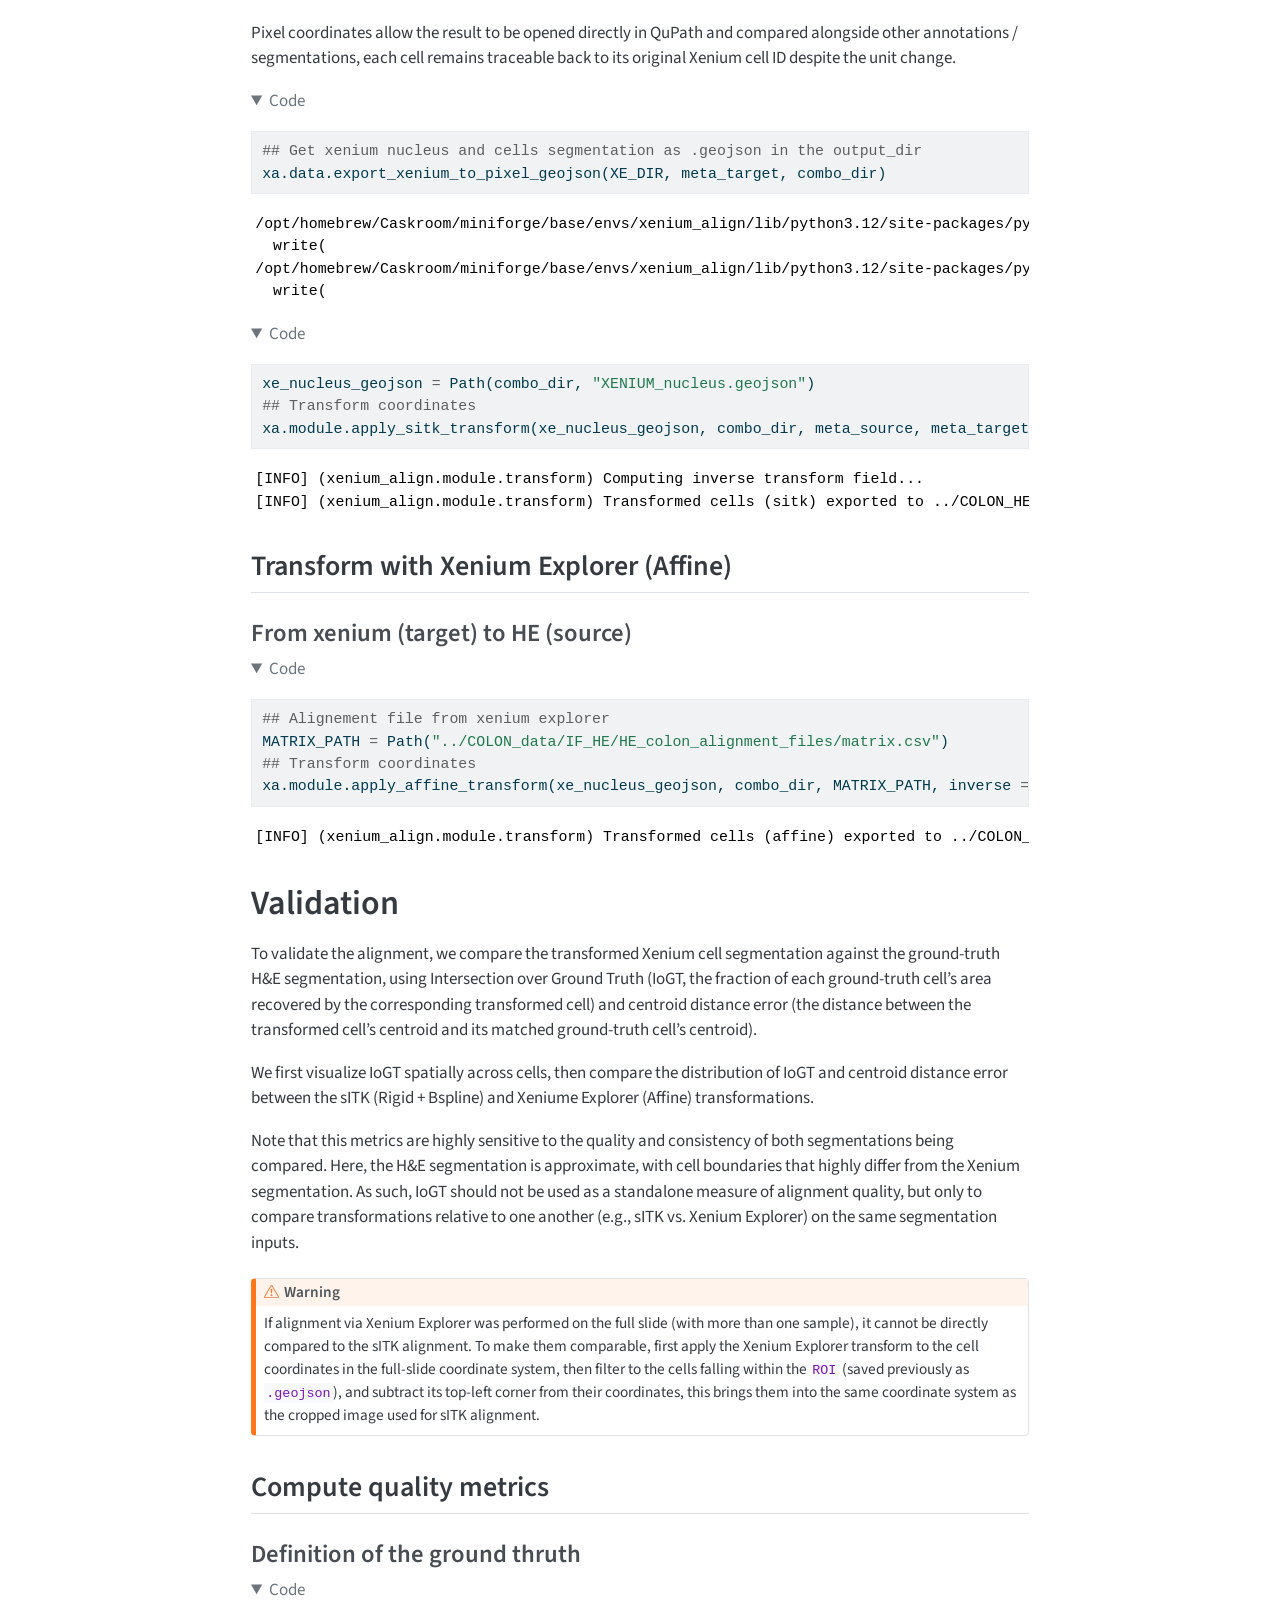
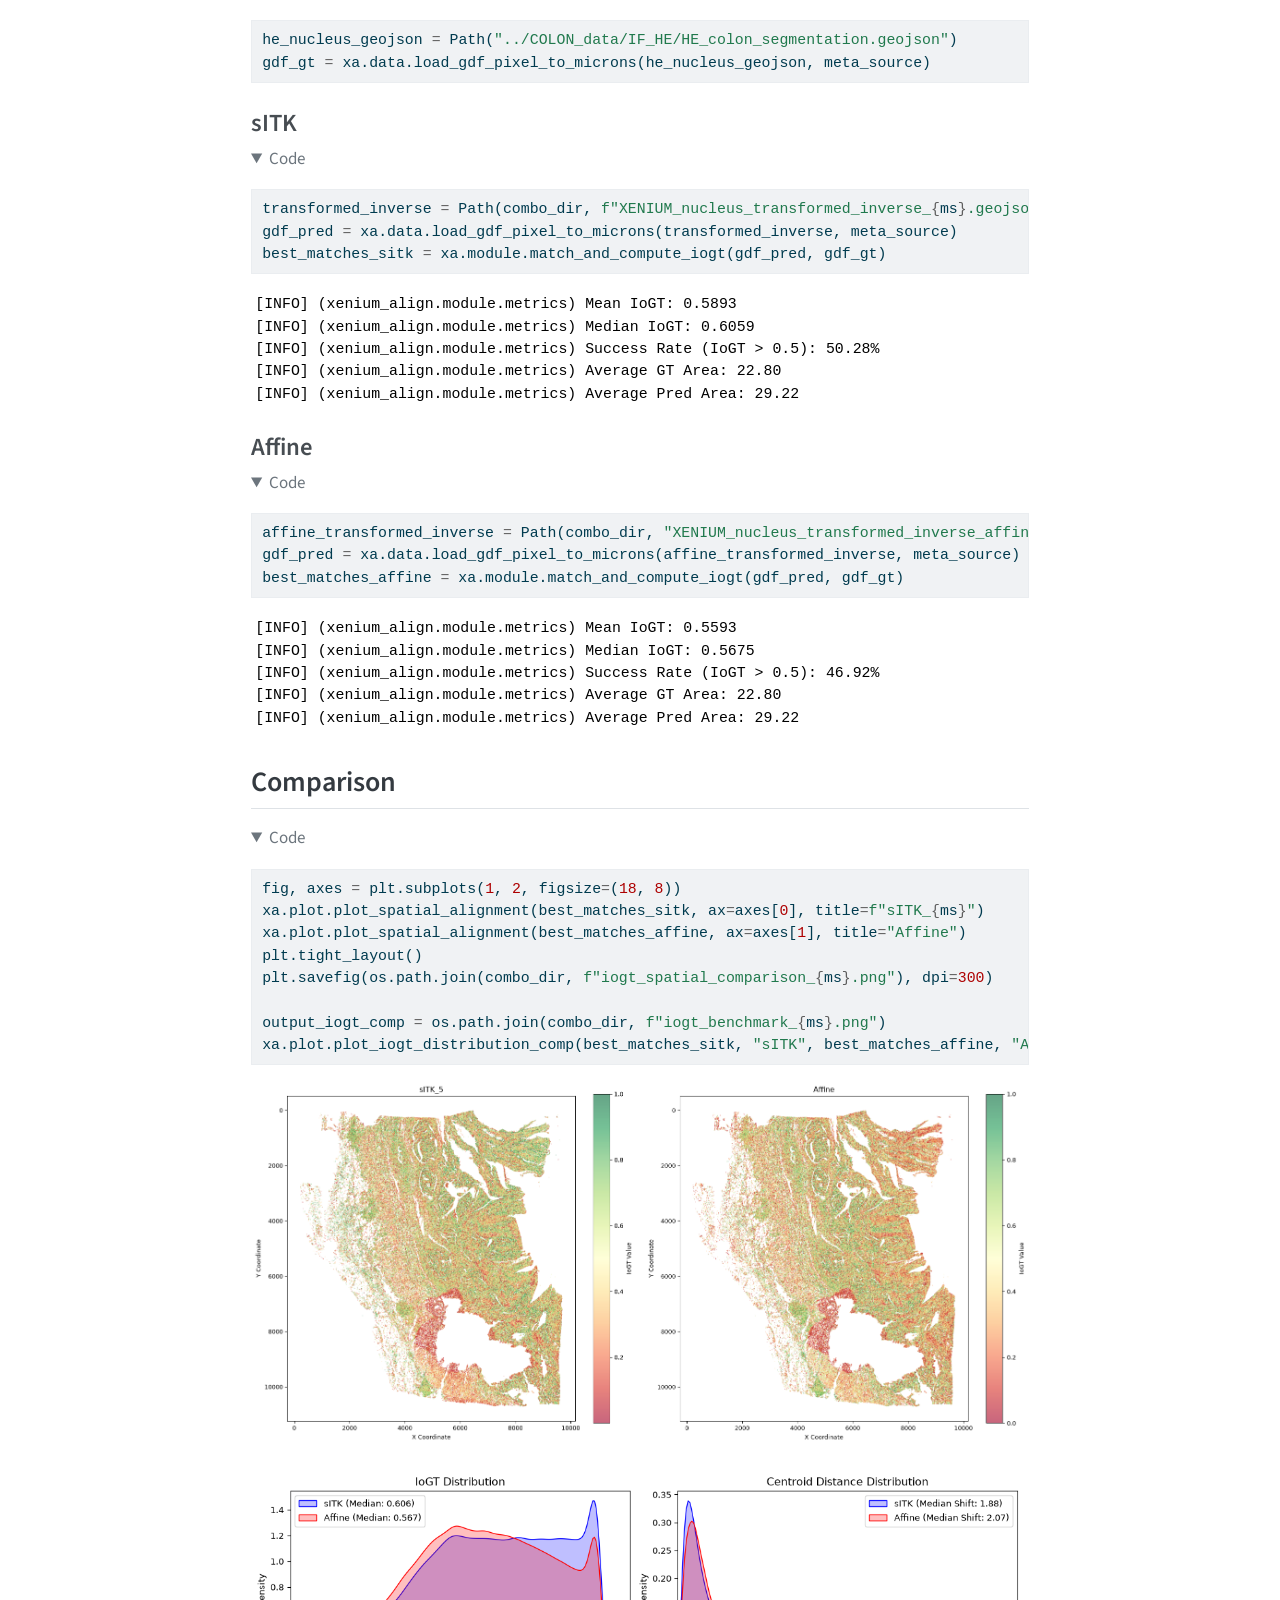
<file: docs/analysis/02_WholeSlide.html>
<!DOCTYPE html>
<html xmlns="http://www.w3.org/1999/xhtml" lang="en" xml:lang="en"><head>

<meta charset="utf-8">
<meta name="generator" content="quarto-1.6.39">

<meta name="viewport" content="width=device-width, initial-scale=1.0, user-scalable=yes">


<title>Registration on whole slide – XeniumAlign</title>
<style>
code{white-space: pre-wrap;}
span.smallcaps{font-variant: small-caps;}
div.columns{display: flex; gap: min(4vw, 1.5em);}
div.column{flex: auto; overflow-x: auto;}
div.hanging-indent{margin-left: 1.5em; text-indent: -1.5em;}
ul.task-list{list-style: none;}
ul.task-list li input[type="checkbox"] {
  width: 0.8em;
  margin: 0 0.8em 0.2em -1em; /* quarto-specific, see https://github.com/quarto-dev/quarto-cli/issues/4556 */ 
  vertical-align: middle;
}
/* CSS for syntax highlighting */
pre > code.sourceCode { white-space: pre; position: relative; }
pre > code.sourceCode > span { line-height: 1.25; }
pre > code.sourceCode > span:empty { height: 1.2em; }
.sourceCode { overflow: visible; }
code.sourceCode > span { color: inherit; text-decoration: inherit; }
div.sourceCode { margin: 1em 0; }
pre.sourceCode { margin: 0; }
@media screen {
div.sourceCode { overflow: auto; }
}
@media print {
pre > code.sourceCode { white-space: pre-wrap; }
pre > code.sourceCode > span { display: inline-block; text-indent: -5em; padding-left: 5em; }
}
pre.numberSource code
  { counter-reset: source-line 0; }
pre.numberSource code > span
  { position: relative; left: -4em; counter-increment: source-line; }
pre.numberSource code > span > a:first-child::before
  { content: counter(source-line);
    position: relative; left: -1em; text-align: right; vertical-align: baseline;
    border: none; display: inline-block;
    -webkit-touch-callout: none; -webkit-user-select: none;
    -khtml-user-select: none; -moz-user-select: none;
    -ms-user-select: none; user-select: none;
    padding: 0 4px; width: 4em;
  }
pre.numberSource { margin-left: 3em;  padding-left: 4px; }
div.sourceCode
  {   }
@media screen {
pre > code.sourceCode > span > a:first-child::before { text-decoration: underline; }
}
</style>


<script src="../site_libs/quarto-nav/quarto-nav.js"></script>
<script src="../site_libs/quarto-nav/headroom.min.js"></script>
<script src="../site_libs/clipboard/clipboard.min.js"></script>
<script src="../site_libs/quarto-search/autocomplete.umd.js"></script>
<script src="../site_libs/quarto-search/fuse.min.js"></script>
<script src="../site_libs/quarto-search/quarto-search.js"></script>
<meta name="quarto:offset" content="../">
<script src="../site_libs/quarto-html/quarto.js"></script>
<script src="../site_libs/quarto-html/popper.min.js"></script>
<script src="../site_libs/quarto-html/tippy.umd.min.js"></script>
<script src="../site_libs/quarto-html/anchor.min.js"></script>
<link href="../site_libs/quarto-html/tippy.css" rel="stylesheet">
<link href="../site_libs/quarto-html/quarto-syntax-highlighting-e26003cea8cd680ca0c55a263523d882.css" rel="stylesheet" id="quarto-text-highlighting-styles">
<script src="../site_libs/bootstrap/bootstrap.min.js"></script>
<link href="../site_libs/bootstrap/bootstrap-icons.css" rel="stylesheet">
<link href="../site_libs/bootstrap/bootstrap-5389d4ab929c550394c6a762f14605b4.min.css" rel="stylesheet" append-hash="true" id="quarto-bootstrap" data-mode="light">
<script id="quarto-search-options" type="application/json">{
  "location": "navbar",
  "copy-button": false,
  "collapse-after": 3,
  "panel-placement": "end",
  "type": "overlay",
  "limit": 50,
  "keyboard-shortcut": [
    "f",
    "/",
    "s"
  ],
  "show-item-context": false,
  "language": {
    "search-no-results-text": "No results",
    "search-matching-documents-text": "matching documents",
    "search-copy-link-title": "Copy link to search",
    "search-hide-matches-text": "Hide additional matches",
    "search-more-match-text": "more match in this document",
    "search-more-matches-text": "more matches in this document",
    "search-clear-button-title": "Clear",
    "search-text-placeholder": "",
    "search-detached-cancel-button-title": "Cancel",
    "search-submit-button-title": "Submit",
    "search-label": "Search"
  }
}</script>


</head>

<body class="nav-sidebar docked nav-fixed">

<div id="quarto-search-results"></div>
  <header id="quarto-header" class="headroom fixed-top">
    <nav class="navbar navbar-expand-lg " data-bs-theme="dark">
      <div class="navbar-container container-fluid">
      <div class="navbar-brand-container mx-auto">
    <a class="navbar-brand" href="../index.html">
    <span class="navbar-title">XeniumAlign</span>
    </a>
  </div>
            <div id="quarto-search" class="" title="Search"></div>
          <button class="navbar-toggler" type="button" data-bs-toggle="collapse" data-bs-target="#navbarCollapse" aria-controls="navbarCollapse" role="menu" aria-expanded="false" aria-label="Toggle navigation" onclick="if (window.quartoToggleHeadroom) { window.quartoToggleHeadroom(); }">
  <span class="navbar-toggler-icon"></span>
</button>
          <div class="collapse navbar-collapse" id="navbarCollapse">
            <ul class="navbar-nav navbar-nav-scroll me-auto">
  <li class="nav-item">
    <a class="nav-link active" href="../index.html" aria-current="page"> 
<span class="menu-text">Overview</span></a>
  </li>  
  <li class="nav-item compact">
    <a class="nav-link" href="https://github.com/leohermet1/xenium_align"> <i class="bi bi-github" role="img">
</i> 
<span class="menu-text"></span></a>
  </li>  
</ul>
          </div> <!-- /navcollapse -->
            <div class="quarto-navbar-tools">
</div>
      </div> <!-- /container-fluid -->
    </nav>
  <nav class="quarto-secondary-nav">
    <div class="container-fluid d-flex">
      <button type="button" class="quarto-btn-toggle btn" data-bs-toggle="collapse" role="button" data-bs-target=".quarto-sidebar-collapse-item" aria-controls="quarto-sidebar" aria-expanded="false" aria-label="Toggle sidebar navigation" onclick="if (window.quartoToggleHeadroom) { window.quartoToggleHeadroom(); }">
        <i class="bi bi-layout-text-sidebar-reverse"></i>
      </button>
        <nav class="quarto-page-breadcrumbs" aria-label="breadcrumb"><ol class="breadcrumb"><li class="breadcrumb-item"><a href="../analysis/01_ToyDataset.html">Tutorials</a></li><li class="breadcrumb-item"><a href="../analysis/02_WholeSlide.html">2. Registration on whole slide</a></li></ol></nav>
        <a class="flex-grow-1" role="navigation" data-bs-toggle="collapse" data-bs-target=".quarto-sidebar-collapse-item" aria-controls="quarto-sidebar" aria-expanded="false" aria-label="Toggle sidebar navigation" onclick="if (window.quartoToggleHeadroom) { window.quartoToggleHeadroom(); }">      
        </a>
      <button type="button" class="btn quarto-search-button" aria-label="Search" onclick="window.quartoOpenSearch();">
        <i class="bi bi-search"></i>
      </button>
    </div>
  </nav>
</header>
<!-- content -->
<div id="quarto-content" class="quarto-container page-columns page-rows-contents page-layout-article page-navbar">
<!-- sidebar -->
  <nav id="quarto-sidebar" class="sidebar collapse collapse-horizontal quarto-sidebar-collapse-item sidebar-navigation docked overflow-auto">
        <div class="mt-2 flex-shrink-0 align-items-center">
        <div class="sidebar-search">
        <div id="quarto-search" class="" title="Search"></div>
        </div>
        </div>
    <div class="sidebar-menu-container"> 
    <ul class="list-unstyled mt-1">
        <li class="sidebar-item sidebar-item-section">
      <div class="sidebar-item-container"> 
            <a class="sidebar-item-text sidebar-link text-start" data-bs-toggle="collapse" data-bs-target="#quarto-sidebar-section-1" role="navigation" aria-expanded="true">
 <span class="menu-text">Documentation</span></a>
          <a class="sidebar-item-toggle text-start" data-bs-toggle="collapse" data-bs-target="#quarto-sidebar-section-1" role="navigation" aria-expanded="true" aria-label="Toggle section">
            <i class="bi bi-chevron-right ms-2"></i>
          </a> 
      </div>
      <ul id="quarto-sidebar-section-1" class="collapse list-unstyled sidebar-section depth1 show">  
          <li class="sidebar-item">
  <div class="sidebar-item-container"> 
  <a href="../index.html" class="sidebar-item-text sidebar-link">
 <span class="menu-text">Toolkit Overview</span></a>
  </div>
</li>
      </ul>
  </li>
        <li class="sidebar-item sidebar-item-section">
      <div class="sidebar-item-container"> 
            <a class="sidebar-item-text sidebar-link text-start" data-bs-toggle="collapse" data-bs-target="#quarto-sidebar-section-2" role="navigation" aria-expanded="true">
 <span class="menu-text">Tutorials</span></a>
          <a class="sidebar-item-toggle text-start" data-bs-toggle="collapse" data-bs-target="#quarto-sidebar-section-2" role="navigation" aria-expanded="true" aria-label="Toggle section">
            <i class="bi bi-chevron-right ms-2"></i>
          </a> 
      </div>
      <ul id="quarto-sidebar-section-2" class="collapse list-unstyled sidebar-section depth1 show">  
          <li class="sidebar-item">
  <div class="sidebar-item-container"> 
  <a href="../analysis/01_ToyDataset.html" class="sidebar-item-text sidebar-link">
 <span class="menu-text">1. Registration on toy dataset</span></a>
  </div>
</li>
          <li class="sidebar-item">
  <div class="sidebar-item-container"> 
  <a href="../analysis/02_WholeSlide.html" class="sidebar-item-text sidebar-link active">
 <span class="menu-text">2. Registration on whole slide</span></a>
  </div>
</li>
      </ul>
  </li>
    </ul>
    </div>
</nav>
<div id="quarto-sidebar-glass" class="quarto-sidebar-collapse-item" data-bs-toggle="collapse" data-bs-target=".quarto-sidebar-collapse-item"></div>
<!-- margin-sidebar -->
    <div id="quarto-margin-sidebar" class="sidebar margin-sidebar">
        <nav id="TOC" role="doc-toc" class="toc-active">
    <h2 id="toc-title">On this page</h2>
   
  <ul>
  <li><a href="#imports" id="toc-imports" class="nav-link active" data-scroll-target="#imports">Imports</a></li>
  <li><a href="#xenium-and-post-xenium-mif" id="toc-xenium-and-post-xenium-mif" class="nav-link" data-scroll-target="#xenium-and-post-xenium-mif">Xenium and post-Xenium mIF</a>
  <ul class="collapse">
  <li><a href="#paths" id="toc-paths" class="nav-link" data-scroll-target="#paths">Paths</a></li>
  <li><a href="#load-images-and-metadata" id="toc-load-images-and-metadata" class="nav-link" data-scroll-target="#load-images-and-metadata">Load images and metadata</a></li>
  <li><a href="#visualize-images" id="toc-visualize-images" class="nav-link" data-scroll-target="#visualize-images">Visualize images</a></li>
  <li><a href="#registration" id="toc-registration" class="nav-link" data-scroll-target="#registration">Registration</a></li>
  <li><a href="#transform-with-sitk-rigid-bspline" id="toc-transform-with-sitk-rigid-bspline" class="nav-link" data-scroll-target="#transform-with-sitk-rigid-bspline">Transform with sITK (Rigid + Bspline)</a>
  <ul class="collapse">
  <li><a href="#from-mif-source-to-xenium-target" id="toc-from-mif-source-to-xenium-target" class="nav-link" data-scroll-target="#from-mif-source-to-xenium-target">From mIF (source) to Xenium (target)</a></li>
  <li><a href="#from-xenium-target-to-mif-source" id="toc-from-xenium-target-to-mif-source" class="nav-link" data-scroll-target="#from-xenium-target-to-mif-source">From xenium (target) to mIF (source)</a></li>
  </ul></li>
  <li><a href="#transform-with-xenium-explorer-affine" id="toc-transform-with-xenium-explorer-affine" class="nav-link" data-scroll-target="#transform-with-xenium-explorer-affine">Transform with Xenium Explorer (Affine)</a>
  <ul class="collapse">
  <li><a href="#from-xenium-target-to-mif-source-1" id="toc-from-xenium-target-to-mif-source-1" class="nav-link" data-scroll-target="#from-xenium-target-to-mif-source-1">From xenium (target) to mIF (source)</a></li>
  </ul></li>
  <li><a href="#validation" id="toc-validation" class="nav-link" data-scroll-target="#validation">Validation</a></li>
  <li><a href="#compute-quality-metrics" id="toc-compute-quality-metrics" class="nav-link" data-scroll-target="#compute-quality-metrics">Compute quality metrics</a>
  <ul class="collapse">
  <li><a href="#definition-of-the-ground-thruth" id="toc-definition-of-the-ground-thruth" class="nav-link" data-scroll-target="#definition-of-the-ground-thruth">Definition of the ground thruth</a></li>
  <li><a href="#sitk" id="toc-sitk" class="nav-link" data-scroll-target="#sitk">sITK</a></li>
  <li><a href="#affine" id="toc-affine" class="nav-link" data-scroll-target="#affine">Affine</a></li>
  </ul></li>
  <li><a href="#comparison" id="toc-comparison" class="nav-link" data-scroll-target="#comparison">Comparison</a></li>
  </ul></li>
  <li><a href="#xenium-and-post-xenium-he" id="toc-xenium-and-post-xenium-he" class="nav-link" data-scroll-target="#xenium-and-post-xenium-he">Xenium and post-Xenium H&amp;E</a>
  <ul class="collapse">
  <li><a href="#paths-1" id="toc-paths-1" class="nav-link" data-scroll-target="#paths-1">Paths</a></li>
  <li><a href="#load-images-and-metada" id="toc-load-images-and-metada" class="nav-link" data-scroll-target="#load-images-and-metada">Load images and metada</a></li>
  <li><a href="#visualize-images-1" id="toc-visualize-images-1" class="nav-link" data-scroll-target="#visualize-images-1">Visualize images</a></li>
  <li><a href="#registration-1" id="toc-registration-1" class="nav-link" data-scroll-target="#registration-1">Registration</a></li>
  <li><a href="#transform-with-sitk-rigid-bspline-1" id="toc-transform-with-sitk-rigid-bspline-1" class="nav-link" data-scroll-target="#transform-with-sitk-rigid-bspline-1">Transform with sITK (Rigid + Bspline)</a>
  <ul class="collapse">
  <li><a href="#from-he-source-to-xenium-target" id="toc-from-he-source-to-xenium-target" class="nav-link" data-scroll-target="#from-he-source-to-xenium-target">From HE (source) to xenium (target)</a></li>
  <li><a href="#from-xenium-target-to-he-source" id="toc-from-xenium-target-to-he-source" class="nav-link" data-scroll-target="#from-xenium-target-to-he-source">From xenium (target) to HE (source)</a></li>
  </ul></li>
  <li><a href="#transform-with-xenium-explorer-affine-1" id="toc-transform-with-xenium-explorer-affine-1" class="nav-link" data-scroll-target="#transform-with-xenium-explorer-affine-1">Transform with Xenium Explorer (Affine)</a>
  <ul class="collapse">
  <li><a href="#from-xenium-target-to-he-source-1" id="toc-from-xenium-target-to-he-source-1" class="nav-link" data-scroll-target="#from-xenium-target-to-he-source-1">From xenium (target) to HE (source)</a></li>
  </ul></li>
  </ul></li>
  <li><a href="#validation-1" id="toc-validation-1" class="nav-link" data-scroll-target="#validation-1">Validation</a>
  <ul class="collapse">
  <li><a href="#compute-quality-metrics-1" id="toc-compute-quality-metrics-1" class="nav-link" data-scroll-target="#compute-quality-metrics-1">Compute quality metrics</a>
  <ul class="collapse">
  <li><a href="#definition-of-the-ground-thruth-1" id="toc-definition-of-the-ground-thruth-1" class="nav-link" data-scroll-target="#definition-of-the-ground-thruth-1">Definition of the ground thruth</a></li>
  <li><a href="#sitk-1" id="toc-sitk-1" class="nav-link" data-scroll-target="#sitk-1">sITK</a></li>
  <li><a href="#affine-1" id="toc-affine-1" class="nav-link" data-scroll-target="#affine-1">Affine</a></li>
  </ul></li>
  <li><a href="#comparison-1" id="toc-comparison-1" class="nav-link" data-scroll-target="#comparison-1">Comparison</a></li>
  </ul></li>
  </ul>
</nav>
    </div>
<!-- main -->
<main class="content" id="quarto-document-content">

<header id="title-block-header" class="quarto-title-block default"><nav class="quarto-page-breadcrumbs quarto-title-breadcrumbs d-none d-lg-block" aria-label="breadcrumb"><ol class="breadcrumb"><li class="breadcrumb-item"><a href="../analysis/01_ToyDataset.html">Tutorials</a></li><li class="breadcrumb-item"><a href="../analysis/02_WholeSlide.html">2. Registration on whole slide</a></li></ol></nav>
<div class="quarto-title">
<h1 class="title">Registration on whole slide</h1>
</div>



<div class="quarto-title-meta">

    
  
    
  </div>
  


</header>


<p>This notebook runs the full alignment pipeline on a complete Xenium slide. It follows the same steps detailed in the <a href="../analysis/01_ToyDataset.html">toy dataset example</a>, refer to it for a step-by-step explanation of the pipeline, with parameters adjusted for whole-slide scale.</p>
<p>It also includes a validation section, comparing the resulting alignment to Xenium Explorer’s manual registration, showing comparable accuracy.</p>
<section id="imports" class="level2">
<h2 class="anchored" data-anchor-id="imports">Imports</h2>
<div id="7a73a85b" class="cell" data-execution_count="1">
<details open="" class="code-fold">
<summary>Code</summary>
<div class="sourceCode cell-code" id="cb1"><pre class="sourceCode python code-with-copy"><code class="sourceCode python"><span id="cb1-1"><a href="#cb1-1" aria-hidden="true" tabindex="-1"></a><span class="im">import</span> xenium_align <span class="im">as</span> xa</span>
<span id="cb1-2"><a href="#cb1-2" aria-hidden="true" tabindex="-1"></a></span>
<span id="cb1-3"><a href="#cb1-3" aria-hidden="true" tabindex="-1"></a><span class="im">from</span> pathlib <span class="im">import</span> Path</span>
<span id="cb1-4"><a href="#cb1-4" aria-hidden="true" tabindex="-1"></a><span class="im">import</span> os</span>
<span id="cb1-5"><a href="#cb1-5" aria-hidden="true" tabindex="-1"></a><span class="im">import</span> matplotlib.pyplot <span class="im">as</span> plt</span></code><button title="Copy to Clipboard" class="code-copy-button"><i class="bi"></i></button></pre></div>
</details>
</div>
<p>Here we align the Xenium slide with both the post-Xenium mIF and post-Xenium H&amp;E images, since the same physical slide was imaged across all three technologies.</p>
<p>But each of these alignments can be run independently, if you have only one of the two post-Xenium images (H&amp;E or mIF), simply run the corresponding section.</p>
<div class="callout callout-style-default callout-warning callout-titled">
<div class="callout-header d-flex align-content-center">
<div class="callout-icon-container">
<i class="callout-icon"></i>
</div>
<div class="callout-title-container flex-fill">
Warning
</div>
</div>
<div class="callout-body-container callout-body">
<p>Before running an alignment, the mIF and/or H&amp;E slide must be provided as <code>ome.tif</code> and correspond to a <strong>single sample</strong>.</p>
<p>Indeed, sITK alignment can only be performed between two single-sample images because it relies on global image correlation between the two images being aligned. With multiple samples in the frame, the registration has no way of knowing which sample should match which, and the optimization can converge on a global alignment that doesn’t correctly register any single sample.</p>
<p>The Xenium output is typically an <code>ome.tif</code> already cropped to a single sample. However, if the original slide contains multiple samples (e.g., two on the same slide), the corresponding H&amp;E and mIF images are likely to share that layout, in which case they need to be cropped to that same single sample for the alignment to be correct.</p>
<p>This per-sample <code>ome.tif</code> export can be done in QuPath by defining a squared ROI / annotation around the sample:</p>
<div class="quarto-figure quarto-figure-center">
<figure class="figure">
<p><img src="../images/ROI_sample.png" class="img-fluid figure-img" alt="ROI sample for HE"></p>
<figcaption>ROI sample for HE images</figcaption>
</figure>
</div>
<p>You can export the annotation via <code>File</code> → <code>Export objects as GeoJSON...</code>, then export the corresponding cropped image via <code>File</code> → <code>Export images...</code> → <code>OME-TIFF...</code>, using:</p>
<ul>
<li>Compression: Default (lossless or lossy)</li>
<li>Pyramidal downsample: 2.0</li>
<li>Tile size: e.g.&nbsp;1024 or 2048 px</li>
</ul>
<div class="quarto-figure quarto-figure-center">
<figure class="figure">
<p><img src="../images/Export_ometif.png" class="img-fluid figure-img" alt="Export OME-TIFF parameters"></p>
<figcaption>Export OME-TIFF parameters</figcaption>
</figure>
</div>
<p>If segmentation, annotation, or downstream analyses were already performed on the full slide (with more than one sample), there’s no need to redo them to match the alignment: simply filter the cells falling within the <code>ROI</code> and subtract its top-left corner from their coordinates, so they match the cropped image’s coordinate system.</p>
<p>Also pay attention to pixel vs.&nbsp;micron units, you can convert between them using each modality’s native spacing, available as metadata in the images:</p>
<div class="sourceCode" id="cb2"><pre class="sourceCode python code-with-copy"><code class="sourceCode python"><span id="cb2-1"><a href="#cb2-1" aria-hidden="true" tabindex="-1"></a><span class="co">"xenium"</span>: <span class="fl">0.2125</span>,</span>
<span id="cb2-2"><a href="#cb2-2" aria-hidden="true" tabindex="-1"></a><span class="co">"he"</span>: <span class="fl">0.3273</span>,</span>
<span id="cb2-3"><a href="#cb2-3" aria-hidden="true" tabindex="-1"></a><span class="co">"mif"</span>: <span class="fl">0.4968</span>,</span></code><button title="Copy to Clipboard" class="code-copy-button"><i class="bi"></i></button></pre></div>
</div>
</div>
</section>
<section id="xenium-and-post-xenium-mif" class="level1">
<h1>Xenium and post-Xenium mIF</h1>
<section id="paths" class="level2">
<h2 class="anchored" data-anchor-id="paths">Paths</h2>
<div id="7513ba9c" class="cell" data-execution_count="2">
<details open="" class="code-fold">
<summary>Code</summary>
<div class="sourceCode cell-code" id="cb3"><pre class="sourceCode python code-with-copy"><code class="sourceCode python"><span id="cb3-1"><a href="#cb3-1" aria-hidden="true" tabindex="-1"></a><span class="co"># mIF</span></span>
<span id="cb3-2"><a href="#cb3-2" aria-hidden="true" tabindex="-1"></a>IF_IMG_PATH <span class="op">=</span> Path(<span class="st">"../COLON_data/IF_HE/IF_colon.ome.tif"</span>)</span>
<span id="cb3-3"><a href="#cb3-3" aria-hidden="true" tabindex="-1"></a><span class="co"># XENIUM</span></span>
<span id="cb3-4"><a href="#cb3-4" aria-hidden="true" tabindex="-1"></a>XE_DIR <span class="op">=</span> Path(<span class="st">"../COLON_data/xenium/"</span>)</span>
<span id="cb3-5"><a href="#cb3-5" aria-hidden="true" tabindex="-1"></a>XE_IMG_PATH <span class="op">=</span> xa.data.get_xenium_image_paths(XE_DIR)</span>
<span id="cb3-6"><a href="#cb3-6" aria-hidden="true" tabindex="-1"></a><span class="co"># Output directory</span></span>
<span id="cb3-7"><a href="#cb3-7" aria-hidden="true" tabindex="-1"></a>output_dir_mif <span class="op">=</span> Path(<span class="st">"../COLON_IF_results"</span>)</span>
<span id="cb3-8"><a href="#cb3-8" aria-hidden="true" tabindex="-1"></a>output_dir_mif.mkdir(parents<span class="op">=</span><span class="va">True</span>, exist_ok<span class="op">=</span><span class="va">True</span>)</span></code><button title="Copy to Clipboard" class="code-copy-button"><i class="bi"></i></button></pre></div>
</details>
</div>
</section>
<section id="load-images-and-metadata" class="level2">
<h2 class="anchored" data-anchor-id="load-images-and-metadata">Load images and metadata</h2>
<div id="f299652d" class="cell" data-execution_count="3">
<details open="" class="code-fold">
<summary>Code</summary>
<div class="sourceCode cell-code" id="cb4"><pre class="sourceCode python code-with-copy"><code class="sourceCode python"><span id="cb4-1"><a href="#cb4-1" aria-hidden="true" tabindex="-1"></a>meta_source, meta_target, offset_x, offset_y, proc_source, proc_target <span class="op">=</span> xa.data.load_images_and_metadata_mif(IF_IMG_PATH, XE_DIR)</span></code><button title="Copy to Clipboard" class="code-copy-button"><i class="bi"></i></button></pre></div>
</details>
<div class="cell-output cell-output-stderr">
<pre><code>[INFO] (xenium_align.data.io) IF_colon.ome.tif: native spacing = 0.4968 um/px, level 2 selected (spacing=1.9874 um/px, target=2)
[INFO] (xenium_align.data.io) Loading IF_colon.ome.tif...
[INFO] (xenium_align.data.io) Level 2:  - Shape: (8, 5417, 4857) (IYX)
[INFO] (xenium_align.data.io) ch0000_dapi.ome.tif: native spacing = 0.2125 um/px, level 3 selected (spacing=1.7002 um/px, target=2)
[INFO] (xenium_align.data.io) Loading ch0000_dapi.ome.tif...
[INFO] (xenium_align.data.io) Level 3:  - Shape: (7233, 6033) (YX)
[INFO] (xenium_align.data.preprocess) Flipping proc_target</code></pre>
</div>
</div>
</section>
<section id="visualize-images" class="level2">
<h2 class="anchored" data-anchor-id="visualize-images">Visualize images</h2>
<p>This helps assess how similar the two images are before running the registration.</p>
<div id="32097997" class="cell" data-execution_count="4">
<details open="" class="code-fold">
<summary>Code</summary>
<div class="sourceCode cell-code" id="cb6"><pre class="sourceCode python code-with-copy"><code class="sourceCode python"><span id="cb6-1"><a href="#cb6-1" aria-hidden="true" tabindex="-1"></a>fig, axes <span class="op">=</span> plt.subplots(<span class="dv">1</span>, <span class="dv">2</span>, figsize<span class="op">=</span>(<span class="dv">10</span>, <span class="dv">5</span>))</span>
<span id="cb6-2"><a href="#cb6-2" aria-hidden="true" tabindex="-1"></a>axes[<span class="dv">0</span>].imshow(proc_source)</span>
<span id="cb6-3"><a href="#cb6-3" aria-hidden="true" tabindex="-1"></a>axes[<span class="dv">0</span>].axis(<span class="st">'off'</span>)</span>
<span id="cb6-4"><a href="#cb6-4" aria-hidden="true" tabindex="-1"></a>axes[<span class="dv">0</span>].set_title(<span class="st">'Source (mIF)'</span>, fontsize<span class="op">=</span><span class="dv">10</span>)</span>
<span id="cb6-5"><a href="#cb6-5" aria-hidden="true" tabindex="-1"></a>axes[<span class="dv">1</span>].imshow(proc_target)</span>
<span id="cb6-6"><a href="#cb6-6" aria-hidden="true" tabindex="-1"></a>axes[<span class="dv">1</span>].axis(<span class="st">'off'</span>)</span>
<span id="cb6-7"><a href="#cb6-7" aria-hidden="true" tabindex="-1"></a>axes[<span class="dv">1</span>].set_title(<span class="st">'Target (Xenium)'</span>, fontsize<span class="op">=</span><span class="dv">10</span>)</span>
<span id="cb6-8"><a href="#cb6-8" aria-hidden="true" tabindex="-1"></a>plt.tight_layout()</span>
<span id="cb6-9"><a href="#cb6-9" aria-hidden="true" tabindex="-1"></a>plt.savefig(<span class="ss">f'</span><span class="sc">{</span>output_dir_mif<span class="sc">}</span><span class="ss">/processed_images.png'</span>, bbox_inches<span class="op">=</span><span class="st">'tight'</span>, pad_inches<span class="op">=</span><span class="dv">0</span>)</span></code><button title="Copy to Clipboard" class="code-copy-button"><i class="bi"></i></button></pre></div>
</details>
<div class="cell-output cell-output-display">
<div>
<figure class="figure">
<p><img src="02_WholeSlide_files/figure-html/cell-5-output-1.png" class="img-fluid figure-img"></p>
</figure>
</div>
</div>
</div>
</section>
<section id="registration" class="level2">
<h2 class="anchored" data-anchor-id="registration">Registration</h2>
<div id="74308d79" class="cell" data-execution_count="5">
<details open="" class="code-fold">
<summary>Code</summary>
<div class="sourceCode cell-code" id="cb7"><pre class="sourceCode python code-with-copy"><code class="sourceCode python"><span id="cb7-1"><a href="#cb7-1" aria-hidden="true" tabindex="-1"></a><span class="co"># Deformation resolution</span></span>
<span id="cb7-2"><a href="#cb7-2" aria-hidden="true" tabindex="-1"></a>ms <span class="op">=</span> <span class="dv">5</span></span>
<span id="cb7-3"><a href="#cb7-3" aria-hidden="true" tabindex="-1"></a><span class="co"># Load source and target images</span></span>
<span id="cb7-4"><a href="#cb7-4" aria-hidden="true" tabindex="-1"></a>fixed <span class="op">=</span> xa.data.get_sitk_image(proc_source, meta_source)</span>
<span id="cb7-5"><a href="#cb7-5" aria-hidden="true" tabindex="-1"></a>moving <span class="op">=</span> xa.data.get_sitk_image(proc_target, meta_target)</span>
<span id="cb7-6"><a href="#cb7-6" aria-hidden="true" tabindex="-1"></a><span class="co"># Run registration</span></span>
<span id="cb7-7"><a href="#cb7-7" aria-hidden="true" tabindex="-1"></a>moving_rigid, tx_rigid, moving_bspline, tx_bspline <span class="op">=</span> xa.module.run_registration(fixed, moving, output_dir_mif, ms)</span>
<span id="cb7-8"><a href="#cb7-8" aria-hidden="true" tabindex="-1"></a><span class="co"># Visualize results</span></span>
<span id="cb7-9"><a href="#cb7-9" aria-hidden="true" tabindex="-1"></a>xa.plot.registration_summary(fixed, moving, moving_rigid, moving_bspline, output_dir_mif, ms)</span>
<span id="cb7-10"><a href="#cb7-10" aria-hidden="true" tabindex="-1"></a>xa.plot.local_deformations(fixed, tx_bspline, output_dir_mif, ms)</span></code><button title="Copy to Clipboard" class="code-copy-button"><i class="bi"></i></button></pre></div>
</details>
<div class="cell-output cell-output-stderr">
<pre><code>[INFO] (xenium_align.module.registration) Running rigid registration...
[INFO] (xenium_align.module.registration) Running bspline registration...</code></pre>
</div>
<div class="cell-output cell-output-display">
<div>
<figure class="figure">
<p><img src="02_WholeSlide_files/figure-html/cell-6-output-2.png" class="img-fluid figure-img"></p>
</figure>
</div>
</div>
<div class="cell-output cell-output-display">
<div>
<figure class="figure">
<p><img src="02_WholeSlide_files/figure-html/cell-6-output-3.png" class="img-fluid figure-img"></p>
</figure>
</div>
</div>
</div>
</section>
<section id="transform-with-sitk-rigid-bspline" class="level2">
<h2 class="anchored" data-anchor-id="transform-with-sitk-rigid-bspline">Transform with sITK (Rigid + Bspline)</h2>
<p>The Transform section can be re-run independently of the Registration section (each registration run saves a .tfm transformation file with its mesh size appended to the filename). However, the “Load images and metadata” section must be executed first to ensure metadata (e.g., <code>meta_source</code>, <code>meta_target</code>, <code>offset_x</code>, <code>offset_y</code>) are available. You also need to specify <code>ms</code>, matching the mesh size of the registration run you want to use.</p>
<section id="from-mif-source-to-xenium-target" class="level3">
<h3 class="anchored" data-anchor-id="from-mif-source-to-xenium-target">From mIF (source) to Xenium (target)</h3>
<p>We can transform the segmentation of mIF to the Xenium slide.</p>
<p>Here we did the segmentation using <code>Positive cell detection</code> in QuPath on DAPI mean and with a treshold at 17 (0µm cell expansion). Segmentation can be improved using other tools.</p>
<div id="8e4303fd" class="cell" data-execution_count="6">
<details open="" class="code-fold">
<summary>Code</summary>
<div class="sourceCode cell-code" id="cb9"><pre class="sourceCode python code-with-copy"><code class="sourceCode python"><span id="cb9-1"><a href="#cb9-1" aria-hidden="true" tabindex="-1"></a>if_nucleus_geojson <span class="op">=</span> Path(<span class="st">"../COLON_data/IF_HE/IF_colon_segmentation.geojson"</span>)</span>
<span id="cb9-2"><a href="#cb9-2" aria-hidden="true" tabindex="-1"></a><span class="co"># Transform coordinates</span></span>
<span id="cb9-3"><a href="#cb9-3" aria-hidden="true" tabindex="-1"></a>xa.module.apply_sitk_transform(if_nucleus_geojson, output_dir_mif, meta_source, meta_target, ms, offset_x, offset_y)</span></code><button title="Copy to Clipboard" class="code-copy-button"><i class="bi"></i></button></pre></div>
</details>
<div class="cell-output cell-output-stderr">
<pre><code>[INFO] (xenium_align.module.transform) Transformed cells (sitk) exported to ../COLON_IF_results/IF_colon_segmentation_transformed_5.geojson</code></pre>
</div>
</div>
</section>
<section id="from-xenium-target-to-mif-source" class="level3">
<h3 class="anchored" data-anchor-id="from-xenium-target-to-mif-source">From xenium (target) to mIF (source)</h3>
<p>We export the Xenium nucleus and cell segmentation (or only one of the two using <code>export_nucleus</code> / <code>export_cells</code> flags) to <code>.geojson</code> directly from the raw Xenium output (originally in microns), converting coordinates to pixels.</p>
<p>Pixel coordinates allow the result to be opened directly in QuPath and compared alongside other annotations / segmentations, each cell remains traceable back to its original Xenium cell ID despite the unit change.</p>
<div id="36a4eb61" class="cell" data-execution_count="7">
<details open="" class="code-fold">
<summary>Code</summary>
<div class="sourceCode cell-code" id="cb11"><pre class="sourceCode python code-with-copy"><code class="sourceCode python"><span id="cb11-1"><a href="#cb11-1" aria-hidden="true" tabindex="-1"></a><span class="co">## Get xenium nucleus and cells segmentation as .geojson in the output_dir</span></span>
<span id="cb11-2"><a href="#cb11-2" aria-hidden="true" tabindex="-1"></a>xa.data.export_xenium_to_pixel_geojson(XE_DIR, meta_target, output_dir_mif)</span></code><button title="Copy to Clipboard" class="code-copy-button"><i class="bi"></i></button></pre></div>
</details>
<div class="cell-output cell-output-stderr">
<pre><code>/opt/homebrew/Caskroom/miniforge/base/envs/xenium_align/lib/python3.12/site-packages/pyogrio/geopandas.py:948: UserWarning: 'crs' was not provided.  The output dataset will not have projection information defined and may not be usable in other systems.
  write(
/opt/homebrew/Caskroom/miniforge/base/envs/xenium_align/lib/python3.12/site-packages/pyogrio/geopandas.py:948: UserWarning: 'crs' was not provided.  The output dataset will not have projection information defined and may not be usable in other systems.
  write(</code></pre>
</div>
</div>
<div id="9d3d643d" class="cell" data-execution_count="8">
<details open="" class="code-fold">
<summary>Code</summary>
<div class="sourceCode cell-code" id="cb13"><pre class="sourceCode python code-with-copy"><code class="sourceCode python"><span id="cb13-1"><a href="#cb13-1" aria-hidden="true" tabindex="-1"></a>xe_nucleus_geojson <span class="op">=</span> Path(output_dir_mif, <span class="st">"XENIUM_nucleus.geojson"</span>)</span>
<span id="cb13-2"><a href="#cb13-2" aria-hidden="true" tabindex="-1"></a><span class="co"># Transform coordinates</span></span>
<span id="cb13-3"><a href="#cb13-3" aria-hidden="true" tabindex="-1"></a>xa.module.apply_sitk_transform(xe_nucleus_geojson, output_dir_mif, meta_source, meta_target, ms, offset_x, offset_y, inverse <span class="op">=</span> <span class="va">True</span>)</span></code><button title="Copy to Clipboard" class="code-copy-button"><i class="bi"></i></button></pre></div>
</details>
<div class="cell-output cell-output-stderr">
<pre><code>[INFO] (xenium_align.module.transform) Computing inverse transform field...
[INFO] (xenium_align.module.transform) Transformed cells (sitk) exported to ../COLON_IF_results/XENIUM_nucleus_transformed_inverse_5.geojson</code></pre>
</div>
</div>
</section>
</section>
<section id="transform-with-xenium-explorer-affine" class="level2">
<h2 class="anchored" data-anchor-id="transform-with-xenium-explorer-affine">Transform with Xenium Explorer (Affine)</h2>
<section id="from-xenium-target-to-mif-source-1" class="level3">
<h3 class="anchored" data-anchor-id="from-xenium-target-to-mif-source-1">From xenium (target) to mIF (source)</h3>
<div id="7fb3ef57" class="cell" data-execution_count="9">
<details open="" class="code-fold">
<summary>Code</summary>
<div class="sourceCode cell-code" id="cb15"><pre class="sourceCode python code-with-copy"><code class="sourceCode python"><span id="cb15-1"><a href="#cb15-1" aria-hidden="true" tabindex="-1"></a><span class="co"># Alignement file from xenium explorer</span></span>
<span id="cb15-2"><a href="#cb15-2" aria-hidden="true" tabindex="-1"></a>MATRIX_PATH <span class="op">=</span> Path(<span class="st">"../COLON_data/IF_HE/IF_colon_alignment_files/matrix.csv"</span>)</span>
<span id="cb15-3"><a href="#cb15-3" aria-hidden="true" tabindex="-1"></a><span class="co"># Transform coordinates</span></span>
<span id="cb15-4"><a href="#cb15-4" aria-hidden="true" tabindex="-1"></a>xa.module.apply_affine_transform(xe_nucleus_geojson, output_dir_mif, MATRIX_PATH, inverse <span class="op">=</span> <span class="va">True</span>)</span></code><button title="Copy to Clipboard" class="code-copy-button"><i class="bi"></i></button></pre></div>
</details>
<div class="cell-output cell-output-stderr">
<pre><code>[INFO] (xenium_align.module.transform) Transformed cells (affine) exported to ../COLON_IF_results/XENIUM_nucleus_transformed_inverse_affine.geojson</code></pre>
</div>
</div>
</section>
</section>
<section id="validation" class="level2">
<h2 class="anchored" data-anchor-id="validation">Validation</h2>
<p>To validate the alignment, we compare the transformed Xenium cell segmentation against the ground-truth mIF segmentation, using Intersection over Ground Truth (IoGT, the fraction of each ground-truth cell’s area recovered by the corresponding transformed cell) and centroid distance error (the distance between the transformed cell’s centroid and its matched ground-truth cell’s centroid).</p>
<p>We first visualize IoGT spatially across cells, then compare the distribution of IoGT and centroid distance error between the sITK (Rigid + Bspline) and Xeniume Explorer (Affine) transformations.</p>
<p>Note that this metrics are highly sensitive to the quality and consistency of both segmentations being compared. Here, the mIF segmentation is approximate, with cell boundaries that highly differ from the Xenium segmentation. As such, IoGT should not be used as a standalone measure of alignment quality, but only to compare transformations relative to one another (e.g., sITK vs.&nbsp;Xenium Explorer) on the same segmentation inputs.</p>
<div class="callout callout-style-default callout-warning callout-titled">
<div class="callout-header d-flex align-content-center">
<div class="callout-icon-container">
<i class="callout-icon"></i>
</div>
<div class="callout-title-container flex-fill">
Warning
</div>
</div>
<div class="callout-body-container callout-body">
<p>If alignment via Xenium Explorer was performed on the full slide (with more than one sample), it cannot be directly compared to the sITK alignment. To make them comparable, first apply the Xenium Explorer transform to the cell coordinates in the full-slide coordinate system, then filter to the cells falling within the <code>ROI</code> (saved previously as <code>.geojson</code>), and subtract its top-left corner from their coordinates, this brings them into the same coordinate system as the cropped image used for sITK alignment.</p>
</div>
</div>
</section>
<section id="compute-quality-metrics" class="level2">
<h2 class="anchored" data-anchor-id="compute-quality-metrics">Compute quality metrics</h2>
<section id="definition-of-the-ground-thruth" class="level3">
<h3 class="anchored" data-anchor-id="definition-of-the-ground-thruth">Definition of the ground thruth</h3>
<div id="8baab669" class="cell" data-execution_count="10">
<details open="" class="code-fold">
<summary>Code</summary>
<div class="sourceCode cell-code" id="cb17"><pre class="sourceCode python code-with-copy"><code class="sourceCode python"><span id="cb17-1"><a href="#cb17-1" aria-hidden="true" tabindex="-1"></a>he_nucleus_geojson <span class="op">=</span> Path(<span class="st">"../COLON_data/IF_HE/IF_colon_segmentation.geojson"</span>)</span>
<span id="cb17-2"><a href="#cb17-2" aria-hidden="true" tabindex="-1"></a>gdf_gt <span class="op">=</span> xa.data.load_gdf_pixel_to_microns(he_nucleus_geojson, meta_source)</span></code><button title="Copy to Clipboard" class="code-copy-button"><i class="bi"></i></button></pre></div>
</details>
</div>
</section>
<section id="sitk" class="level3">
<h3 class="anchored" data-anchor-id="sitk">sITK</h3>
<div id="c3d83132" class="cell" data-execution_count="11">
<details open="" class="code-fold">
<summary>Code</summary>
<div class="sourceCode cell-code" id="cb18"><pre class="sourceCode python code-with-copy"><code class="sourceCode python"><span id="cb18-1"><a href="#cb18-1" aria-hidden="true" tabindex="-1"></a>transformed_inverse <span class="op">=</span> Path(output_dir_mif, <span class="ss">f"XENIUM_nucleus_transformed_inverse_</span><span class="sc">{</span>ms<span class="sc">}</span><span class="ss">.geojson"</span>)</span>
<span id="cb18-2"><a href="#cb18-2" aria-hidden="true" tabindex="-1"></a>gdf_pred <span class="op">=</span> xa.data.load_gdf_pixel_to_microns(transformed_inverse, meta_source)</span>
<span id="cb18-3"><a href="#cb18-3" aria-hidden="true" tabindex="-1"></a>best_matches_sitk <span class="op">=</span> xa.module.match_and_compute_iogt(gdf_pred, gdf_gt)</span></code><button title="Copy to Clipboard" class="code-copy-button"><i class="bi"></i></button></pre></div>
</details>
<div class="cell-output cell-output-stderr">
<pre><code>[INFO] (xenium_align.module.metrics) Mean IoGT: 0.6734
[INFO] (xenium_align.module.metrics) Median IoGT: 0.7132
[INFO] (xenium_align.module.metrics) Success Rate (IoGT &gt; 0.5): 47.36%
[INFO] (xenium_align.module.metrics) Average GT Area: 28.89
[INFO] (xenium_align.module.metrics) Average Pred Area: 28.79</code></pre>
</div>
</div>
</section>
<section id="affine" class="level3">
<h3 class="anchored" data-anchor-id="affine">Affine</h3>
<div id="e53fc2ec" class="cell" data-execution_count="12">
<details open="" class="code-fold">
<summary>Code</summary>
<div class="sourceCode cell-code" id="cb20"><pre class="sourceCode python code-with-copy"><code class="sourceCode python"><span id="cb20-1"><a href="#cb20-1" aria-hidden="true" tabindex="-1"></a>affine_transformed_inverse <span class="op">=</span> Path(output_dir_mif, <span class="st">"XENIUM_nucleus_transformed_inverse_affine.geojson"</span>)</span>
<span id="cb20-2"><a href="#cb20-2" aria-hidden="true" tabindex="-1"></a>gdf_pred <span class="op">=</span> xa.data.load_gdf_pixel_to_microns(affine_transformed_inverse, meta_source)</span>
<span id="cb20-3"><a href="#cb20-3" aria-hidden="true" tabindex="-1"></a>best_matches_affine <span class="op">=</span> xa.module.match_and_compute_iogt(gdf_pred, gdf_gt)</span></code><button title="Copy to Clipboard" class="code-copy-button"><i class="bi"></i></button></pre></div>
</details>
<div class="cell-output cell-output-stderr">
<pre><code>[INFO] (xenium_align.module.metrics) Mean IoGT: 0.6188
[INFO] (xenium_align.module.metrics) Median IoGT: 0.6370
[INFO] (xenium_align.module.metrics) Success Rate (IoGT &gt; 0.5): 42.26%
[INFO] (xenium_align.module.metrics) Average GT Area: 28.89
[INFO] (xenium_align.module.metrics) Average Pred Area: 28.79</code></pre>
</div>
</div>
</section>
</section>
<section id="comparison" class="level2">
<h2 class="anchored" data-anchor-id="comparison">Comparison</h2>
<div id="0ddb9f68" class="cell" data-execution_count="13">
<details open="" class="code-fold">
<summary>Code</summary>
<div class="sourceCode cell-code" id="cb22"><pre class="sourceCode python code-with-copy"><code class="sourceCode python"><span id="cb22-1"><a href="#cb22-1" aria-hidden="true" tabindex="-1"></a>fig, axes <span class="op">=</span> plt.subplots(<span class="dv">1</span>, <span class="dv">2</span>, figsize<span class="op">=</span>(<span class="dv">18</span>, <span class="dv">8</span>))</span>
<span id="cb22-2"><a href="#cb22-2" aria-hidden="true" tabindex="-1"></a>xa.plot.plot_spatial_alignment(best_matches_sitk, ax<span class="op">=</span>axes[<span class="dv">0</span>], title<span class="op">=</span><span class="ss">f"sITK_</span><span class="sc">{</span>ms<span class="sc">}</span><span class="ss">"</span>)</span>
<span id="cb22-3"><a href="#cb22-3" aria-hidden="true" tabindex="-1"></a>xa.plot.plot_spatial_alignment(best_matches_affine, ax<span class="op">=</span>axes[<span class="dv">1</span>], title<span class="op">=</span><span class="st">"Affine"</span>)</span>
<span id="cb22-4"><a href="#cb22-4" aria-hidden="true" tabindex="-1"></a>plt.tight_layout()</span>
<span id="cb22-5"><a href="#cb22-5" aria-hidden="true" tabindex="-1"></a>plt.savefig(os.path.join(output_dir_mif, <span class="ss">f"iogt_spatial_comparison_</span><span class="sc">{</span>ms<span class="sc">}</span><span class="ss">.png"</span>), dpi<span class="op">=</span><span class="dv">300</span>)</span>
<span id="cb22-6"><a href="#cb22-6" aria-hidden="true" tabindex="-1"></a></span>
<span id="cb22-7"><a href="#cb22-7" aria-hidden="true" tabindex="-1"></a>output_iogt_comp <span class="op">=</span> os.path.join(output_dir_mif, <span class="ss">f"iogt_benchmark_</span><span class="sc">{</span>ms<span class="sc">}</span><span class="ss">.png"</span>)</span>
<span id="cb22-8"><a href="#cb22-8" aria-hidden="true" tabindex="-1"></a>xa.plot.plot_iogt_distribution_comp(best_matches_sitk, <span class="st">"sITK"</span>, best_matches_affine, <span class="st">"Affine"</span>, output_iogt_comp)</span></code><button title="Copy to Clipboard" class="code-copy-button"><i class="bi"></i></button></pre></div>
</details>
<div class="cell-output cell-output-display">
<div>
<figure class="figure">
<p><img src="02_WholeSlide_files/figure-html/cell-14-output-1.png" class="img-fluid figure-img"></p>
</figure>
</div>
</div>
<div class="cell-output cell-output-display">
<div>
<figure class="figure">
<p><img src="02_WholeSlide_files/figure-html/cell-14-output-2.png" class="img-fluid figure-img"></p>
</figure>
</div>
</div>
</div>
</section>
</section>
<section id="xenium-and-post-xenium-he" class="level1">
<h1>Xenium and post-Xenium H&amp;E</h1>
<section id="paths-1" class="level2">
<h2 class="anchored" data-anchor-id="paths-1">Paths</h2>
<div id="f136c3df" class="cell" data-execution_count="14">
<details open="" class="code-fold">
<summary>Code</summary>
<div class="sourceCode cell-code" id="cb23"><pre class="sourceCode python code-with-copy"><code class="sourceCode python"><span id="cb23-1"><a href="#cb23-1" aria-hidden="true" tabindex="-1"></a><span class="co"># HE</span></span>
<span id="cb23-2"><a href="#cb23-2" aria-hidden="true" tabindex="-1"></a>HE_IMG_PATH <span class="op">=</span> Path(<span class="st">"../COLON_data/IF_HE/HE_colon.ome.tif"</span>)</span>
<span id="cb23-3"><a href="#cb23-3" aria-hidden="true" tabindex="-1"></a><span class="co">#HE_ADATA_PATH = Path("../xenium/1404/AN22001404_01_filtered.h5ad")</span></span>
<span id="cb23-4"><a href="#cb23-4" aria-hidden="true" tabindex="-1"></a><span class="co"># XENIUM</span></span>
<span id="cb23-5"><a href="#cb23-5" aria-hidden="true" tabindex="-1"></a>XE_DIR <span class="op">=</span> Path(<span class="st">"../COLON_data/xenium/"</span>)</span>
<span id="cb23-6"><a href="#cb23-6" aria-hidden="true" tabindex="-1"></a><span class="co">#XE_IMG_PATH = xa.data.get_xenium_image_paths(XE_DIR)</span></span>
<span id="cb23-7"><a href="#cb23-7" aria-hidden="true" tabindex="-1"></a><span class="co"># Output directory</span></span>
<span id="cb23-8"><a href="#cb23-8" aria-hidden="true" tabindex="-1"></a>output_dir_he <span class="op">=</span> Path(<span class="st">"../COLON_HE_results"</span>)</span>
<span id="cb23-9"><a href="#cb23-9" aria-hidden="true" tabindex="-1"></a>output_dir_he.mkdir(parents<span class="op">=</span><span class="va">True</span>, exist_ok<span class="op">=</span><span class="va">True</span>)</span></code><button title="Copy to Clipboard" class="code-copy-button"><i class="bi"></i></button></pre></div>
</details>
</div>
</section>
<section id="load-images-and-metada" class="level2">
<h2 class="anchored" data-anchor-id="load-images-and-metada">Load images and metada</h2>
<div id="e96845de" class="cell" data-execution_count="15">
<details open="" class="code-fold">
<summary>Code</summary>
<div class="sourceCode cell-code" id="cb24"><pre class="sourceCode python code-with-copy"><code class="sourceCode python"><span id="cb24-1"><a href="#cb24-1" aria-hidden="true" tabindex="-1"></a>meta_source, meta_target, offset_x, offset_y, proc_source, proc_target, combo_dir, combo_name <span class="op">=</span> xa.data.load_images_and_metadata_he(HE_IMG_PATH, XE_DIR, output_dir_he)</span></code><button title="Copy to Clipboard" class="code-copy-button"><i class="bi"></i></button></pre></div>
</details>
<div class="cell-output cell-output-stderr">
<pre><code>[INFO] (xenium_align.data.io) HE_colon.ome.tif: native spacing = 0.3273 um/px, level 3 selected (spacing=2.6188 um/px, target=2)
[INFO] (xenium_align.data.io) Loading HE_colon.ome.tif...
[INFO] (xenium_align.data.io) Level 3:  - Shape: (4098, 3814, 3) (YXS)
[INFO] (xenium_align.data.io) ch0000_dapi.ome.tif: native spacing = 0.2125 um/px, level 3 selected (spacing=1.7002 um/px, target=2)
[INFO] (xenium_align.data.io) Loading ch0000_dapi.ome.tif...
[INFO] (xenium_align.data.io) Level 3:  - Shape: (7233, 6033) (YX)
[INFO] (xenium_align.data.io) Loading ch0001_atp1a1_cd45_e-cadherin.ome.tif...
[INFO] (xenium_align.data.io) Level 3:  - Shape: (7233, 6033) (YX)
[INFO] (xenium_align.data.io) Loading ch0002_18s.ome.tif...
[INFO] (xenium_align.data.io) Level 3:  - Shape: (7233, 6033) (YX)
[INFO] (xenium_align.data.preprocess) Combine ['DAPI', 'ATP1A', '18S']...</code></pre>
</div>
</div>
</section>
<section id="visualize-images-1" class="level2">
<h2 class="anchored" data-anchor-id="visualize-images-1">Visualize images</h2>
<p>This helps assess how similar the two images are before running the registration.</p>
<div id="9465a9d8" class="cell" data-execution_count="16">
<details open="" class="code-fold">
<summary>Code</summary>
<div class="sourceCode cell-code" id="cb26"><pre class="sourceCode python code-with-copy"><code class="sourceCode python"><span id="cb26-1"><a href="#cb26-1" aria-hidden="true" tabindex="-1"></a>fig, axes <span class="op">=</span> plt.subplots(<span class="dv">1</span>, <span class="dv">2</span>, figsize<span class="op">=</span>(<span class="dv">10</span>, <span class="dv">5</span>))</span>
<span id="cb26-2"><a href="#cb26-2" aria-hidden="true" tabindex="-1"></a>axes[<span class="dv">0</span>].imshow(proc_source)</span>
<span id="cb26-3"><a href="#cb26-3" aria-hidden="true" tabindex="-1"></a>axes[<span class="dv">0</span>].axis(<span class="st">'off'</span>)</span>
<span id="cb26-4"><a href="#cb26-4" aria-hidden="true" tabindex="-1"></a>axes[<span class="dv">0</span>].set_title(<span class="st">'Source (H&amp;E)'</span>, fontsize<span class="op">=</span><span class="dv">10</span>)</span>
<span id="cb26-5"><a href="#cb26-5" aria-hidden="true" tabindex="-1"></a>axes[<span class="dv">1</span>].imshow(proc_target)</span>
<span id="cb26-6"><a href="#cb26-6" aria-hidden="true" tabindex="-1"></a>axes[<span class="dv">1</span>].axis(<span class="st">'off'</span>)</span>
<span id="cb26-7"><a href="#cb26-7" aria-hidden="true" tabindex="-1"></a>axes[<span class="dv">1</span>].set_title(<span class="st">'Target (Xenium)'</span>, fontsize<span class="op">=</span><span class="dv">10</span>)</span>
<span id="cb26-8"><a href="#cb26-8" aria-hidden="true" tabindex="-1"></a>plt.tight_layout()</span>
<span id="cb26-9"><a href="#cb26-9" aria-hidden="true" tabindex="-1"></a>plt.savefig(<span class="ss">f'</span><span class="sc">{</span>combo_dir<span class="sc">}</span><span class="ss">/processed_images.png'</span>, bbox_inches<span class="op">=</span><span class="st">'tight'</span>, pad_inches<span class="op">=</span><span class="dv">0</span>)</span></code><button title="Copy to Clipboard" class="code-copy-button"><i class="bi"></i></button></pre></div>
</details>
<div class="cell-output cell-output-display">
<div>
<figure class="figure">
<p><img src="02_WholeSlide_files/figure-html/cell-17-output-1.png" class="img-fluid figure-img"></p>
</figure>
</div>
</div>
</div>
</section>
<section id="registration-1" class="level2">
<h2 class="anchored" data-anchor-id="registration-1">Registration</h2>
<div id="b2748b6a" class="cell" data-execution_count="17">
<details open="" class="code-fold">
<summary>Code</summary>
<div class="sourceCode cell-code" id="cb27"><pre class="sourceCode python code-with-copy"><code class="sourceCode python"><span id="cb27-1"><a href="#cb27-1" aria-hidden="true" tabindex="-1"></a><span class="co"># Deformation resolution</span></span>
<span id="cb27-2"><a href="#cb27-2" aria-hidden="true" tabindex="-1"></a>ms <span class="op">=</span> <span class="dv">5</span></span>
<span id="cb27-3"><a href="#cb27-3" aria-hidden="true" tabindex="-1"></a><span class="co"># Load source and target images</span></span>
<span id="cb27-4"><a href="#cb27-4" aria-hidden="true" tabindex="-1"></a>fixed <span class="op">=</span> xa.data.get_sitk_image(proc_source, meta_source)</span>
<span id="cb27-5"><a href="#cb27-5" aria-hidden="true" tabindex="-1"></a>moving <span class="op">=</span> xa.data.get_sitk_image(proc_target, meta_target)</span>
<span id="cb27-6"><a href="#cb27-6" aria-hidden="true" tabindex="-1"></a><span class="co"># Run registration</span></span>
<span id="cb27-7"><a href="#cb27-7" aria-hidden="true" tabindex="-1"></a>moving_rigid, tx_rigid, moving_bspline, tx_bspline <span class="op">=</span> xa.module.run_registration(fixed, moving, combo_dir, ms)</span>
<span id="cb27-8"><a href="#cb27-8" aria-hidden="true" tabindex="-1"></a><span class="co"># Visualize results</span></span>
<span id="cb27-9"><a href="#cb27-9" aria-hidden="true" tabindex="-1"></a>xa.plot.registration_summary(fixed, moving, moving_rigid, moving_bspline, combo_dir, ms)</span>
<span id="cb27-10"><a href="#cb27-10" aria-hidden="true" tabindex="-1"></a>xa.plot.local_deformations(fixed, tx_bspline, combo_dir, ms)</span></code><button title="Copy to Clipboard" class="code-copy-button"><i class="bi"></i></button></pre></div>
</details>
<div class="cell-output cell-output-stderr">
<pre><code>[INFO] (xenium_align.module.registration) Running rigid registration...
[INFO] (xenium_align.module.registration) Running bspline registration...</code></pre>
</div>
<div class="cell-output cell-output-display">
<div>
<figure class="figure">
<p><img src="02_WholeSlide_files/figure-html/cell-18-output-2.png" class="img-fluid figure-img"></p>
</figure>
</div>
</div>
<div class="cell-output cell-output-display">
<div>
<figure class="figure">
<p><img src="02_WholeSlide_files/figure-html/cell-18-output-3.png" class="img-fluid figure-img"></p>
</figure>
</div>
</div>
</div>
</section>
<section id="transform-with-sitk-rigid-bspline-1" class="level2">
<h2 class="anchored" data-anchor-id="transform-with-sitk-rigid-bspline-1">Transform with sITK (Rigid + Bspline)</h2>
<p>The Transform section can be re-run independently of the Registration section (each registration run saves a .tfm transformation file with its mesh size appended to the filename). However, the “Load images and metadata” section must be executed first to ensure metadata (e.g., <code>meta_source</code>, <code>meta_target</code>, <code>offset_x</code>, <code>offset_y</code>, <code>combo_dir</code>) are available. You also need to specify <code>ms</code>, matching the mesh size of the registration run you want to use.</p>
<section id="from-he-source-to-xenium-target" class="level3">
<h3 class="anchored" data-anchor-id="from-he-source-to-xenium-target">From HE (source) to xenium (target)</h3>
<p>We can transform the segmentation of H&amp;E to the Xenium slide.</p>
<p>Here we did the segmentation using <code>Positive cell detection</code> in QuPath on Hematoxylin OD mean and with a treshold at 0.01 (0µm cell expansion). Segmentation can be improved using other tools.</p>
<div id="4fabb813" class="cell" data-execution_count="18">
<details open="" class="code-fold">
<summary>Code</summary>
<div class="sourceCode cell-code" id="cb29"><pre class="sourceCode python code-with-copy"><code class="sourceCode python"><span id="cb29-1"><a href="#cb29-1" aria-hidden="true" tabindex="-1"></a>he_nucleus_geojson <span class="op">=</span> Path(<span class="st">"../COLON_data/IF_HE/HE_colon_segmentation.geojson"</span>)</span>
<span id="cb29-2"><a href="#cb29-2" aria-hidden="true" tabindex="-1"></a>xa.module.apply_sitk_transform(he_nucleus_geojson, combo_dir, meta_source, meta_target, ms, offset_x, offset_y)</span></code><button title="Copy to Clipboard" class="code-copy-button"><i class="bi"></i></button></pre></div>
</details>
<div class="cell-output cell-output-stderr">
<pre><code>[INFO] (xenium_align.module.transform) Transformed cells (sitk) exported to ../COLON_HE_results/DAPI_ATP1A_18S/HE_colon_segmentation_transformed_5.geojson</code></pre>
</div>
</div>
</section>
<section id="from-xenium-target-to-he-source" class="level3">
<h3 class="anchored" data-anchor-id="from-xenium-target-to-he-source">From xenium (target) to HE (source)</h3>
<p>We export the Xenium nucleus and cell segmentation (or only one of the two using <code>export_nucleus</code> / <code>export_cells</code> flags) to <code>.geojson</code> directly from the raw Xenium output (originally in microns), converting coordinates to pixels.</p>
<p>Pixel coordinates allow the result to be opened directly in QuPath and compared alongside other annotations / segmentations, each cell remains traceable back to its original Xenium cell ID despite the unit change.</p>
<div id="c2644f89" class="cell" data-execution_count="19">
<details open="" class="code-fold">
<summary>Code</summary>
<div class="sourceCode cell-code" id="cb31"><pre class="sourceCode python code-with-copy"><code class="sourceCode python"><span id="cb31-1"><a href="#cb31-1" aria-hidden="true" tabindex="-1"></a><span class="co">## Get xenium nucleus and cells segmentation as .geojson in the output_dir</span></span>
<span id="cb31-2"><a href="#cb31-2" aria-hidden="true" tabindex="-1"></a>xa.data.export_xenium_to_pixel_geojson(XE_DIR, meta_target, combo_dir)</span></code><button title="Copy to Clipboard" class="code-copy-button"><i class="bi"></i></button></pre></div>
</details>
<div class="cell-output cell-output-stderr">
<pre><code>/opt/homebrew/Caskroom/miniforge/base/envs/xenium_align/lib/python3.12/site-packages/pyogrio/geopandas.py:948: UserWarning: 'crs' was not provided.  The output dataset will not have projection information defined and may not be usable in other systems.
  write(
/opt/homebrew/Caskroom/miniforge/base/envs/xenium_align/lib/python3.12/site-packages/pyogrio/geopandas.py:948: UserWarning: 'crs' was not provided.  The output dataset will not have projection information defined and may not be usable in other systems.
  write(</code></pre>
</div>
</div>
<div id="913f33be" class="cell" data-execution_count="20">
<details open="" class="code-fold">
<summary>Code</summary>
<div class="sourceCode cell-code" id="cb33"><pre class="sourceCode python code-with-copy"><code class="sourceCode python"><span id="cb33-1"><a href="#cb33-1" aria-hidden="true" tabindex="-1"></a>xe_nucleus_geojson <span class="op">=</span> Path(combo_dir, <span class="st">"XENIUM_nucleus.geojson"</span>)</span>
<span id="cb33-2"><a href="#cb33-2" aria-hidden="true" tabindex="-1"></a><span class="co">## Transform coordinates</span></span>
<span id="cb33-3"><a href="#cb33-3" aria-hidden="true" tabindex="-1"></a>xa.module.apply_sitk_transform(xe_nucleus_geojson, combo_dir, meta_source, meta_target, ms, offset_x, offset_y, inverse <span class="op">=</span> <span class="va">True</span>)</span></code><button title="Copy to Clipboard" class="code-copy-button"><i class="bi"></i></button></pre></div>
</details>
<div class="cell-output cell-output-stderr">
<pre><code>[INFO] (xenium_align.module.transform) Computing inverse transform field...
[INFO] (xenium_align.module.transform) Transformed cells (sitk) exported to ../COLON_HE_results/DAPI_ATP1A_18S/XENIUM_nucleus_transformed_inverse_5.geojson</code></pre>
</div>
</div>
</section>
</section>
<section id="transform-with-xenium-explorer-affine-1" class="level2">
<h2 class="anchored" data-anchor-id="transform-with-xenium-explorer-affine-1">Transform with Xenium Explorer (Affine)</h2>
<section id="from-xenium-target-to-he-source-1" class="level3">
<h3 class="anchored" data-anchor-id="from-xenium-target-to-he-source-1">From xenium (target) to HE (source)</h3>
<div id="1f532a55" class="cell" data-execution_count="21">
<details open="" class="code-fold">
<summary>Code</summary>
<div class="sourceCode cell-code" id="cb35"><pre class="sourceCode python code-with-copy"><code class="sourceCode python"><span id="cb35-1"><a href="#cb35-1" aria-hidden="true" tabindex="-1"></a><span class="co">## Alignement file from xenium explorer</span></span>
<span id="cb35-2"><a href="#cb35-2" aria-hidden="true" tabindex="-1"></a>MATRIX_PATH <span class="op">=</span> Path(<span class="st">"../COLON_data/IF_HE/HE_colon_alignment_files/matrix.csv"</span>)</span>
<span id="cb35-3"><a href="#cb35-3" aria-hidden="true" tabindex="-1"></a><span class="co">## Transform coordinates</span></span>
<span id="cb35-4"><a href="#cb35-4" aria-hidden="true" tabindex="-1"></a>xa.module.apply_affine_transform(xe_nucleus_geojson, combo_dir, MATRIX_PATH, inverse <span class="op">=</span> <span class="va">True</span>)</span></code><button title="Copy to Clipboard" class="code-copy-button"><i class="bi"></i></button></pre></div>
</details>
<div class="cell-output cell-output-stderr">
<pre><code>[INFO] (xenium_align.module.transform) Transformed cells (affine) exported to ../COLON_HE_results/DAPI_ATP1A_18S/XENIUM_nucleus_transformed_inverse_affine.geojson</code></pre>
</div>
</div>
</section>
</section>
</section>
<section id="validation-1" class="level1">
<h1>Validation</h1>
<p>To validate the alignment, we compare the transformed Xenium cell segmentation against the ground-truth H&amp;E segmentation, using Intersection over Ground Truth (IoGT, the fraction of each ground-truth cell’s area recovered by the corresponding transformed cell) and centroid distance error (the distance between the transformed cell’s centroid and its matched ground-truth cell’s centroid).</p>
<p>We first visualize IoGT spatially across cells, then compare the distribution of IoGT and centroid distance error between the sITK (Rigid + Bspline) and Xeniume Explorer (Affine) transformations.</p>
<p>Note that this metrics are highly sensitive to the quality and consistency of both segmentations being compared. Here, the H&amp;E segmentation is approximate, with cell boundaries that highly differ from the Xenium segmentation. As such, IoGT should not be used as a standalone measure of alignment quality, but only to compare transformations relative to one another (e.g., sITK vs.&nbsp;Xenium Explorer) on the same segmentation inputs.</p>
<div class="callout callout-style-default callout-warning callout-titled">
<div class="callout-header d-flex align-content-center">
<div class="callout-icon-container">
<i class="callout-icon"></i>
</div>
<div class="callout-title-container flex-fill">
Warning
</div>
</div>
<div class="callout-body-container callout-body">
<p>If alignment via Xenium Explorer was performed on the full slide (with more than one sample), it cannot be directly compared to the sITK alignment. To make them comparable, first apply the Xenium Explorer transform to the cell coordinates in the full-slide coordinate system, then filter to the cells falling within the <code>ROI</code> (saved previously as <code>.geojson</code>), and subtract its top-left corner from their coordinates, this brings them into the same coordinate system as the cropped image used for sITK alignment.</p>
</div>
</div>
<section id="compute-quality-metrics-1" class="level2">
<h2 class="anchored" data-anchor-id="compute-quality-metrics-1">Compute quality metrics</h2>
<section id="definition-of-the-ground-thruth-1" class="level3">
<h3 class="anchored" data-anchor-id="definition-of-the-ground-thruth-1">Definition of the ground thruth</h3>
<div id="c7823883" class="cell" data-execution_count="22">
<details open="" class="code-fold">
<summary>Code</summary>
<div class="sourceCode cell-code" id="cb37"><pre class="sourceCode python code-with-copy"><code class="sourceCode python"><span id="cb37-1"><a href="#cb37-1" aria-hidden="true" tabindex="-1"></a>he_nucleus_geojson <span class="op">=</span> Path(<span class="st">"../COLON_data/IF_HE/HE_colon_segmentation.geojson"</span>)</span>
<span id="cb37-2"><a href="#cb37-2" aria-hidden="true" tabindex="-1"></a>gdf_gt <span class="op">=</span> xa.data.load_gdf_pixel_to_microns(he_nucleus_geojson, meta_source)</span></code><button title="Copy to Clipboard" class="code-copy-button"><i class="bi"></i></button></pre></div>
</details>
</div>
</section>
<section id="sitk-1" class="level3">
<h3 class="anchored" data-anchor-id="sitk-1">sITK</h3>
<div id="6e04dbb0" class="cell" data-execution_count="23">
<details open="" class="code-fold">
<summary>Code</summary>
<div class="sourceCode cell-code" id="cb38"><pre class="sourceCode python code-with-copy"><code class="sourceCode python"><span id="cb38-1"><a href="#cb38-1" aria-hidden="true" tabindex="-1"></a>transformed_inverse <span class="op">=</span> Path(combo_dir, <span class="ss">f"XENIUM_nucleus_transformed_inverse_</span><span class="sc">{</span>ms<span class="sc">}</span><span class="ss">.geojson"</span>)</span>
<span id="cb38-2"><a href="#cb38-2" aria-hidden="true" tabindex="-1"></a>gdf_pred <span class="op">=</span> xa.data.load_gdf_pixel_to_microns(transformed_inverse, meta_source)</span>
<span id="cb38-3"><a href="#cb38-3" aria-hidden="true" tabindex="-1"></a>best_matches_sitk <span class="op">=</span> xa.module.match_and_compute_iogt(gdf_pred, gdf_gt)</span></code><button title="Copy to Clipboard" class="code-copy-button"><i class="bi"></i></button></pre></div>
</details>
<div class="cell-output cell-output-stderr">
<pre><code>[INFO] (xenium_align.module.metrics) Mean IoGT: 0.5893
[INFO] (xenium_align.module.metrics) Median IoGT: 0.6059
[INFO] (xenium_align.module.metrics) Success Rate (IoGT &gt; 0.5): 50.28%
[INFO] (xenium_align.module.metrics) Average GT Area: 22.80
[INFO] (xenium_align.module.metrics) Average Pred Area: 29.22</code></pre>
</div>
</div>
</section>
<section id="affine-1" class="level3">
<h3 class="anchored" data-anchor-id="affine-1">Affine</h3>
<div id="6162617c" class="cell" data-execution_count="24">
<details open="" class="code-fold">
<summary>Code</summary>
<div class="sourceCode cell-code" id="cb40"><pre class="sourceCode python code-with-copy"><code class="sourceCode python"><span id="cb40-1"><a href="#cb40-1" aria-hidden="true" tabindex="-1"></a>affine_transformed_inverse <span class="op">=</span> Path(combo_dir, <span class="st">"XENIUM_nucleus_transformed_inverse_affine.geojson"</span>)</span>
<span id="cb40-2"><a href="#cb40-2" aria-hidden="true" tabindex="-1"></a>gdf_pred <span class="op">=</span> xa.data.load_gdf_pixel_to_microns(affine_transformed_inverse, meta_source)</span>
<span id="cb40-3"><a href="#cb40-3" aria-hidden="true" tabindex="-1"></a>best_matches_affine <span class="op">=</span> xa.module.match_and_compute_iogt(gdf_pred, gdf_gt)</span></code><button title="Copy to Clipboard" class="code-copy-button"><i class="bi"></i></button></pre></div>
</details>
<div class="cell-output cell-output-stderr">
<pre><code>[INFO] (xenium_align.module.metrics) Mean IoGT: 0.5593
[INFO] (xenium_align.module.metrics) Median IoGT: 0.5675
[INFO] (xenium_align.module.metrics) Success Rate (IoGT &gt; 0.5): 46.92%
[INFO] (xenium_align.module.metrics) Average GT Area: 22.80
[INFO] (xenium_align.module.metrics) Average Pred Area: 29.22</code></pre>
</div>
</div>
</section>
</section>
<section id="comparison-1" class="level2">
<h2 class="anchored" data-anchor-id="comparison-1">Comparison</h2>
<div id="397b378e" class="cell" data-execution_count="25">
<details open="" class="code-fold">
<summary>Code</summary>
<div class="sourceCode cell-code" id="cb42"><pre class="sourceCode python code-with-copy"><code class="sourceCode python"><span id="cb42-1"><a href="#cb42-1" aria-hidden="true" tabindex="-1"></a>fig, axes <span class="op">=</span> plt.subplots(<span class="dv">1</span>, <span class="dv">2</span>, figsize<span class="op">=</span>(<span class="dv">18</span>, <span class="dv">8</span>))</span>
<span id="cb42-2"><a href="#cb42-2" aria-hidden="true" tabindex="-1"></a>xa.plot.plot_spatial_alignment(best_matches_sitk, ax<span class="op">=</span>axes[<span class="dv">0</span>], title<span class="op">=</span><span class="ss">f"sITK_</span><span class="sc">{</span>ms<span class="sc">}</span><span class="ss">"</span>)</span>
<span id="cb42-3"><a href="#cb42-3" aria-hidden="true" tabindex="-1"></a>xa.plot.plot_spatial_alignment(best_matches_affine, ax<span class="op">=</span>axes[<span class="dv">1</span>], title<span class="op">=</span><span class="st">"Affine"</span>)</span>
<span id="cb42-4"><a href="#cb42-4" aria-hidden="true" tabindex="-1"></a>plt.tight_layout()</span>
<span id="cb42-5"><a href="#cb42-5" aria-hidden="true" tabindex="-1"></a>plt.savefig(os.path.join(combo_dir, <span class="ss">f"iogt_spatial_comparison_</span><span class="sc">{</span>ms<span class="sc">}</span><span class="ss">.png"</span>), dpi<span class="op">=</span><span class="dv">300</span>)</span>
<span id="cb42-6"><a href="#cb42-6" aria-hidden="true" tabindex="-1"></a></span>
<span id="cb42-7"><a href="#cb42-7" aria-hidden="true" tabindex="-1"></a>output_iogt_comp <span class="op">=</span> os.path.join(combo_dir, <span class="ss">f"iogt_benchmark_</span><span class="sc">{</span>ms<span class="sc">}</span><span class="ss">.png"</span>)</span>
<span id="cb42-8"><a href="#cb42-8" aria-hidden="true" tabindex="-1"></a>xa.plot.plot_iogt_distribution_comp(best_matches_sitk, <span class="st">"sITK"</span>, best_matches_affine, <span class="st">"Affine"</span>, output_iogt_comp)</span></code><button title="Copy to Clipboard" class="code-copy-button"><i class="bi"></i></button></pre></div>
</details>
<div class="cell-output cell-output-display">
<div>
<figure class="figure">
<p><img src="02_WholeSlide_files/figure-html/cell-26-output-1.png" class="img-fluid figure-img"></p>
</figure>
</div>
</div>
<div class="cell-output cell-output-display">
<div>
<figure class="figure">
<p><img src="02_WholeSlide_files/figure-html/cell-26-output-2.png" class="img-fluid figure-img"></p>
</figure>
</div>
</div>
</div>


</section>
</section>

</main> <!-- /main -->
<script id="quarto-html-after-body" type="application/javascript">
window.document.addEventListener("DOMContentLoaded", function (event) {
  const toggleBodyColorMode = (bsSheetEl) => {
    const mode = bsSheetEl.getAttribute("data-mode");
    const bodyEl = window.document.querySelector("body");
    if (mode === "dark") {
      bodyEl.classList.add("quarto-dark");
      bodyEl.classList.remove("quarto-light");
    } else {
      bodyEl.classList.add("quarto-light");
      bodyEl.classList.remove("quarto-dark");
    }
  }
  const toggleBodyColorPrimary = () => {
    const bsSheetEl = window.document.querySelector("link#quarto-bootstrap");
    if (bsSheetEl) {
      toggleBodyColorMode(bsSheetEl);
    }
  }
  toggleBodyColorPrimary();  
  const icon = "";
  const anchorJS = new window.AnchorJS();
  anchorJS.options = {
    placement: 'right',
    icon: icon
  };
  anchorJS.add('.anchored');
  const isCodeAnnotation = (el) => {
    for (const clz of el.classList) {
      if (clz.startsWith('code-annotation-')) {                     
        return true;
      }
    }
    return false;
  }
  const onCopySuccess = function(e) {
    // button target
    const button = e.trigger;
    // don't keep focus
    button.blur();
    // flash "checked"
    button.classList.add('code-copy-button-checked');
    var currentTitle = button.getAttribute("title");
    button.setAttribute("title", "Copied!");
    let tooltip;
    if (window.bootstrap) {
      button.setAttribute("data-bs-toggle", "tooltip");
      button.setAttribute("data-bs-placement", "left");
      button.setAttribute("data-bs-title", "Copied!");
      tooltip = new bootstrap.Tooltip(button, 
        { trigger: "manual", 
          customClass: "code-copy-button-tooltip",
          offset: [0, -8]});
      tooltip.show();    
    }
    setTimeout(function() {
      if (tooltip) {
        tooltip.hide();
        button.removeAttribute("data-bs-title");
        button.removeAttribute("data-bs-toggle");
        button.removeAttribute("data-bs-placement");
      }
      button.setAttribute("title", currentTitle);
      button.classList.remove('code-copy-button-checked');
    }, 1000);
    // clear code selection
    e.clearSelection();
  }
  const getTextToCopy = function(trigger) {
      const codeEl = trigger.previousElementSibling.cloneNode(true);
      for (const childEl of codeEl.children) {
        if (isCodeAnnotation(childEl)) {
          childEl.remove();
        }
      }
      return codeEl.innerText;
  }
  const clipboard = new window.ClipboardJS('.code-copy-button:not([data-in-quarto-modal])', {
    text: getTextToCopy
  });
  clipboard.on('success', onCopySuccess);
  if (window.document.getElementById('quarto-embedded-source-code-modal')) {
    const clipboardModal = new window.ClipboardJS('.code-copy-button[data-in-quarto-modal]', {
      text: getTextToCopy,
      container: window.document.getElementById('quarto-embedded-source-code-modal')
    });
    clipboardModal.on('success', onCopySuccess);
  }
    var localhostRegex = new RegExp(/^(?:http|https):\/\/localhost\:?[0-9]*\//);
    var mailtoRegex = new RegExp(/^mailto:/);
      var filterRegex = new RegExp('/' + window.location.host + '/');
    var isInternal = (href) => {
        return filterRegex.test(href) || localhostRegex.test(href) || mailtoRegex.test(href);
    }
    // Inspect non-navigation links and adorn them if external
 	var links = window.document.querySelectorAll('a[href]:not(.nav-link):not(.navbar-brand):not(.toc-action):not(.sidebar-link):not(.sidebar-item-toggle):not(.pagination-link):not(.no-external):not([aria-hidden]):not(.dropdown-item):not(.quarto-navigation-tool):not(.about-link)');
    for (var i=0; i<links.length; i++) {
      const link = links[i];
      if (!isInternal(link.href)) {
        // undo the damage that might have been done by quarto-nav.js in the case of
        // links that we want to consider external
        if (link.dataset.originalHref !== undefined) {
          link.href = link.dataset.originalHref;
        }
      }
    }
  function tippyHover(el, contentFn, onTriggerFn, onUntriggerFn) {
    const config = {
      allowHTML: true,
      maxWidth: 500,
      delay: 100,
      arrow: false,
      appendTo: function(el) {
          return el.parentElement;
      },
      interactive: true,
      interactiveBorder: 10,
      theme: 'quarto',
      placement: 'bottom-start',
    };
    if (contentFn) {
      config.content = contentFn;
    }
    if (onTriggerFn) {
      config.onTrigger = onTriggerFn;
    }
    if (onUntriggerFn) {
      config.onUntrigger = onUntriggerFn;
    }
    window.tippy(el, config); 
  }
  const noterefs = window.document.querySelectorAll('a[role="doc-noteref"]');
  for (var i=0; i<noterefs.length; i++) {
    const ref = noterefs[i];
    tippyHover(ref, function() {
      // use id or data attribute instead here
      let href = ref.getAttribute('data-footnote-href') || ref.getAttribute('href');
      try { href = new URL(href).hash; } catch {}
      const id = href.replace(/^#\/?/, "");
      const note = window.document.getElementById(id);
      if (note) {
        return note.innerHTML;
      } else {
        return "";
      }
    });
  }
  const xrefs = window.document.querySelectorAll('a.quarto-xref');
  const processXRef = (id, note) => {
    // Strip column container classes
    const stripColumnClz = (el) => {
      el.classList.remove("page-full", "page-columns");
      if (el.children) {
        for (const child of el.children) {
          stripColumnClz(child);
        }
      }
    }
    stripColumnClz(note)
    if (id === null || id.startsWith('sec-')) {
      // Special case sections, only their first couple elements
      const container = document.createElement("div");
      if (note.children && note.children.length > 2) {
        container.appendChild(note.children[0].cloneNode(true));
        for (let i = 1; i < note.children.length; i++) {
          const child = note.children[i];
          if (child.tagName === "P" && child.innerText === "") {
            continue;
          } else {
            container.appendChild(child.cloneNode(true));
            break;
          }
        }
        if (window.Quarto?.typesetMath) {
          window.Quarto.typesetMath(container);
        }
        return container.innerHTML
      } else {
        if (window.Quarto?.typesetMath) {
          window.Quarto.typesetMath(note);
        }
        return note.innerHTML;
      }
    } else {
      // Remove any anchor links if they are present
      const anchorLink = note.querySelector('a.anchorjs-link');
      if (anchorLink) {
        anchorLink.remove();
      }
      if (window.Quarto?.typesetMath) {
        window.Quarto.typesetMath(note);
      }
      if (note.classList.contains("callout")) {
        return note.outerHTML;
      } else {
        return note.innerHTML;
      }
    }
  }
  for (var i=0; i<xrefs.length; i++) {
    const xref = xrefs[i];
    tippyHover(xref, undefined, function(instance) {
      instance.disable();
      let url = xref.getAttribute('href');
      let hash = undefined; 
      if (url.startsWith('#')) {
        hash = url;
      } else {
        try { hash = new URL(url).hash; } catch {}
      }
      if (hash) {
        const id = hash.replace(/^#\/?/, "");
        const note = window.document.getElementById(id);
        if (note !== null) {
          try {
            const html = processXRef(id, note.cloneNode(true));
            instance.setContent(html);
          } finally {
            instance.enable();
            instance.show();
          }
        } else {
          // See if we can fetch this
          fetch(url.split('#')[0])
          .then(res => res.text())
          .then(html => {
            const parser = new DOMParser();
            const htmlDoc = parser.parseFromString(html, "text/html");
            const note = htmlDoc.getElementById(id);
            if (note !== null) {
              const html = processXRef(id, note);
              instance.setContent(html);
            } 
          }).finally(() => {
            instance.enable();
            instance.show();
          });
        }
      } else {
        // See if we can fetch a full url (with no hash to target)
        // This is a special case and we should probably do some content thinning / targeting
        fetch(url)
        .then(res => res.text())
        .then(html => {
          const parser = new DOMParser();
          const htmlDoc = parser.parseFromString(html, "text/html");
          const note = htmlDoc.querySelector('main.content');
          if (note !== null) {
            // This should only happen for chapter cross references
            // (since there is no id in the URL)
            // remove the first header
            if (note.children.length > 0 && note.children[0].tagName === "HEADER") {
              note.children[0].remove();
            }
            const html = processXRef(null, note);
            instance.setContent(html);
          } 
        }).finally(() => {
          instance.enable();
          instance.show();
        });
      }
    }, function(instance) {
    });
  }
      let selectedAnnoteEl;
      const selectorForAnnotation = ( cell, annotation) => {
        let cellAttr = 'data-code-cell="' + cell + '"';
        let lineAttr = 'data-code-annotation="' +  annotation + '"';
        const selector = 'span[' + cellAttr + '][' + lineAttr + ']';
        return selector;
      }
      const selectCodeLines = (annoteEl) => {
        const doc = window.document;
        const targetCell = annoteEl.getAttribute("data-target-cell");
        const targetAnnotation = annoteEl.getAttribute("data-target-annotation");
        const annoteSpan = window.document.querySelector(selectorForAnnotation(targetCell, targetAnnotation));
        const lines = annoteSpan.getAttribute("data-code-lines").split(",");
        const lineIds = lines.map((line) => {
          return targetCell + "-" + line;
        })
        let top = null;
        let height = null;
        let parent = null;
        if (lineIds.length > 0) {
            //compute the position of the single el (top and bottom and make a div)
            const el = window.document.getElementById(lineIds[0]);
            top = el.offsetTop;
            height = el.offsetHeight;
            parent = el.parentElement.parentElement;
          if (lineIds.length > 1) {
            const lastEl = window.document.getElementById(lineIds[lineIds.length - 1]);
            const bottom = lastEl.offsetTop + lastEl.offsetHeight;
            height = bottom - top;
          }
          if (top !== null && height !== null && parent !== null) {
            // cook up a div (if necessary) and position it 
            let div = window.document.getElementById("code-annotation-line-highlight");
            if (div === null) {
              div = window.document.createElement("div");
              div.setAttribute("id", "code-annotation-line-highlight");
              div.style.position = 'absolute';
              parent.appendChild(div);
            }
            div.style.top = top - 2 + "px";
            div.style.height = height + 4 + "px";
            div.style.left = 0;
            let gutterDiv = window.document.getElementById("code-annotation-line-highlight-gutter");
            if (gutterDiv === null) {
              gutterDiv = window.document.createElement("div");
              gutterDiv.setAttribute("id", "code-annotation-line-highlight-gutter");
              gutterDiv.style.position = 'absolute';
              const codeCell = window.document.getElementById(targetCell);
              const gutter = codeCell.querySelector('.code-annotation-gutter');
              gutter.appendChild(gutterDiv);
            }
            gutterDiv.style.top = top - 2 + "px";
            gutterDiv.style.height = height + 4 + "px";
          }
          selectedAnnoteEl = annoteEl;
        }
      };
      const unselectCodeLines = () => {
        const elementsIds = ["code-annotation-line-highlight", "code-annotation-line-highlight-gutter"];
        elementsIds.forEach((elId) => {
          const div = window.document.getElementById(elId);
          if (div) {
            div.remove();
          }
        });
        selectedAnnoteEl = undefined;
      };
        // Handle positioning of the toggle
    window.addEventListener(
      "resize",
      throttle(() => {
        elRect = undefined;
        if (selectedAnnoteEl) {
          selectCodeLines(selectedAnnoteEl);
        }
      }, 10)
    );
    function throttle(fn, ms) {
    let throttle = false;
    let timer;
      return (...args) => {
        if(!throttle) { // first call gets through
            fn.apply(this, args);
            throttle = true;
        } else { // all the others get throttled
            if(timer) clearTimeout(timer); // cancel #2
            timer = setTimeout(() => {
              fn.apply(this, args);
              timer = throttle = false;
            }, ms);
        }
      };
    }
      // Attach click handler to the DT
      const annoteDls = window.document.querySelectorAll('dt[data-target-cell]');
      for (const annoteDlNode of annoteDls) {
        annoteDlNode.addEventListener('click', (event) => {
          const clickedEl = event.target;
          if (clickedEl !== selectedAnnoteEl) {
            unselectCodeLines();
            const activeEl = window.document.querySelector('dt[data-target-cell].code-annotation-active');
            if (activeEl) {
              activeEl.classList.remove('code-annotation-active');
            }
            selectCodeLines(clickedEl);
            clickedEl.classList.add('code-annotation-active');
          } else {
            // Unselect the line
            unselectCodeLines();
            clickedEl.classList.remove('code-annotation-active');
          }
        });
      }
  const findCites = (el) => {
    const parentEl = el.parentElement;
    if (parentEl) {
      const cites = parentEl.dataset.cites;
      if (cites) {
        return {
          el,
          cites: cites.split(' ')
        };
      } else {
        return findCites(el.parentElement)
      }
    } else {
      return undefined;
    }
  };
  var bibliorefs = window.document.querySelectorAll('a[role="doc-biblioref"]');
  for (var i=0; i<bibliorefs.length; i++) {
    const ref = bibliorefs[i];
    const citeInfo = findCites(ref);
    if (citeInfo) {
      tippyHover(citeInfo.el, function() {
        var popup = window.document.createElement('div');
        citeInfo.cites.forEach(function(cite) {
          var citeDiv = window.document.createElement('div');
          citeDiv.classList.add('hanging-indent');
          citeDiv.classList.add('csl-entry');
          var biblioDiv = window.document.getElementById('ref-' + cite);
          if (biblioDiv) {
            citeDiv.innerHTML = biblioDiv.innerHTML;
          }
          popup.appendChild(citeDiv);
        });
        return popup.innerHTML;
      });
    }
  }
});
</script>
</div> <!-- /content -->




</body></html>
</file>
<file: docs/site_libs/quarto-html/tippy.css>
.tippy-box[data-animation=fade][data-state=hidden]{opacity:0}[data-tippy-root]{max-width:calc(100vw - 10px)}.tippy-box{position:relative;background-color:#333;color:#fff;border-radius:4px;font-size:14px;line-height:1.4;white-space:normal;outline:0;transition-property:transform,visibility,opacity}.tippy-box[data-placement^=top]>.tippy-arrow{bottom:0}.tippy-box[data-placement^=top]>.tippy-arrow:before{bottom:-7px;left:0;border-width:8px 8px 0;border-top-color:initial;transform-origin:center top}.tippy-box[data-placement^=bottom]>.tippy-arrow{top:0}.tippy-box[data-placement^=bottom]>.tippy-arrow:before{top:-7px;left:0;border-width:0 8px 8px;border-bottom-color:initial;transform-origin:center bottom}.tippy-box[data-placement^=left]>.tippy-arrow{right:0}.tippy-box[data-placement^=left]>.tippy-arrow:before{border-width:8px 0 8px 8px;border-left-color:initial;right:-7px;transform-origin:center left}.tippy-box[data-placement^=right]>.tippy-arrow{left:0}.tippy-box[data-placement^=right]>.tippy-arrow:before{left:-7px;border-width:8px 8px 8px 0;border-right-color:initial;transform-origin:center right}.tippy-box[data-inertia][data-state=visible]{transition-timing-function:cubic-bezier(.54,1.5,.38,1.11)}.tippy-arrow{width:16px;height:16px;color:#333}.tippy-arrow:before{content:"";position:absolute;border-color:transparent;border-style:solid}.tippy-content{position:relative;padding:5px 9px;z-index:1}
</file>
<file: docs/site_libs/quarto-html/quarto-syntax-highlighting-e26003cea8cd680ca0c55a263523d882.css>
/* quarto syntax highlight colors */
:root {
  --quarto-hl-ot-color: #003B4F;
  --quarto-hl-at-color: #657422;
  --quarto-hl-ss-color: #20794D;
  --quarto-hl-an-color: #5E5E5E;
  --quarto-hl-fu-color: #4758AB;
  --quarto-hl-st-color: #20794D;
  --quarto-hl-cf-color: #003B4F;
  --quarto-hl-op-color: #5E5E5E;
  --quarto-hl-er-color: #AD0000;
  --quarto-hl-bn-color: #AD0000;
  --quarto-hl-al-color: #AD0000;
  --quarto-hl-va-color: #111111;
  --quarto-hl-bu-color: inherit;
  --quarto-hl-ex-color: inherit;
  --quarto-hl-pp-color: #AD0000;
  --quarto-hl-in-color: #5E5E5E;
  --quarto-hl-vs-color: #20794D;
  --quarto-hl-wa-color: #5E5E5E;
  --quarto-hl-do-color: #5E5E5E;
  --quarto-hl-im-color: #00769E;
  --quarto-hl-ch-color: #20794D;
  --quarto-hl-dt-color: #AD0000;
  --quarto-hl-fl-color: #AD0000;
  --quarto-hl-co-color: #5E5E5E;
  --quarto-hl-cv-color: #5E5E5E;
  --quarto-hl-cn-color: #8f5902;
  --quarto-hl-sc-color: #5E5E5E;
  --quarto-hl-dv-color: #AD0000;
  --quarto-hl-kw-color: #003B4F;
}

/* other quarto variables */
:root {
  --quarto-font-monospace: SFMono-Regular, Menlo, Monaco, Consolas, "Liberation Mono", "Courier New", monospace;
}

pre > code.sourceCode > span {
  color: #003B4F;
}

code span {
  color: #003B4F;
}

code.sourceCode > span {
  color: #003B4F;
}

div.sourceCode,
div.sourceCode pre.sourceCode {
  color: #003B4F;
}

code span.ot {
  color: #003B4F;
  font-style: inherit;
}

code span.at {
  color: #657422;
  font-style: inherit;
}

code span.ss {
  color: #20794D;
  font-style: inherit;
}

code span.an {
  color: #5E5E5E;
  font-style: inherit;
}

code span.fu {
  color: #4758AB;
  font-style: inherit;
}

code span.st {
  color: #20794D;
  font-style: inherit;
}

code span.cf {
  color: #003B4F;
  font-weight: bold;
  font-style: inherit;
}

code span.op {
  color: #5E5E5E;
  font-style: inherit;
}

code span.er {
  color: #AD0000;
  font-style: inherit;
}

code span.bn {
  color: #AD0000;
  font-style: inherit;
}

code span.al {
  color: #AD0000;
  font-style: inherit;
}

code span.va {
  color: #111111;
  font-style: inherit;
}

code span.bu {
  font-style: inherit;
}

code span.ex {
  font-style: inherit;
}

code span.pp {
  color: #AD0000;
  font-style: inherit;
}

code span.in {
  color: #5E5E5E;
  font-style: inherit;
}

code span.vs {
  color: #20794D;
  font-style: inherit;
}

code span.wa {
  color: #5E5E5E;
  font-style: italic;
}

code span.do {
  color: #5E5E5E;
  font-style: italic;
}

code span.im {
  color: #00769E;
  font-style: inherit;
}

code span.ch {
  color: #20794D;
  font-style: inherit;
}

code span.dt {
  color: #AD0000;
  font-style: inherit;
}

code span.fl {
  color: #AD0000;
  font-style: inherit;
}

code span.co {
  color: #5E5E5E;
  font-style: inherit;
}

code span.cv {
  color: #5E5E5E;
  font-style: italic;
}

code span.cn {
  color: #8f5902;
  font-style: inherit;
}

code span.sc {
  color: #5E5E5E;
  font-style: inherit;
}

code span.dv {
  color: #AD0000;
  font-style: inherit;
}

code span.kw {
  color: #003B4F;
  font-weight: bold;
  font-style: inherit;
}

.prevent-inlining {
  content: "</";
}

/*# sourceMappingURL=e90e9ab646ea9b1aaa61e089606e0f97.css.map */
</file>
